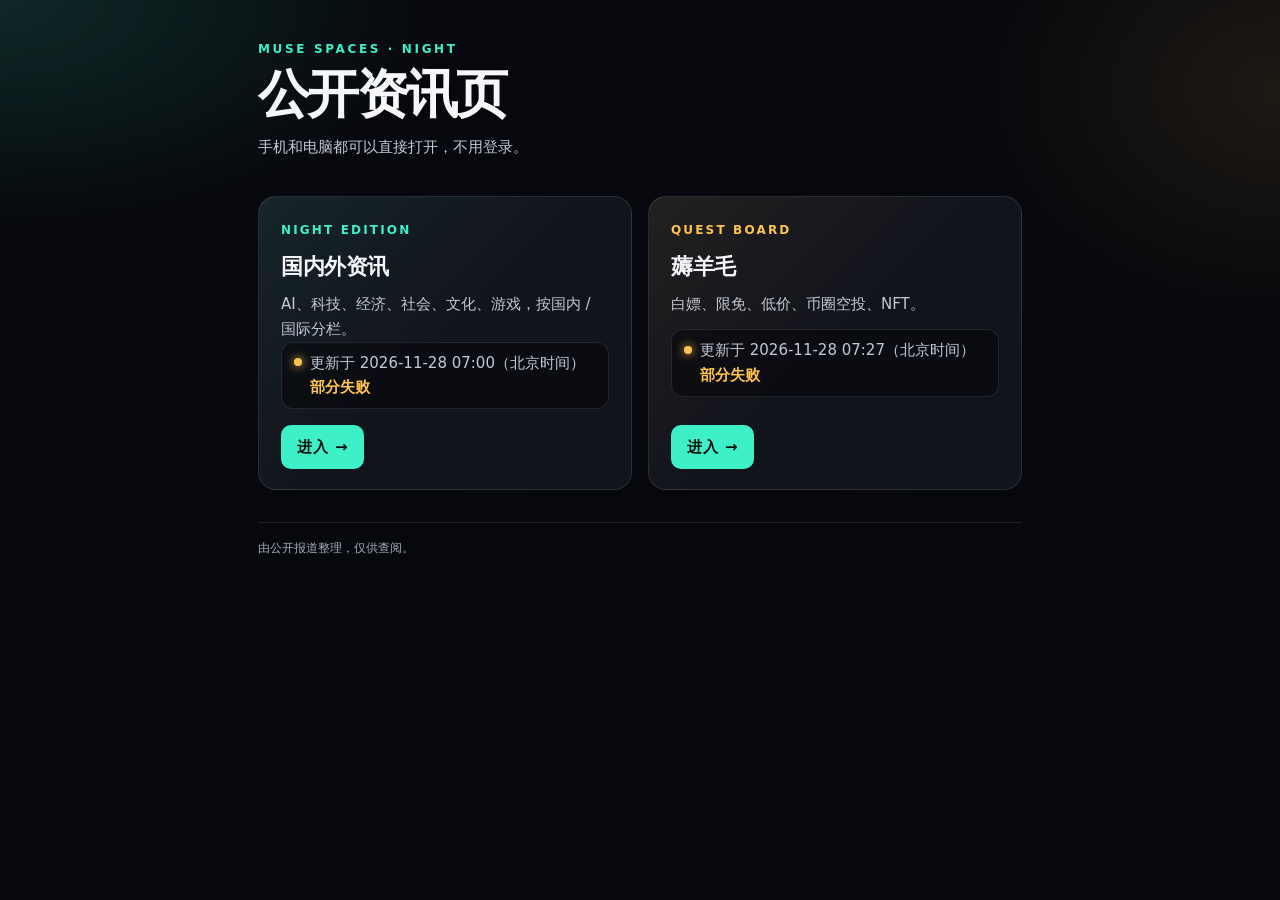
<file: index.html>
<!DOCTYPE html>
<html lang="zh-CN">
<head>
  <meta charset="utf-8">
  <meta name="viewport" content="width=device-width, initial-scale=1, viewport-fit=cover">
  <title>公开资讯页</title>
  <style>/* D 夜间刊 · 公共基础样式 */
:root {
  --bg: #07080d;
  --card: #12141c;
  --line: rgba(255,255,255,.10);
  --text: #f5f7fb;
  --muted: #c3c8d4;
  --mint: #3ef0c8;
  --gold: #ffc44d;
  --rose: #ff6b81;
  --blue: #7cb8ff;
  --sans: "PingFang SC","Hiragino Sans GB","Noto Sans CJK SC","Noto Sans SC","Microsoft YaHei UI","Microsoft YaHei",system-ui,-apple-system,sans-serif;
}
*, *::before, *::after { box-sizing: border-box; }
html { -webkit-text-size-adjust: 100%; background: #07080d; }
html, body { margin: 0; }
body {
  min-height: 100vh;
  background-repeat: no-repeat;
  font-family: var(--sans);
  background:
    radial-gradient(800px 420px at 0% 0%, rgba(62,240,200,.14), transparent 55%) no-repeat,
    radial-gradient(640px 480px at 100% 10%, rgba(255,196,77,.09), transparent 50%) no-repeat,
    var(--bg);
  color: var(--text);
  line-height: 1.65;
}
a { color: inherit; text-decoration: none; }
img { max-width: 100%; height: auto; }

/* ── 通用包裹 ── */
.wrap {
  max-width: 1160px;
  margin: 0 auto;
  padding: 24px 18px 72px;
}
@media (max-width: 700px) {
  .wrap { padding: 16px 14px 56px; }
}

/* ── 顶部区域 ── */
.top {
  display: flex;
  justify-content: space-between;
  gap: 16px;
  flex-wrap: wrap;
  align-items: flex-end;
  margin-bottom: 20px;
}
.kicker {
  font-size: 12px;
  letter-spacing: .22em;
  text-transform: uppercase;
  color: var(--mint);
  font-weight: 700;
  margin: 0 0 4px;
}
h1.page-title {
  margin: 0;
  font-size: clamp(28px, 5vw, 48px);
  letter-spacing: -.04em;
  font-weight: 800;
  line-height: 1.1;
}

/* ── 状态胶囊 ── */
.pill {
  display: inline-flex;
  align-items: center;
  gap: 8px;
  border: 1px solid var(--line);
  background: rgba(18,20,28,.85);
  padding: 8px 14px;
  border-radius: 999px;
  font-size: 12px;
  color: var(--muted);
  min-height: 40px;
  white-space: nowrap;
  flex-shrink: 0;
  align-self: flex-start;
  margin-top: 4px;
}
.pill-dot {
  width: 8px;
  height: 8px;
  border-radius: 50%;
  background: var(--mint);
  box-shadow: 0 0 10px var(--mint);
  flex-shrink: 0;
}
.pill-dot.warn { background: var(--gold); box-shadow: 0 0 10px var(--gold); }
.pill-dot.fail { background: var(--rose); box-shadow: 0 0 10px var(--rose); }

/* ── 导航按钮条（站内切换：首页/资讯/薅羊毛） ── */
.site-nav {
  display: flex;
  gap: 8px;
  flex-wrap: wrap;
  margin: 0 0 18px;
}
.site-nav a {
  display: inline-flex;
  align-items: center;
  min-height: 40px;
  white-space: nowrap;
  border: 1px solid var(--line);
  background: var(--card);
  color: var(--muted);
  border-radius: 10px;
  padding: 6px 14px;
  font-size: 13px;
  text-decoration: none;
  transition: border-color .15s;
}
.site-nav a:hover { border-color: rgba(255,255,255,.3); color: var(--text); }
.site-nav a.current {
  color: #04110d;
  background: var(--mint);
  border-color: var(--mint);
  font-weight: 800;
}

/* ── 试跑样例横幅 ── */
.banner-sample {
  display: inline-flex;
  align-items: center;
  min-height: 32px;
  margin: 0 0 12px;
  padding: 4px 12px;
  border: 1px solid var(--gold);
  color: var(--gold);
  background: rgba(255,196,77,.08);
  border-radius: 8px;
  font-size: 13px;
  font-weight: 700;
  letter-spacing: .06em;
}

/* ── 失败面板 ── */
.fail-panel {
  background: rgba(58,18,24,.5);
  border: 1px solid #7a303c;
  border-radius: 16px;
  padding: 40px 20px;
  text-align: center;
  font-size: 1.15rem;
  color: #ffc1c8;
  font-weight: 700;
}

/* ── 重点徽章 ── */
.badges {
  display: inline-flex;
  gap: 4px;
  flex-wrap: wrap;
  margin-bottom: 6px;
}
.badge {
  display: inline-flex;
  align-items: center;
  font-size: 12px;
  font-weight: 800;
  letter-spacing: .06em;
  padding: 2px 8px;
  border-radius: 6px;
  line-height: 1.6;
}
.badge-important { background: #ff6b81; color: #1a0008; }
.badge-hot       { background: #ffc44d; color: #1a0d00; }
.badge-useful    { background: #3ef0c8; color: #001a14; }

/* ── 原文标题副标题 ── */
.title-en {
  font-size: 13px;
  color: #9eaabf;
  line-height: 1.5;
  margin: 2px 0 8px;
  overflow-wrap: anywhere;
  word-break: break-word;
}

/* ── 页脚 ── */
footer {
  margin-top: 32px;
  padding-top: 16px;
  border-top: 1px solid var(--line);
  color: #a3aab8;
  font-size: 12px;
  line-height: 1.6;
  display: flex;
  flex-direction: column;
  align-items: flex-start;
  gap: 6px;
}
footer p { margin: 0; }
footer .visit-count {
  font-size: 11px;
  color: #8b919e;
  letter-spacing: .02em;
  line-height: 1.6;
  max-width: 100%;
  overflow-wrap: anywhere;
}

/* D 夜间刊 · 首页样式 */

/* ── 首页容器缩窄一些 ── */
.wrap {
  max-width: 800px;
  padding: 40px 18px 72px;
}
@media (max-width: 700px) {
  .wrap { padding: 24px 14px 56px; }
}

/* ── 首页顶部 ── */
.index-top {
  margin-bottom: 36px;
}
.index-top .kicker { margin-bottom: 6px; }
.index-top h1 {
  margin: 0 0 12px;
  font-size: clamp(28px, 6vw, 52px);
  letter-spacing: -.05em;
  font-weight: 800;
  line-height: 1.1;
}
.index-top .lead {
  margin: 0;
  font-size: 15px;
  color: var(--muted);
  line-height: 1.65;
}

/* ── 两个空间入口卡片 ── */
.entries {
  display: grid;
  grid-template-columns: 1fr 1fr;
  gap: 16px;
}
@media (max-width: 600px) {
  .entries { grid-template-columns: 1fr; }
}

.card {
  display: flex;
  flex-direction: column;
  background: var(--card);
  border: 1px solid var(--line);
  border-radius: 18px;
  padding: 24px 22px 20px;
  text-decoration: none;
  color: inherit;
  min-height: 160px;
  transition: border-color .15s, box-shadow .15s;
}
.card:hover {
  border-color: rgba(62,240,200,.4);
  box-shadow: 0 8px 32px rgba(0,0,0,.3);
}
.card:last-child:hover {
  border-color: rgba(255,196,77,.4);
}
.card:first-child { /* 资讯入口带薄荷渐变 */
  background:
    linear-gradient(135deg, rgba(62,240,200,.08), transparent 50%),
    var(--card);
}
.card:last-child { /* 薅羊毛入口带金色渐变 */
  background:
    linear-gradient(135deg, rgba(255,196,77,.07), transparent 50%),
    var(--card);
}

.card-kicker {
  font-size: 12px;
  letter-spacing: .18em;
  text-transform: uppercase;
  font-weight: 800;
  color: var(--mint);
  margin-bottom: 8px;
}
.card:last-child .card-kicker {
  color: var(--gold);
}

.card h2 {
  margin: 0 0 8px;
  font-size: 1.35rem;
  font-weight: 800;
  letter-spacing: -.02em;
}
.card > p {
  margin: 0 0 auto;
  font-size: 15px;
  color: var(--muted);
  line-height: 1.65;
}
.space-meta {
  margin-top: 16px;
  font-size: 14px;
  color: #c3c8d4;
  line-height: 1.5;
  display: flex;
  align-items: flex-start;
  gap: 8px;
  padding: 8px 12px;
  border: 1px solid var(--line);
  border-radius: 12px;
  background: rgba(7,8,13,.6);
  align-self: flex-start;
  max-width: 100%;
}
.space-meta .dot {
  width: 8px;
  height: 8px;
  border-radius: 50%;
  background: var(--mint);
  box-shadow: 0 0 10px var(--mint);
  flex: none;
  margin-top: calc((1.5em - 8px) / 2);
}
.space-meta-text {
  min-width: 0;
  flex: 1;
}
.space-meta:has(.status-partial) .dot { background: var(--gold); box-shadow: 0 0 10px var(--gold); }
.space-meta:has(.status-fail) .dot { background: var(--rose); box-shadow: 0 0 10px var(--rose); }
.space-meta .status-fail,
.space-meta .status-partial {
  display: inline-block;
  font-weight: 700;
  white-space: nowrap;
}
.space-meta .status-fail    { color: var(--rose); }
.space-meta .status-partial { color: var(--gold); }

/* 状态数量标注（如果有）：右下角入口标签 */
.card-enter {
  display: inline-flex;
  align-items: center;
  min-height: 44px;
  padding: 8px 16px;
  border-radius: 10px;
  background: var(--mint);
  color: #04110d;
  font-size: 15px;
  font-weight: 800;
  align-self: flex-start;
  margin-top: 16px;
  letter-spacing: .06em;
}
</style>
</head>
<body>
  <div class="wrap">
    <div class="index-top">
      <div class="kicker">Muse Spaces · Night</div>
      <h1>公开资讯页</h1>
      <p class="lead">手机和电脑都可以直接打开，不用登录。</p>
    </div>
    
    <main class="entries">
      <a class="card" href="news/">
        <span class="card-kicker">Night Edition</span>
        <h2>国内外资讯</h2>
        <p>AI、科技、经济、社会、文化、游戏，按国内 / 国际分栏。</p>
        <p class="space-meta"><span class="dot"></span><span class="space-meta-text">更新于 2026-11-28 07:00（北京时间） <span class="status-partial">部分失败</span></span></p>
        <span class="card-enter">进入 →</span>
      </a>
      <a class="card" href="deals/">
        <span class="card-kicker">Quest Board</span>
        <h2>薅羊毛</h2>
        <p>白嫖、限免、低价、币圈空投、NFT。</p>
        <p class="space-meta"><span class="dot"></span><span class="space-meta-text">更新于 2026-11-28 07:27（北京时间） <span class="status-partial">部分失败</span></span></p>
        <span class="card-enter">进入 →</span>
      </a>
    </main>
    <footer>
      <p>由公开报道整理，仅供查阅。</p>
      <p class="visit-count" id="busuanzi_container_site_pv" style="display:none">全站访问 <span id="busuanzi_value_site_pv"></span> 次 · 访客 <span id="busuanzi_value_site_uv"></span> 人</p>
    </footer>
  </div>
  <script async src="https://busuanzi.ibruce.info/busuanzi/2.3/busuanzi.pure.mini.js"></script>
</body>
</html>
</file>
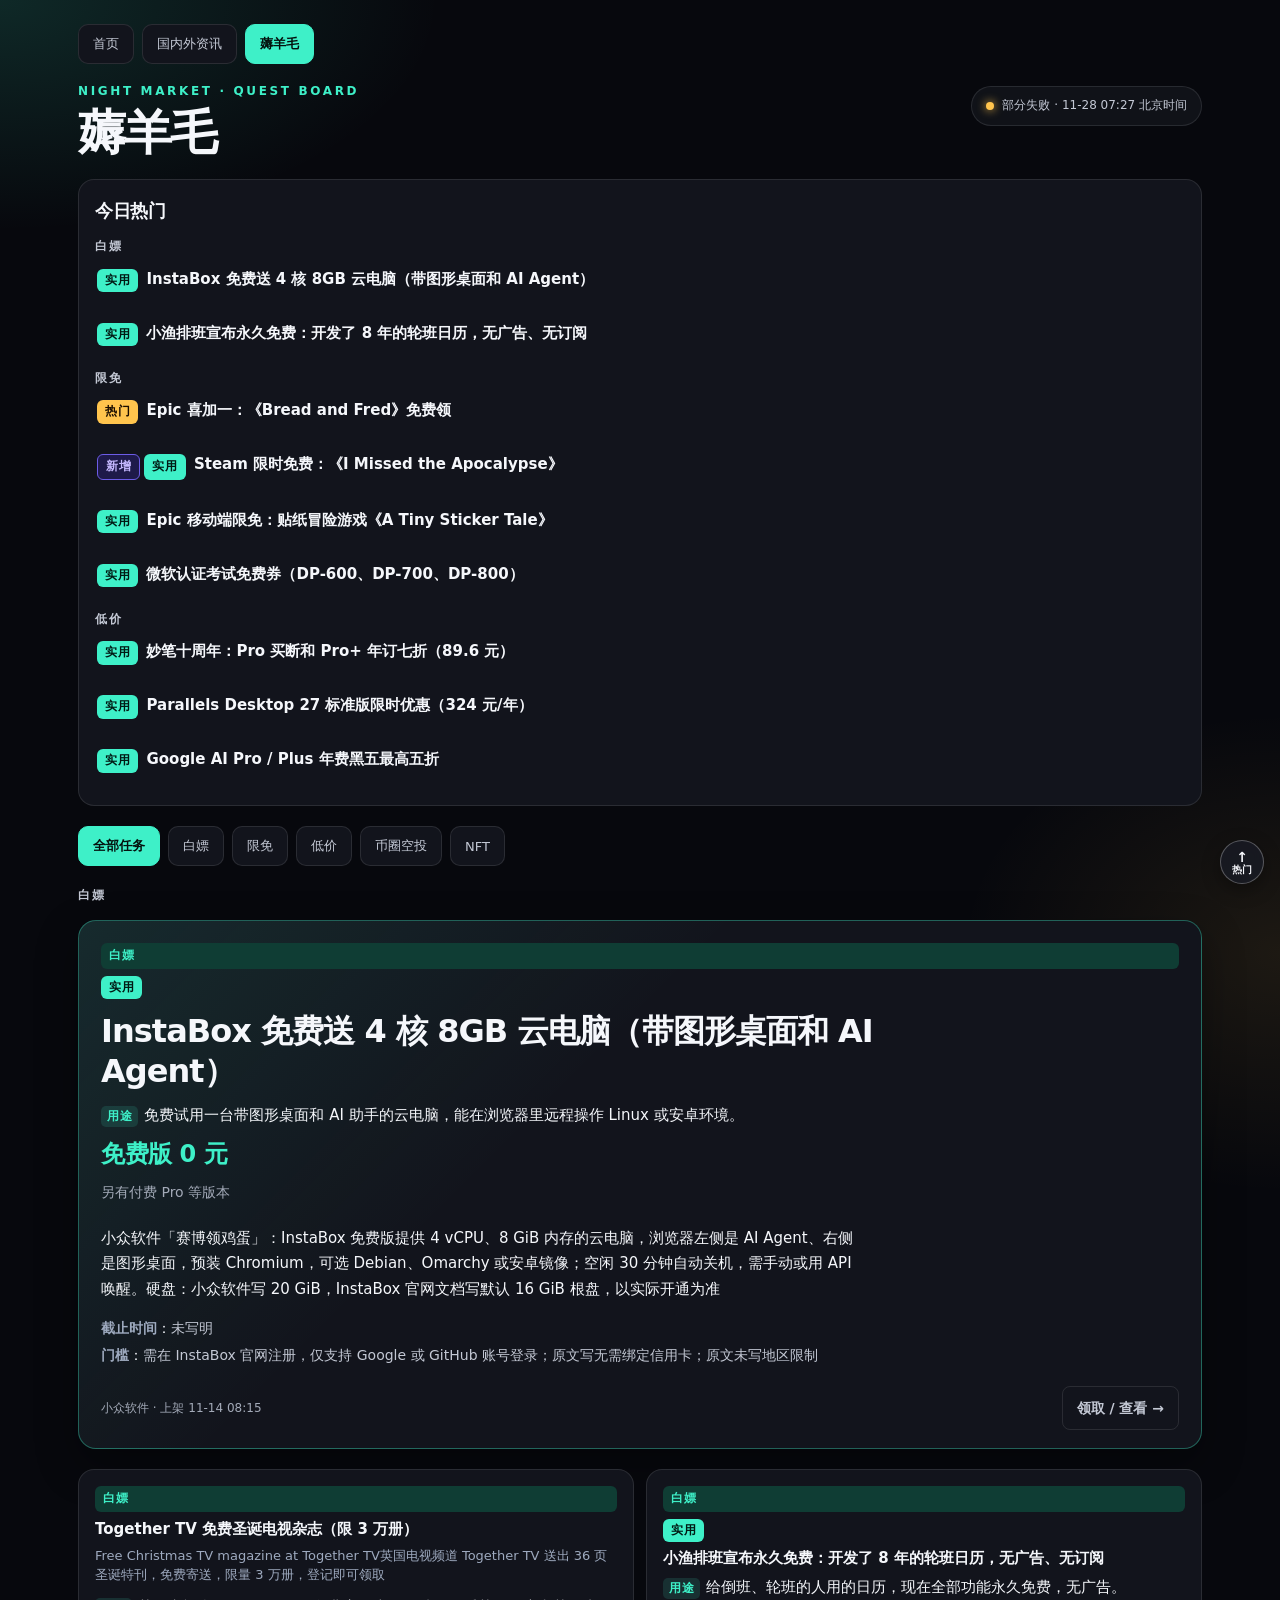
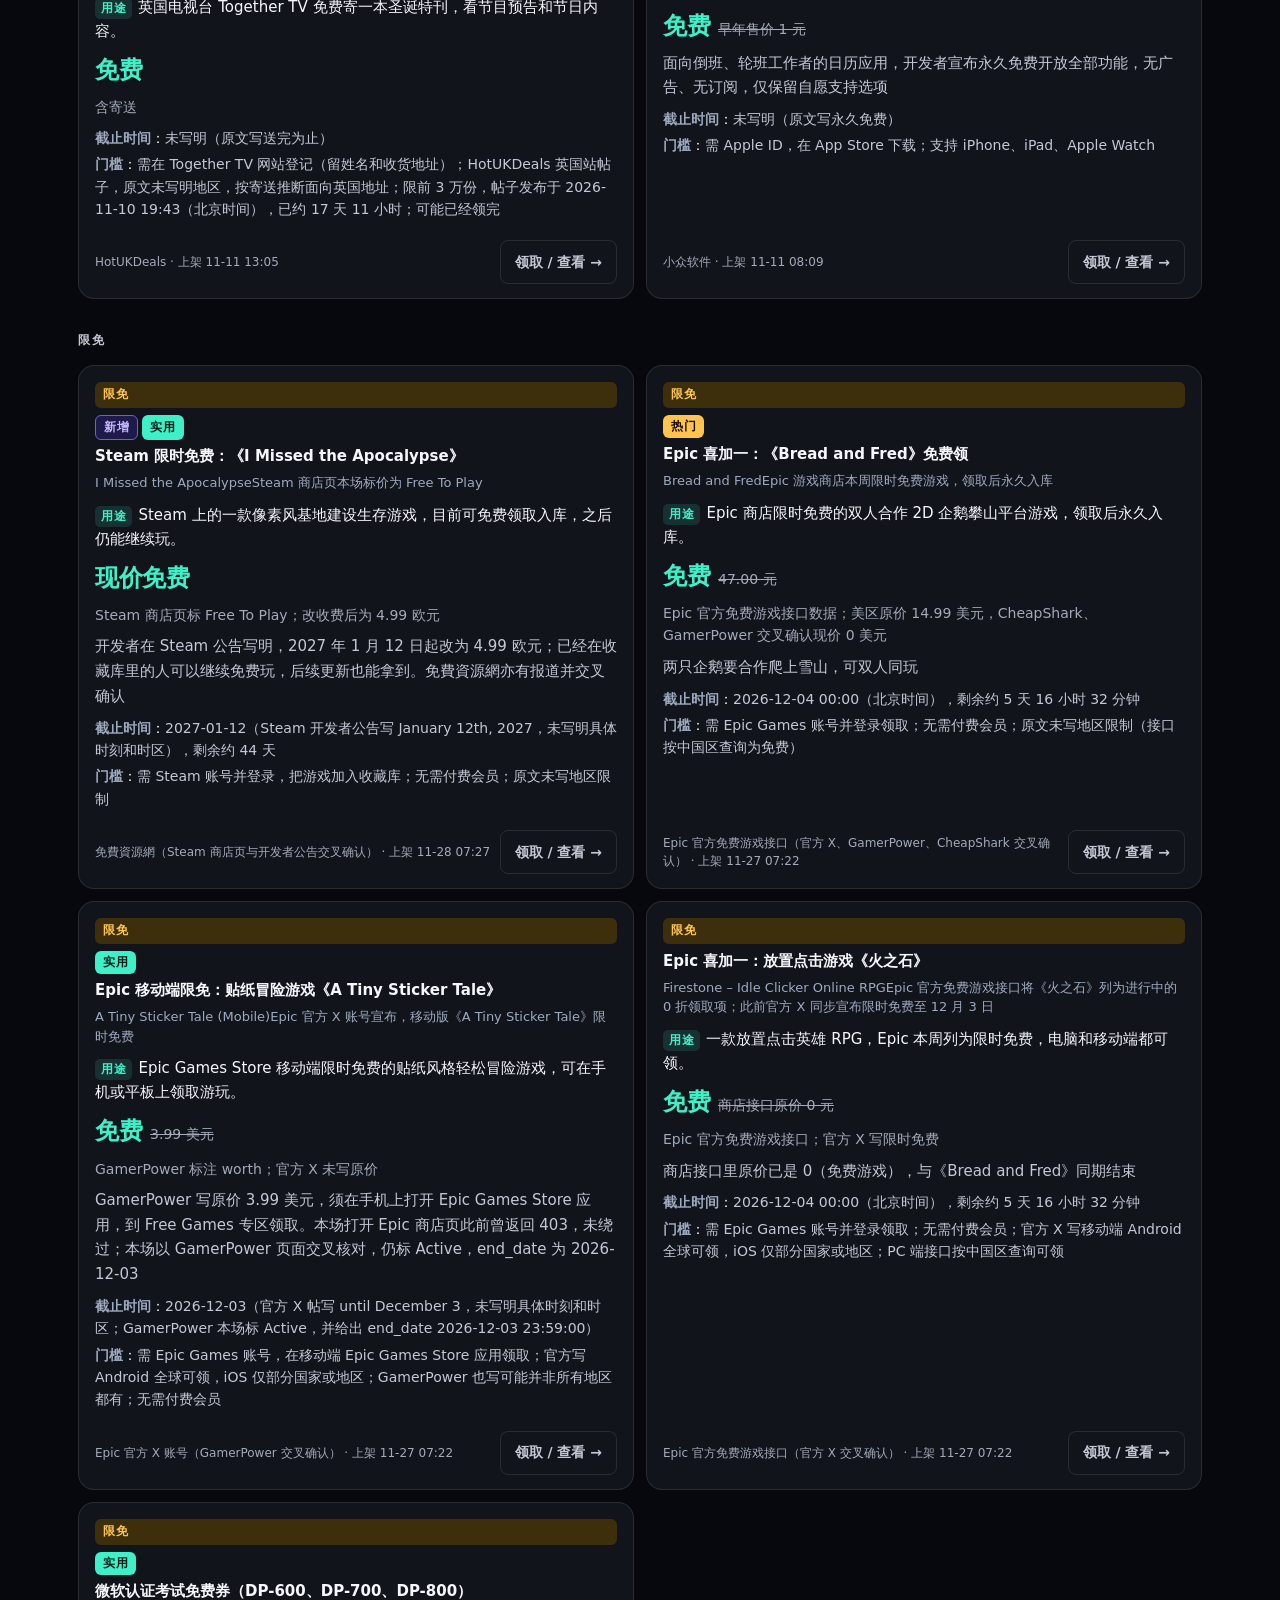
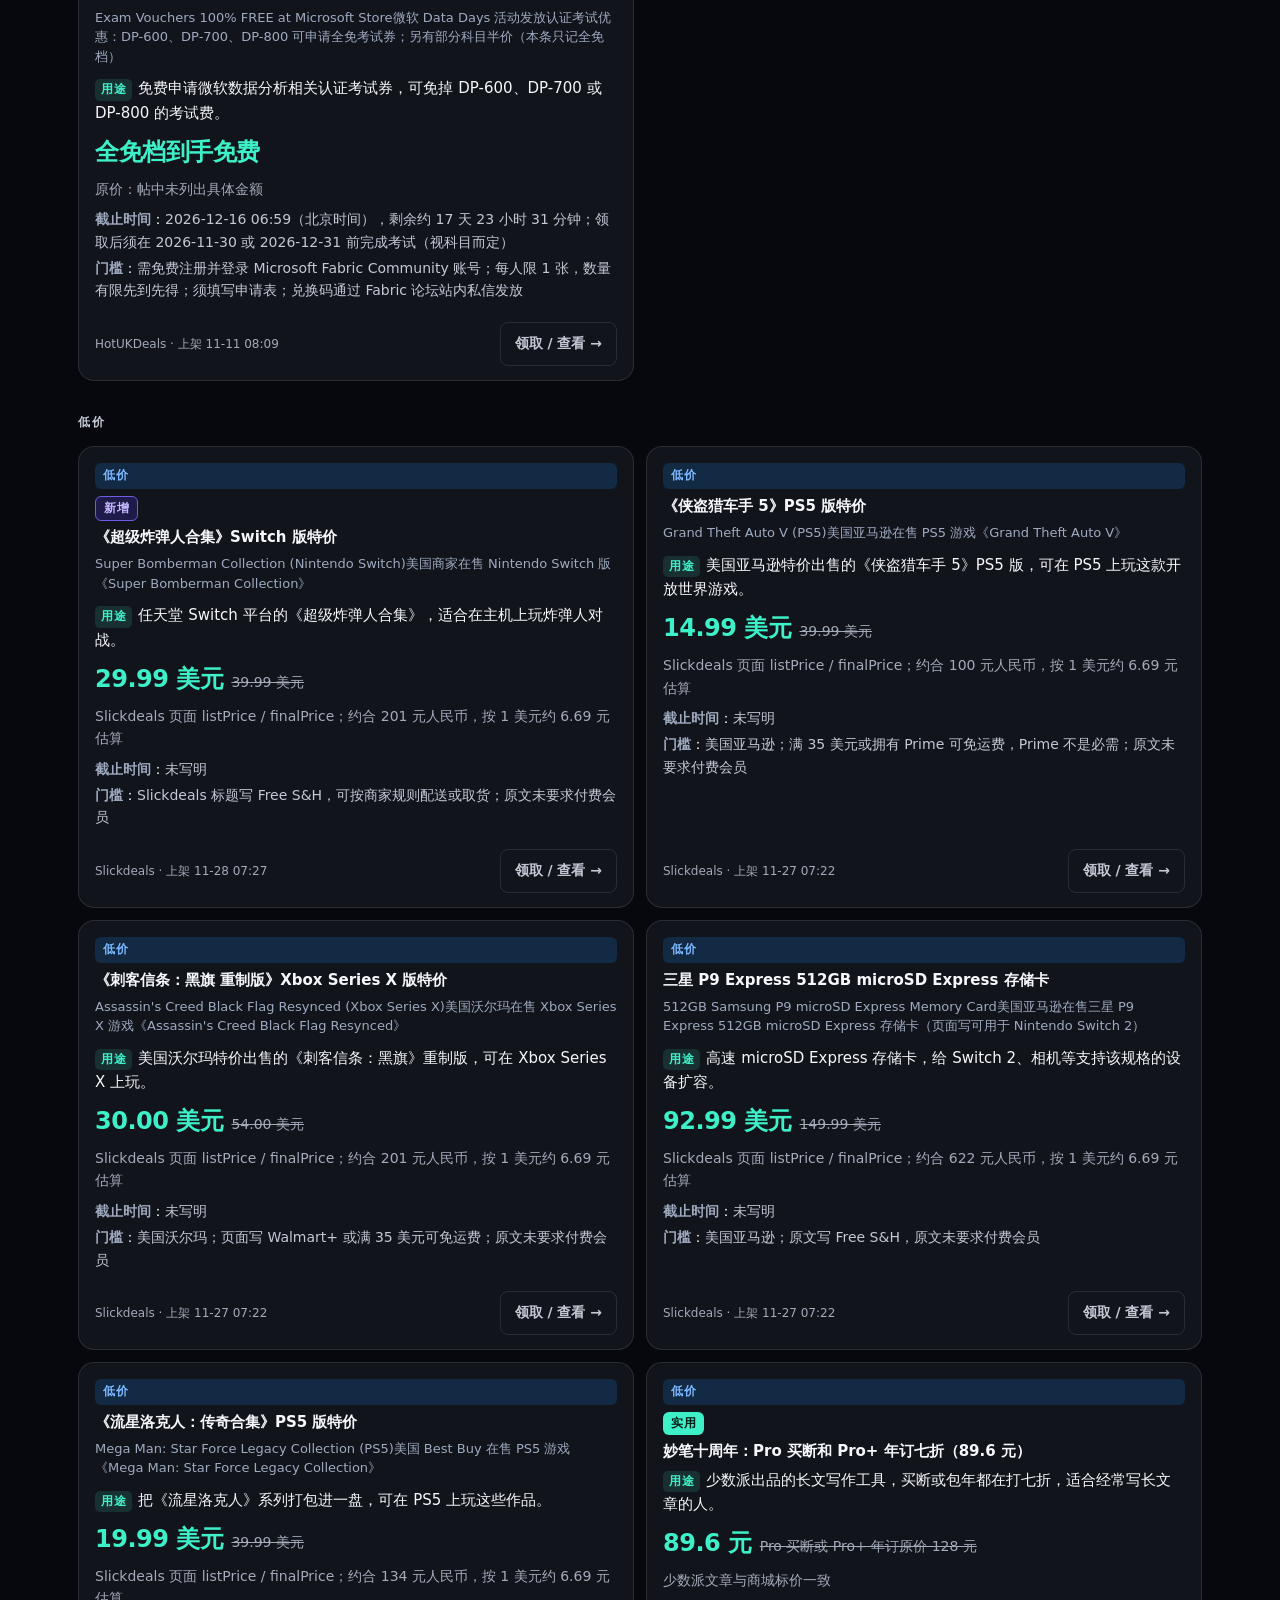
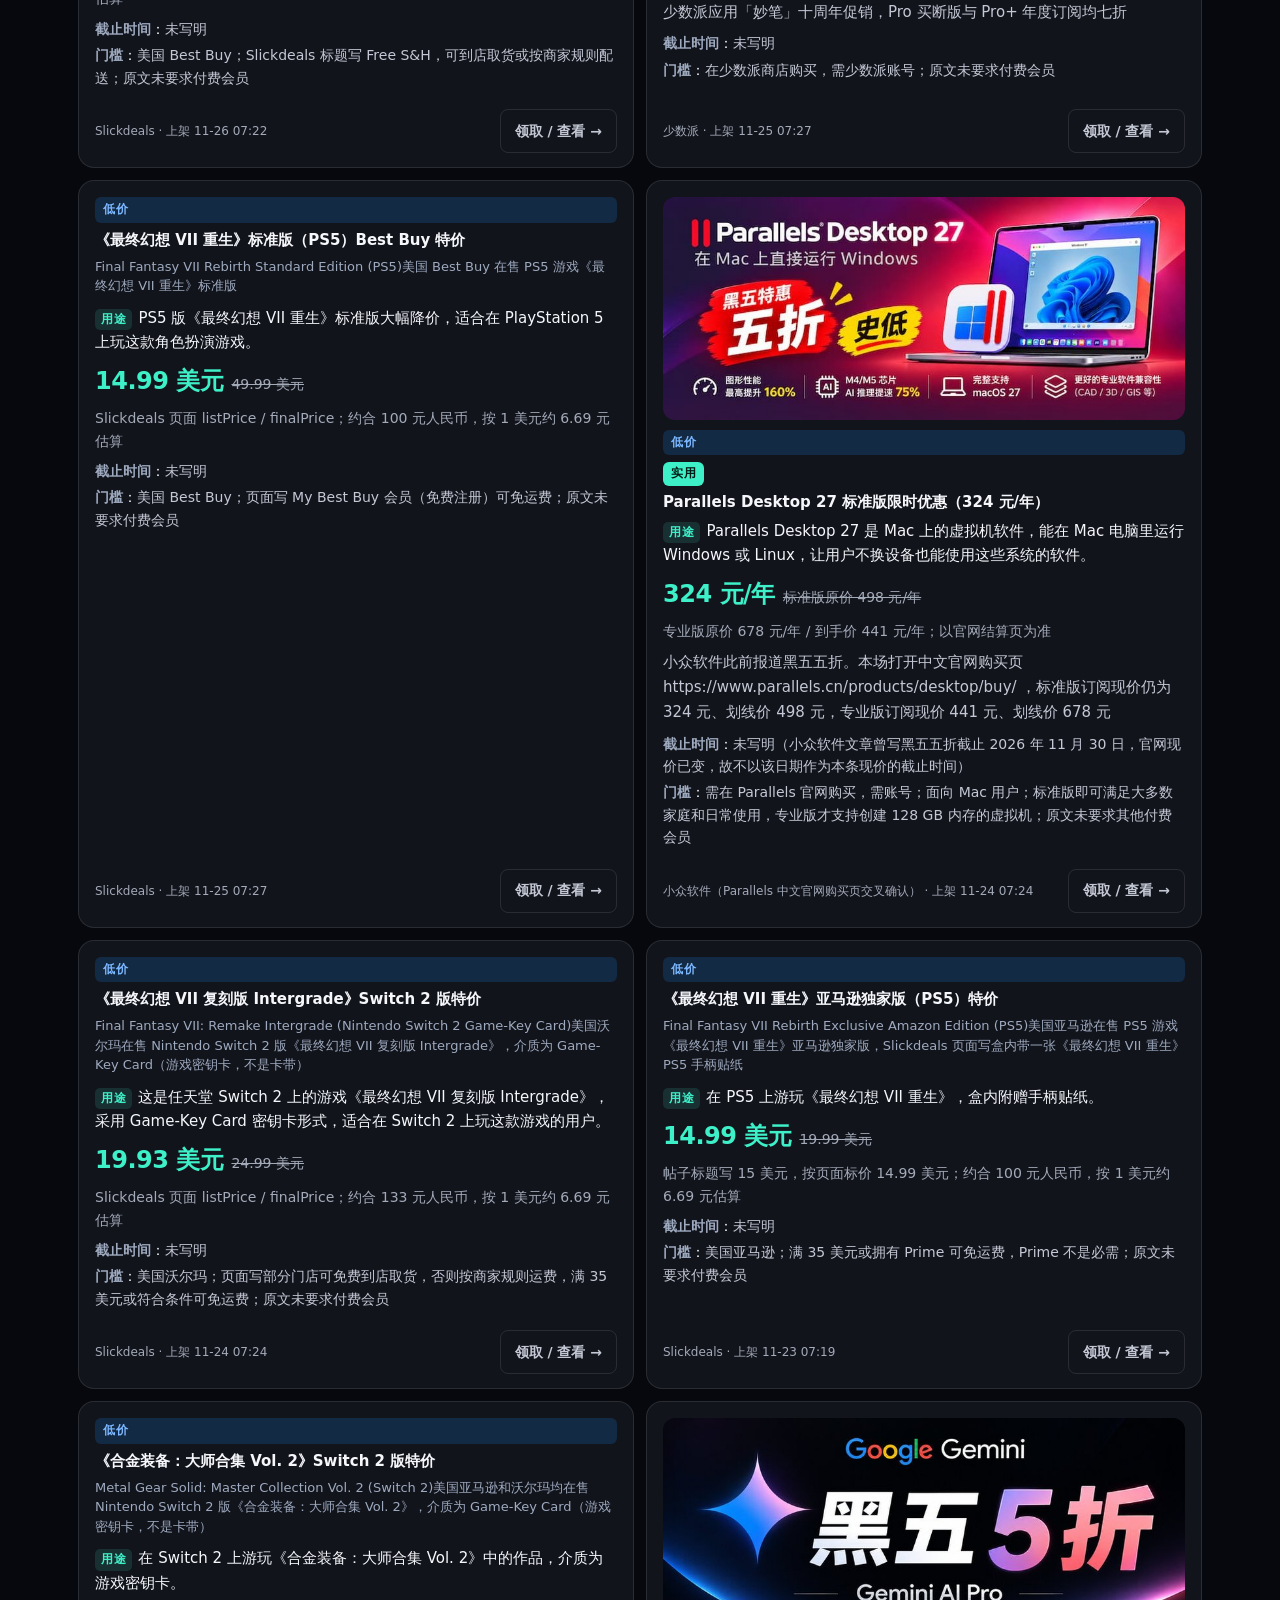
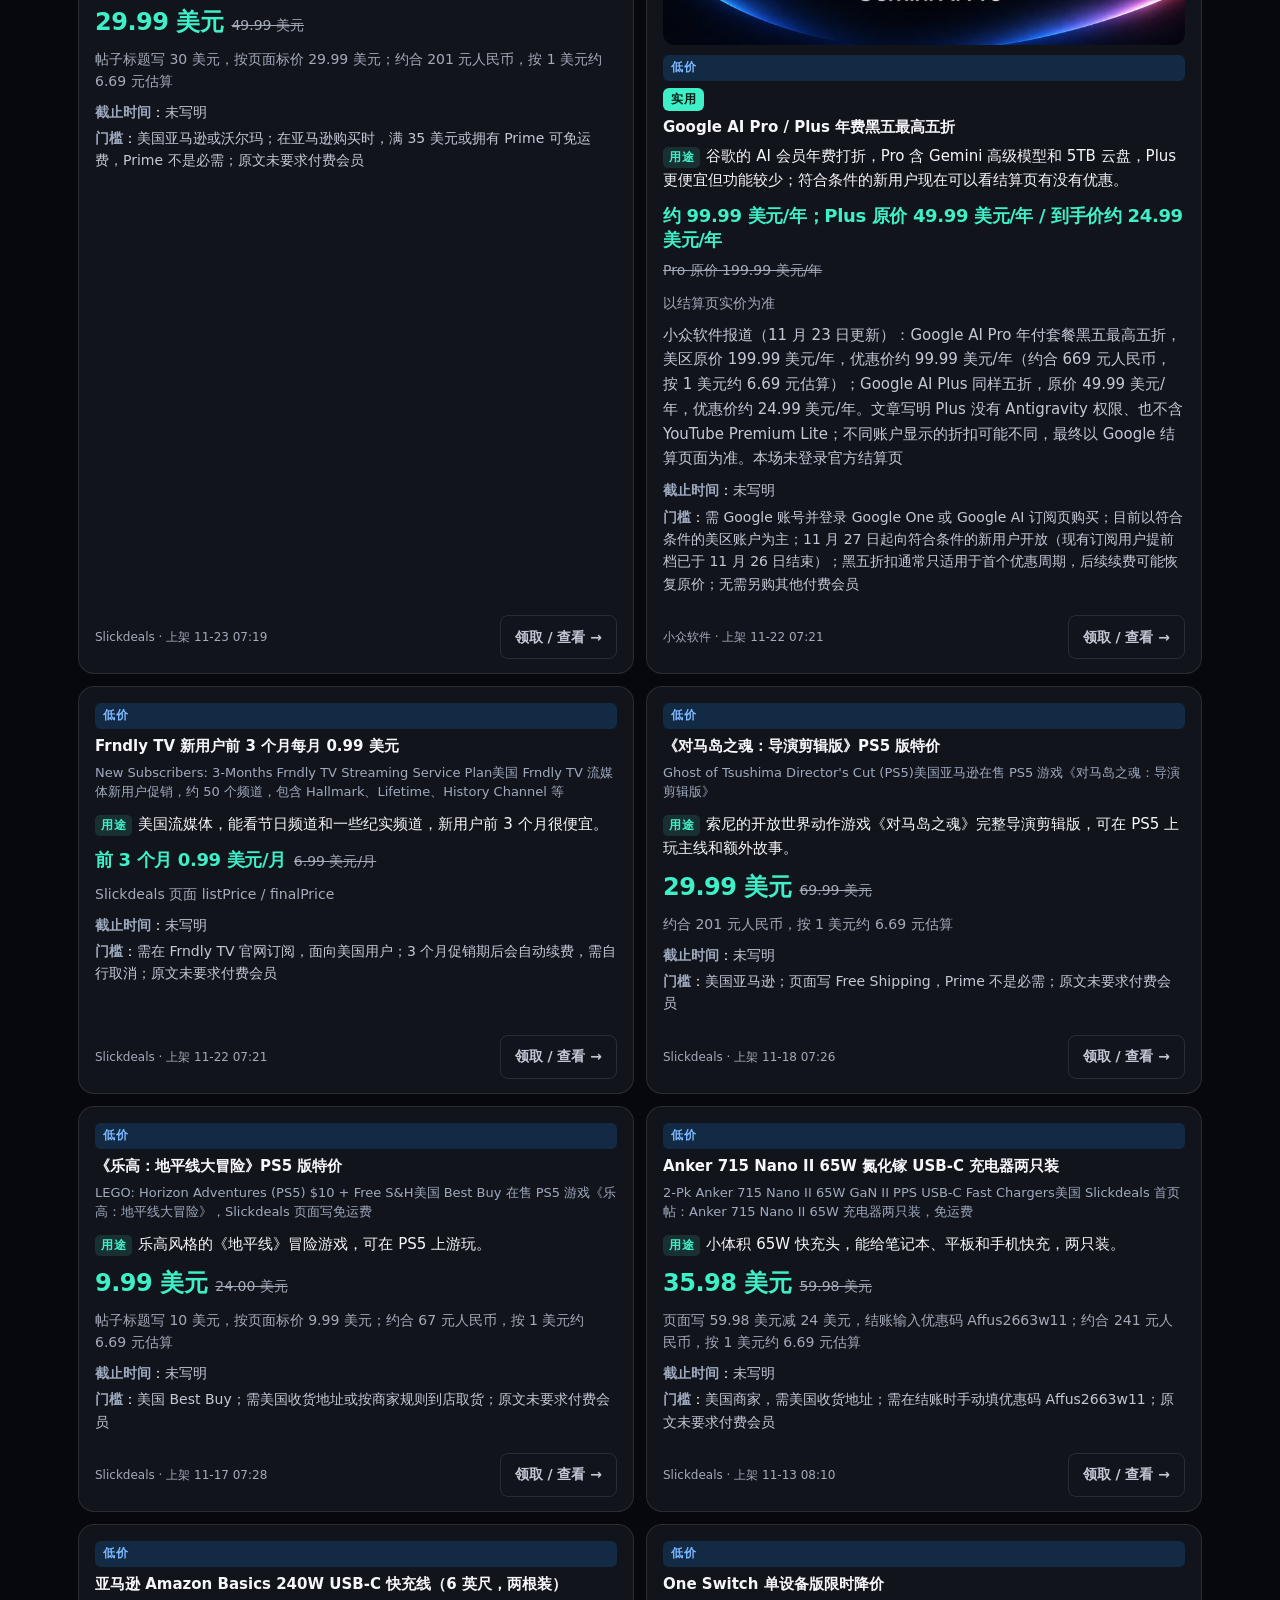
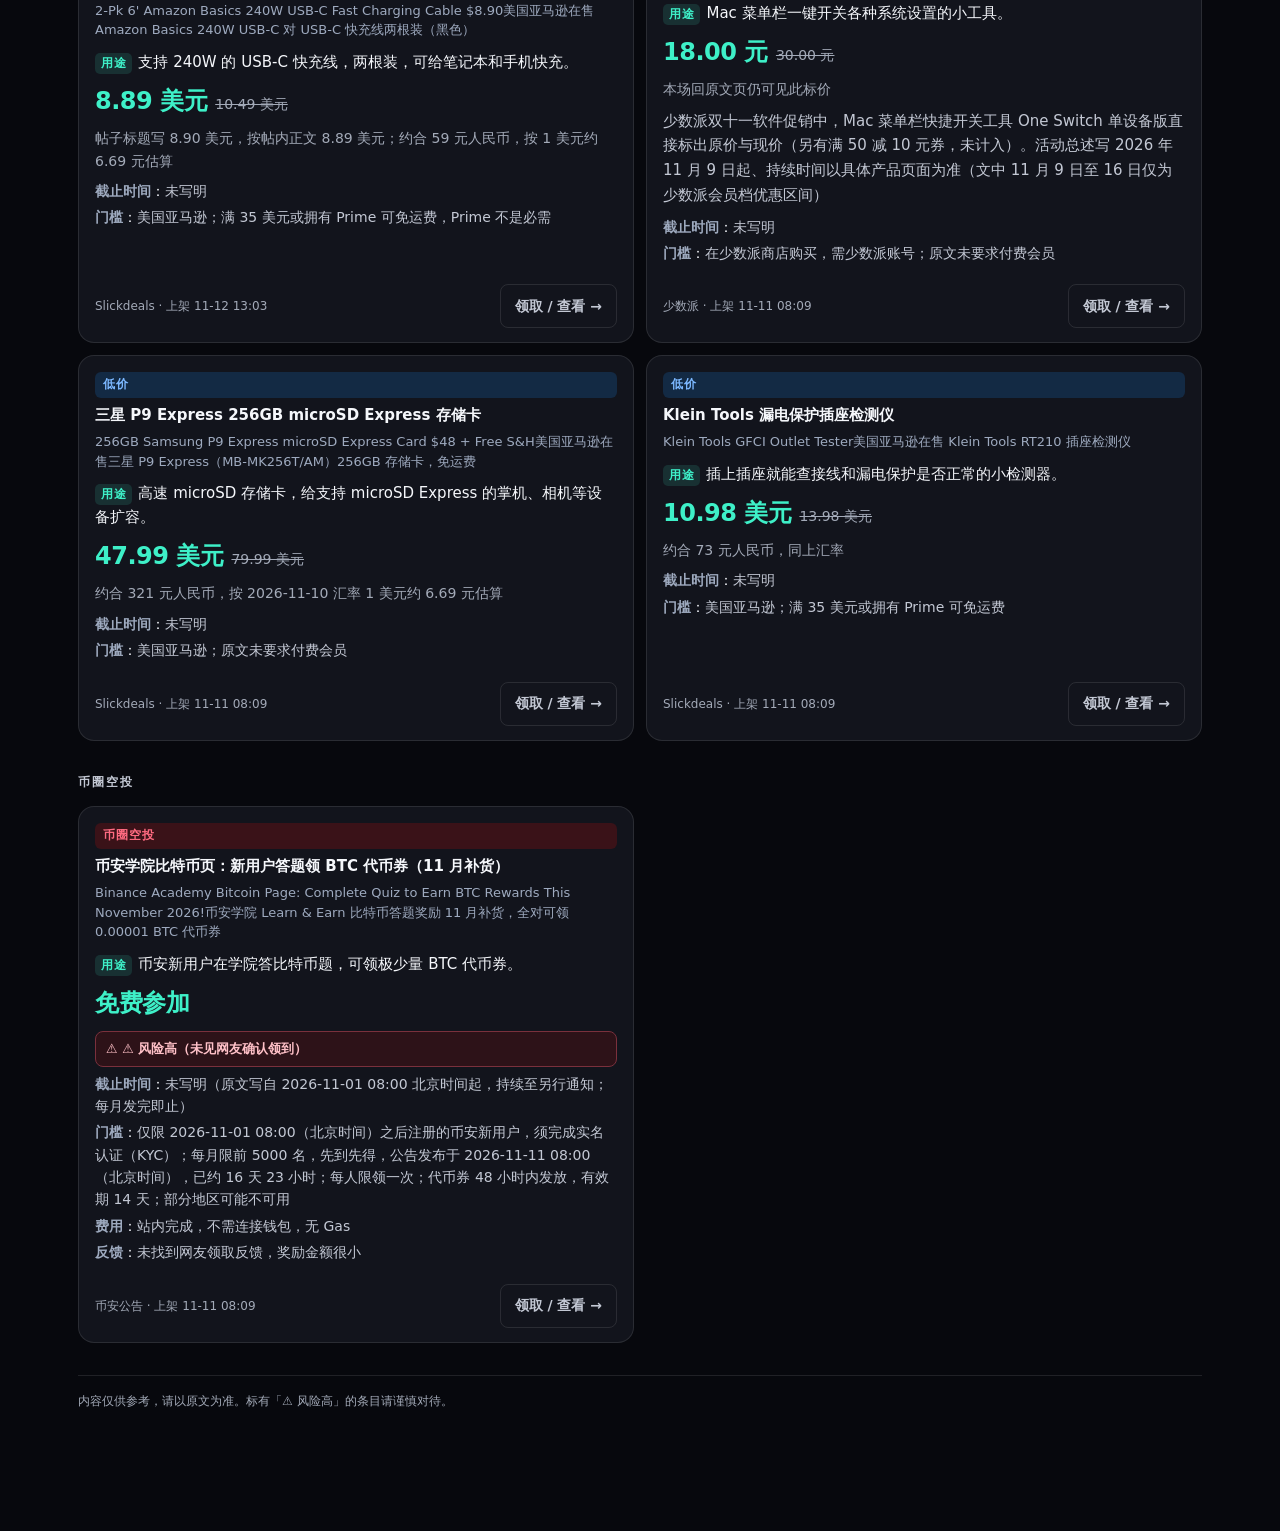
<file: deals/index.html>
<!DOCTYPE html>
<html lang="zh-CN">
<head>
  <meta charset="utf-8">
  <meta name="viewport" content="width=device-width, initial-scale=1, viewport-fit=cover">
  <title>薅羊毛 · 夜市任务板</title>
  <meta name="format-detection" content="telephone=no">
  <meta name="muse-updated" content="更新于 2026-11-28 07:27（北京时间）">
  <meta name="muse-status" content="部分失败">
  <style>/* D 夜间刊 · 公共基础样式 */
:root {
  --bg: #07080d;
  --card: #12141c;
  --line: rgba(255,255,255,.10);
  --text: #f5f7fb;
  --muted: #c3c8d4;
  --mint: #3ef0c8;
  --gold: #ffc44d;
  --rose: #ff6b81;
  --blue: #7cb8ff;
  --sans: "PingFang SC","Hiragino Sans GB","Noto Sans CJK SC","Noto Sans SC","Microsoft YaHei UI","Microsoft YaHei",system-ui,-apple-system,sans-serif;
}
*, *::before, *::after { box-sizing: border-box; }
html { -webkit-text-size-adjust: 100%; background: #07080d; }
html, body { margin: 0; }
body {
  min-height: 100vh;
  background-repeat: no-repeat;
  font-family: var(--sans);
  background:
    radial-gradient(800px 420px at 0% 0%, rgba(62,240,200,.14), transparent 55%) no-repeat,
    radial-gradient(640px 480px at 100% 10%, rgba(255,196,77,.09), transparent 50%) no-repeat,
    var(--bg);
  color: var(--text);
  line-height: 1.65;
}
a { color: inherit; text-decoration: none; }
img { max-width: 100%; height: auto; }

/* ── 通用包裹 ── */
.wrap {
  max-width: 1160px;
  margin: 0 auto;
  padding: 24px 18px 72px;
}
@media (max-width: 700px) {
  .wrap { padding: 16px 14px 56px; }
}

/* ── 顶部区域 ── */
.top {
  display: flex;
  justify-content: space-between;
  gap: 16px;
  flex-wrap: wrap;
  align-items: flex-end;
  margin-bottom: 20px;
}
.kicker {
  font-size: 12px;
  letter-spacing: .22em;
  text-transform: uppercase;
  color: var(--mint);
  font-weight: 700;
  margin: 0 0 4px;
}
h1.page-title {
  margin: 0;
  font-size: clamp(28px, 5vw, 48px);
  letter-spacing: -.04em;
  font-weight: 800;
  line-height: 1.1;
}

/* ── 状态胶囊 ── */
.pill {
  display: inline-flex;
  align-items: center;
  gap: 8px;
  border: 1px solid var(--line);
  background: rgba(18,20,28,.85);
  padding: 8px 14px;
  border-radius: 999px;
  font-size: 12px;
  color: var(--muted);
  min-height: 40px;
  white-space: nowrap;
  flex-shrink: 0;
  align-self: flex-start;
  margin-top: 4px;
}
.pill-dot {
  width: 8px;
  height: 8px;
  border-radius: 50%;
  background: var(--mint);
  box-shadow: 0 0 10px var(--mint);
  flex-shrink: 0;
}
.pill-dot.warn { background: var(--gold); box-shadow: 0 0 10px var(--gold); }
.pill-dot.fail { background: var(--rose); box-shadow: 0 0 10px var(--rose); }

/* ── 导航按钮条（站内切换：首页/资讯/薅羊毛） ── */
.site-nav {
  display: flex;
  gap: 8px;
  flex-wrap: wrap;
  margin: 0 0 18px;
}
.site-nav a {
  display: inline-flex;
  align-items: center;
  min-height: 40px;
  white-space: nowrap;
  border: 1px solid var(--line);
  background: var(--card);
  color: var(--muted);
  border-radius: 10px;
  padding: 6px 14px;
  font-size: 13px;
  text-decoration: none;
  transition: border-color .15s;
}
.site-nav a:hover { border-color: rgba(255,255,255,.3); color: var(--text); }
.site-nav a.current {
  color: #04110d;
  background: var(--mint);
  border-color: var(--mint);
  font-weight: 800;
}

/* ── 试跑样例横幅 ── */
.banner-sample {
  display: inline-flex;
  align-items: center;
  min-height: 32px;
  margin: 0 0 12px;
  padding: 4px 12px;
  border: 1px solid var(--gold);
  color: var(--gold);
  background: rgba(255,196,77,.08);
  border-radius: 8px;
  font-size: 13px;
  font-weight: 700;
  letter-spacing: .06em;
}

/* ── 失败面板 ── */
.fail-panel {
  background: rgba(58,18,24,.5);
  border: 1px solid #7a303c;
  border-radius: 16px;
  padding: 40px 20px;
  text-align: center;
  font-size: 1.15rem;
  color: #ffc1c8;
  font-weight: 700;
}

/* ── 重点徽章 ── */
.badges {
  display: inline-flex;
  gap: 4px;
  flex-wrap: wrap;
  margin-bottom: 6px;
}
.badge {
  display: inline-flex;
  align-items: center;
  font-size: 12px;
  font-weight: 800;
  letter-spacing: .06em;
  padding: 2px 8px;
  border-radius: 6px;
  line-height: 1.6;
}
.badge-important { background: #ff6b81; color: #1a0008; }
.badge-hot       { background: #ffc44d; color: #1a0d00; }
.badge-useful    { background: #3ef0c8; color: #001a14; }

/* ── 原文标题副标题 ── */
.title-en {
  font-size: 13px;
  color: #9eaabf;
  line-height: 1.5;
  margin: 2px 0 8px;
  overflow-wrap: anywhere;
  word-break: break-word;
}

/* ── 页脚 ── */
footer {
  margin-top: 32px;
  padding-top: 16px;
  border-top: 1px solid var(--line);
  color: #a3aab8;
  font-size: 12px;
  line-height: 1.6;
  display: flex;
  flex-direction: column;
  align-items: flex-start;
  gap: 6px;
}
footer p { margin: 0; }
footer .visit-count {
  font-size: 11px;
  color: #8b919e;
  letter-spacing: .02em;
  line-height: 1.6;
  max-width: 100%;
  overflow-wrap: anywhere;
}

/* D 夜市任务板 · 薅羊毛页样式 */

/* ── 状态文字（已在 pill 里体现） ── */
.status-partial { display: none; }

/* ── 平滑滚动 / 底部留白（避免 FAB 遮挡） ── */
html { scroll-behavior: smooth; }
.wrap { padding-bottom: 120px; }
@media (max-width: 700px) {
  .wrap { padding-bottom: 120px; }
  .item-foot { padding-right: 60px; }
}

/* ── 今日热门区 ── */
.hot-zone {
  margin: 0 0 20px;
  padding: 18px 16px 10px;
  background: var(--card);
  border: 1px solid var(--line);
  border-radius: 16px;
}
.hot-title {
  margin: 0 0 14px;
  font-size: 18px;
  line-height: 1.4;
  font-weight: 800;
  letter-spacing: -.02em;
}
.hot-group { margin: 0 0 10px; }
.hot-sec {
  font-size: 12px;
  letter-spacing: .18em;
  text-transform: uppercase;
  color: var(--muted);
  margin: 0 0 4px;
  font-weight: 700;
}
.hot-list {
  list-style: none;
  margin: 0;
  padding: 0;
}
.hot-list li + li { margin-top: 10px; }
.hot-link {
  display: flex;
  align-items: flex-start;
  gap: 8px;
  flex-wrap: nowrap;
  min-height: 44px;
  padding: 6px 2px;
  color: var(--text);
  text-decoration: none;
}
.hot-link .badges { flex: 0 0 auto; margin-top: 2px; }
.hot-link:hover .hot-text { color: var(--mint); }
.hot-text {
  flex: 1;
  min-width: 0;
  font-size: 15px;
  line-height: 1.65;
  overflow-wrap: anywhere;
  font-weight: 650;
}
.hot-anchor { height: 0; overflow: hidden; }

/* ── 卡片锚点高亮 ── */
.item { scroll-margin-top: 16px; }
.item:target {
  border-color: rgba(62,240,200,.7);
  box-shadow: 0 0 0 3px rgba(62,240,200,.35);
  animation: target-flash 1.8s ease;
}
.feat-item { scroll-margin-top: 16px; }
.feat-item:target {
  border-color: rgba(62,240,200,.9);
  box-shadow: 0 0 0 4px rgba(62,240,200,.4);
  animation: target-flash 1.8s ease;
}
@keyframes target-flash {
  0% { box-shadow: 0 0 0 6px rgba(62,240,200,.55); }
  100% { box-shadow: 0 0 0 3px rgba(62,240,200,.35); }
}

/* ── 回到热门悬浮按钮 ── */
.back-to-hot {
  position: fixed;
  right: 16px;
  bottom: max(16px, env(safe-area-inset-bottom, 0px));
  z-index: 40;
  box-sizing: border-box;
  display: inline-flex;
  flex-direction: column;
  align-items: center;
  justify-content: center;
  gap: 0;
  width: 44px;
  height: 44px;
  min-width: 44px;
  min-height: 44px;
  padding: 4px 0 3px;
  border-radius: 50%;
  background: rgba(26, 29, 40, 0.72);
  border: 1px solid rgba(255,255,255,.28);
  color: #f5f7fb;
  text-decoration: none;
  box-shadow: 0 6px 18px rgba(0,0,0,.35);
  backdrop-filter: blur(6px);
  -webkit-backdrop-filter: blur(6px);
  line-height: 1;
}
.back-to-hot[hidden] { display: none !important; }
.back-to-hot-arrow {
  font-size: 14px;
  line-height: 1;
  font-weight: 700;
}
.back-to-hot-label {
  font-size: 10px;
  line-height: 1.2;
  font-weight: 700;
  letter-spacing: .04em;
}
.back-to-hot:hover { border-color: var(--mint); color: var(--mint); }

/* ── 筛选标签条（全部任务/白嫖/限免/…） ── */
.tabs {
  display: flex;
  gap: 8px;
  flex-wrap: wrap;
  margin: 0 0 20px;
}
.tabs button {
  display: inline-flex;
  align-items: center;
  min-height: 40px;
  white-space: nowrap;
  border: 1px solid var(--line);
  background: var(--card);
  color: var(--muted);
  border-radius: 10px;
  padding: 6px 14px;
  font-size: 13px;
  font-family: inherit;
  cursor: pointer;
  transition: border-color .15s, background .15s, color .15s;
}
.tabs button:hover { border-color: rgba(255,255,255,.3); color: var(--text); }
.tabs button.on {
  color: #04110d;
  background: var(--mint);
  border-color: var(--mint);
  font-weight: 800;
}

/* ── 任务网格 ── */
.boards {
  display: flex;
  flex-direction: column;
  gap: 32px;
}

.board { /* 每个栏目（白嫖/限免/…） */
  display: flex;
  flex-direction: column;
}

.board-header {
  font-size: 12px;
  letter-spacing: .18em;
  text-transform: uppercase;
  color: var(--muted);
  margin: 0 0 14px;
  font-weight: 700;
}

.board-grid {
  display: grid;
  grid-template-columns: repeat(2, 1fr);
  gap: 12px;
}
@media (max-width: 700px) {
  .board-grid { grid-template-columns: 1fr; }
}

/* ── 任务卡片 ── */
.item {
  background: var(--card);
  border: 1px solid var(--line);
  border-radius: 16px;
  padding: 16px 16px 14px;
  display: flex;
  flex-direction: column;
  transition: border-color .15s;
}
.item:hover { border-color: rgba(255,255,255,.25); }

/* 栏目标签（白嫖/限免/低价/…） */
.cat-tag {
  display: inline-block;
  font-size: 12px;
  font-weight: 800;
  letter-spacing: .08em;
  padding: 3px 8px;
  border-radius: 6px;
  margin-bottom: 7px;
}
.cat-tag.free    { background: #0f3d34; color: var(--mint); }
.cat-tag.limited { background: #3d2f0c; color: var(--gold); }
.cat-tag.deal    { background: #132a44; color: var(--blue); }
.cat-tag.airdrop,
.cat-tag.nft     { background: #3a1218; color: var(--rose); }

/* 标题 */
.item h3 {
  margin: 0 0 4px;
  font-size: 15px;
  line-height: 1.4;
  font-weight: 700;
}
.item h3 a { color: var(--text); text-decoration: none; }
.item h3 a:hover { color: var(--mint); }

/* 原文标题副标题 */
.title-en {
  font-size: 13px;
  color: #9eaabf;
  line-height: 1.5;
  margin: 2px 0 8px;
  overflow-wrap: anywhere;
  word-break: break-word;
}

/* 用途行 */
.item-use {
  font-size: 15px;
  line-height: 1.6;
  color: var(--text);
  margin: 2px 0 8px;
  overflow-wrap: anywhere;
}
.item-use-label {
  display: inline-block;
  font-size: 12px;
  font-weight: 800;
  letter-spacing: .06em;
  padding: 1px 6px;
  border-radius: 5px;
  background: rgba(62,240,200,.13);
  color: var(--mint);
  margin-right: 6px;
  vertical-align: baseline;
  line-height: 1.6;
}

/* 价格行 */
.price-row {
  display: flex;
  align-items: baseline;
  gap: 8px;
  flex-wrap: wrap;
  margin: 4px 0 8px;
}
.price-main {
  font-size: 24px;
  font-weight: 800;
  color: var(--mint);
  letter-spacing: -.02em;
  line-height: 1.3;
}
.price-main.price-long {
  font-size: 18px;
}
.price-was {
  color: #a3aab8;
  text-decoration: line-through;
  font-size: 14px;
}
.price-orig, .price-note {
  margin: 2px 0 8px;
  font-size: 14px;
  color: #a3aab8;
  line-height: 1.6;
}
.price-free { color: var(--mint); }

/* 摘要 */
.item .desc {
  margin: 0 0 8px;
  font-size: 15px;
  line-height: 1.65;
  color: var(--muted);
  overflow-wrap: anywhere;
}

/* 字段（门槛/截止/费用/反馈） */
.fields {
  margin: 0 0 6px;
  font-size: 14px;
  line-height: 1.6;
}
.fields div { margin: 0 0 4px; }
.fields dt {
  display: inline;
  color: #9eaabf;
  font-weight: 700;
}
.fields dd {
  display: inline;
  margin: 0;
  color: var(--muted);
  overflow-wrap: anywhere;
}

/* 来源行 */
.source {
  font-size: 12px;
  color: #a3aab8;
  margin: 4px 0 0;
}

/* 风险提示 */
.risk {
  background: rgba(58,18,24,.7);
  color: #ffc1c8;
  border: 1px solid #7a303c;
  border-radius: 8px;
  padding: 6px 10px;
  font-size: 13px;
  font-weight: 700;
  margin: 4px 0 6px;
  display: block;
}
.risk-reason {
  display: block;
  font-size: 12px;
  color: #ffb4b4;
  margin: 0 0 6px;
}

/* 重点徽章（继承自 common，补充定义避免遗漏） */
.badges {
  display: inline-flex;
  gap: 4px;
  flex-wrap: wrap;
  margin-bottom: 6px;
}
.badge {
  display: inline-flex;
  align-items: center;
  font-size: 12px;
  font-weight: 800;
  letter-spacing: .06em;
  padding: 2px 8px;
  border-radius: 6px;
  line-height: 1.6;
}
.badge-important { background: #ff6b81; color: #1a0008; }
.badge-hot       { background: #ffc44d; color: #1a0d00; }
.badge-useful    { background: #3ef0c8; color: #001a14; }
/* 【新增】标签：蓝紫/白底描边，与重点/热门/实用明显区分 */
.badge-new {
  background: #1e1a4a;
  color: #c5b8ff;
  border: 1px solid #6c5ce7;
  letter-spacing: .06em;
}

/* 配图 */
.item-img {
  width: 100%;
  max-width: 100%;
  height: auto;
  border-radius: 12px;
  margin: 0 0 10px;
  display: block;
  object-fit: cover;
}

/* 底部：来源 + 领取按钮 */
.item-foot {
  margin-top: auto;
  padding-top: 10px;
  display: flex;
  justify-content: space-between;
  align-items: center;
  gap: 8px;
  flex-wrap: wrap;
  font-size: 12px;
  color: #a3aab8;
}
.item-foot .source-name { flex: 1; min-width: 0; overflow-wrap: anywhere; white-space: normal; line-height: 1.5; }

/* 领取/查看按钮 */
.open-link {
  display: inline-flex;
  align-items: center;
  min-height: 44px;
  padding: 8px 14px;
  border: 1px solid var(--line);
  border-radius: 8px;
  font-size: 14px;
  font-weight: 600;
  color: var(--muted);
  white-space: nowrap;
  transition: border-color .15s, color .15s;
  flex-shrink: 0;
}
.open-link:hover { border-color: var(--mint); color: var(--mint); }

.empty { margin: 0; color: #a3aab8; font-size: 14px; font-style: italic; }

/* 封面任务 */
.feat-item {
  display: flex;
  flex-direction: column;
  border: 1px solid rgba(62,240,200,.35);
  background:
    linear-gradient(135deg, rgba(62,240,200,.10), transparent 40%),
    var(--card);
  border-radius: 18px;
  padding: 22px 22px 18px;
  margin-bottom: 20px;
  box-shadow: 0 16px 40px rgba(0,0,0,.35);
}
.feat-item h3 {
  max-width: 820px;
  margin: 6px 0 10px;
  font-size: clamp(20px, 3vw, 32px);
  line-height: 1.25;
  letter-spacing: -.03em;
  font-weight: 800;
}
.feat-item .desc {
  max-width: 760px;
  font-size: 15px;
  line-height: 1.7;
}
.feat-item .item-foot { width: 100%; }
</style>
</head>
<body>
  <div class="wrap">
    <nav class="site-nav"><a href="../">首页</a><a href="../news/">国内外资讯</a><a href="./" class="current">薅羊毛</a></nav>
    <header class="top">
      <div>
        <div class="kicker">Night Market · Quest Board</div>
        <h1 class="page-title">薅羊毛</h1>
      </div>
      <div class="pill"><span class="pill-dot warn"></span>部分失败 · 11-28 07:27 北京时间</div>
    </header>
    
    <section id="hot" class="hot-zone">
<h2 class="hot-title">今日热门</h2>
<div class="hot-group">
<h3 class="hot-sec">白嫖</h3>
<ul class="hot-list">
<li><a class="hot-link" href="#item-36529d0cd85b" data-cat="白嫖"><span class="badges"><span class="badge badge-useful">实用</span></span><span class="hot-text">InstaBox 免费送 4 核 8GB 云电脑（带图形桌面和 AI Agent）</span></a></li>
<li><a class="hot-link" href="#item-86d79e1330d3" data-cat="白嫖"><span class="badges"><span class="badge badge-useful">实用</span></span><span class="hot-text">小渔排班宣布永久免费：开发了 8 年的轮班日历，无广告、无订阅</span></a></li>
</ul></div>
<div class="hot-group">
<h3 class="hot-sec">限免</h3>
<ul class="hot-list">
<li><a class="hot-link" href="#item-c876776c8669" data-cat="限免"><span class="badges"><span class="badge badge-hot">热门</span></span><span class="hot-text">Epic 喜加一：《Bread and Fred》免费领</span></a></li>
<li><a class="hot-link" href="#item-7c593be38902" data-cat="限免"><span class="badges"><span class="badge badge-new">新增</span><span class="badge badge-useful">实用</span></span><span class="hot-text">Steam 限时免费：《I Missed the Apocalypse》</span></a></li>
<li><a class="hot-link" href="#item-de931de8c801" data-cat="限免"><span class="badges"><span class="badge badge-useful">实用</span></span><span class="hot-text">Epic 移动端限免：贴纸冒险游戏《A Tiny Sticker Tale》</span></a></li>
<li><a class="hot-link" href="#item-d66015b15ec1" data-cat="限免"><span class="badges"><span class="badge badge-useful">实用</span></span><span class="hot-text">微软认证考试免费券（DP-600、DP-700、DP-800）</span></a></li>
</ul></div>
<div class="hot-group">
<h3 class="hot-sec">低价</h3>
<ul class="hot-list">
<li><a class="hot-link" href="#item-45d044d16bc0" data-cat="低价"><span class="badges"><span class="badge badge-useful">实用</span></span><span class="hot-text">妙笔十周年：Pro 买断和 Pro+ 年订七折（89.6 元）</span></a></li>
<li><a class="hot-link" href="#item-85d8fcbb8cff" data-cat="低价"><span class="badges"><span class="badge badge-useful">实用</span></span><span class="hot-text">Parallels Desktop 27 标准版限时优惠（324 元/年）</span></a></li>
<li><a class="hot-link" href="#item-e5e9933a7d39" data-cat="低价"><span class="badges"><span class="badge badge-useful">实用</span></span><span class="hot-text">Google AI Pro / Plus 年费黑五最高五折</span></a></li>
</ul></div>
</section>
    <div class="tabs" id="tabs"><button type="button" class="on" data-cat="all">全部任务</button><button type="button" data-cat="白嫖">白嫖</button><button type="button" data-cat="限免">限免</button><button type="button" data-cat="低价">低价</button><button type="button" data-cat="币圈空投">币圈空投</button><button type="button" data-cat="NFT">NFT</button></div>
    <main>
      <div class="boards" id="board">
<section class="board" data-sec="白嫖">
<div class="board-header">白嫖</div>
<article class="feat-item" id="item-36529d0cd85b" data-tags="useful" data-cat="白嫖">
<div class="cat-tag free">白嫖</div>
<span class="badges"><span class="badge badge-useful">实用</span></span>
<h3><a href="https://www.appinn.com/egg-instabox/" target="_blank" rel="noopener noreferrer">InstaBox 免费送 4 核 8GB 云电脑（带图形桌面和 AI Agent）</a></h3>
<p class="item-use"><span class="item-use-label">用途</span>免费试用一台带图形桌面和 AI 助手的云电脑，能在浏览器里远程操作 Linux 或安卓环境。</p>
<div class="price-row"><span class="price-main">免费版 0 元</span></div>
<p class="price-note">另有付费 Pro 等版本</p>
<p class="desc">小众软件「赛博领鸡蛋」：InstaBox 免费版提供 4 vCPU、8 GiB 内存的云电脑，浏览器左侧是 AI Agent、右侧是图形桌面，预装 Chromium，可选 Debian、Omarchy 或安卓镜像；空闲 30 分钟自动关机，需手动或用 API 唤醒。硬盘：小众软件写 20 GiB，InstaBox 官网文档写默认 16 GiB 根盘，以实际开通为准</p>
<dl class="fields"><div><dt>截止时间</dt>：<dd>未写明</dd></div><div><dt>门槛</dt>：<dd>需在 InstaBox 官网注册，仅支持 Google 或 GitHub 账号登录；原文写无需绑定信用卡；原文未写地区限制</dd></div></dl>
<div class="item-foot">
<span class="source-name">小众软件 · 上架 11-14 08:15</span>
<a class="open-link" href="https://www.appinn.com/egg-instabox/" target="_blank" rel="noopener noreferrer">领取 / 查看 →</a>
</div>
</article>
<div class="board-grid">
<article class="item" id="item-311ac4723fa1" data-tags="" data-cat="白嫖">
<div class="cat-tag free">白嫖</div>
<h3><a href="https://www.hotukdeals.com/deals/free-christmas-tv-magazine-5028167" target="_blank" rel="noopener noreferrer">Together TV 免费圣诞电视杂志（限 3 万册）</a></h3>
<p class="title-en">Free Christmas TV magazine at Together TV英国电视频道 Together TV 送出 36 页圣诞特刊，免费寄送，限量 3 万册，登记即可领取</p>
<p class="item-use"><span class="item-use-label">用途</span>英国电视台 Together TV 免费寄一本圣诞特刊，看节目预告和节日内容。</p>
<div class="price-row"><span class="price-main">免费</span></div>
<p class="price-note">含寄送</p>
<dl class="fields"><div><dt>截止时间</dt>：<dd>未写明（原文写送完为止）</dd></div><div><dt>门槛</dt>：<dd>需在 Together TV 网站登记（留姓名和收货地址）；HotUKDeals 英国站帖子，原文未写明地区，按寄送推断面向英国地址；限前 3 万份，帖子发布于 2026-11-10 19:43（北京时间），已约 17 天 11 小时；可能已经领完</dd></div></dl>
<div class="item-foot">
<span class="source-name">HotUKDeals · 上架 11-11 13:05</span>
<a class="open-link" href="https://www.hotukdeals.com/deals/free-christmas-tv-magazine-5028167" target="_blank" rel="noopener noreferrer">领取 / 查看 →</a>
</div>
</article>
<article class="item" id="item-86d79e1330d3" data-tags="useful" data-cat="白嫖">
<div class="cat-tag free">白嫖</div>
<span class="badges"><span class="badge badge-useful">实用</span></span>
<h3><a href="https://www.appinn.com/xiaoyu-shift-calendar-free/" target="_blank" rel="noopener noreferrer">小渔排班宣布永久免费：开发了 8 年的轮班日历，无广告、无订阅</a></h3>
<p class="item-use"><span class="item-use-label">用途</span>给倒班、轮班的人用的日历，现在全部功能永久免费，无广告。</p>
<div class="price-row"><span class="price-main">免费</span><span class="price-was">早年售价 1 元</span></div>
<p class="desc">面向倒班、轮班工作者的日历应用，开发者宣布永久免费开放全部功能，无广告、无订阅，仅保留自愿支持选项</p>
<dl class="fields"><div><dt>截止时间</dt>：<dd>未写明（原文写永久免费）</dd></div><div><dt>门槛</dt>：<dd>需 Apple ID，在 App Store 下载；支持 iPhone、iPad、Apple Watch</dd></div></dl>
<div class="item-foot">
<span class="source-name">小众软件 · 上架 11-11 08:09</span>
<a class="open-link" href="https://www.appinn.com/xiaoyu-shift-calendar-free/" target="_blank" rel="noopener noreferrer">领取 / 查看 →</a>
</div>
</article>
</div>
</section>
<section class="board" data-sec="限免">
<div class="board-header">限免</div>
<div class="board-grid">
<article class="item" id="item-7c593be38902" data-tags="new useful" data-cat="限免">
<div class="cat-tag limited">限免</div>
<span class="badges"><span class="badge badge-new">新增</span><span class="badge badge-useful">实用</span></span>
<h3><a href="https://store.steampowered.com/app/4901850/I_Missed_the_Apocalypse/" target="_blank" rel="noopener noreferrer">Steam 限时免费：《I Missed the Apocalypse》</a></h3>
<p class="title-en">I Missed the ApocalypseSteam 商店页本场标价为 Free To Play</p>
<p class="item-use"><span class="item-use-label">用途</span>Steam 上的一款像素风基地建设生存游戏，目前可免费领取入库，之后仍能继续玩。</p>
<div class="price-row"><span class="price-main">现价免费</span></div>
<p class="price-note">Steam 商店页标 Free To Play；改收费后为 4.99 欧元</p>
<p class="desc">开发者在 Steam 公告写明，2027 年 1 月 12 日起改为 4.99 欧元；已经在收藏库里的人可以继续免费玩，后续更新也能拿到。免費資源網亦有报道并交叉确认</p>
<dl class="fields"><div><dt>截止时间</dt>：<dd>2027-01-12（Steam 开发者公告写 January 12th, 2027，未写明具体时刻和时区），剩余约 44 天</dd></div><div><dt>门槛</dt>：<dd>需 Steam 账号并登录，把游戏加入收藏库；无需付费会员；原文未写地区限制</dd></div></dl>
<div class="item-foot">
<span class="source-name">免費資源網（Steam 商店页与开发者公告交叉确认） · 上架 11-28 07:27</span>
<a class="open-link" href="https://store.steampowered.com/app/4901850/I_Missed_the_Apocalypse/" target="_blank" rel="noopener noreferrer">领取 / 查看 →</a>
</div>
</article>
<article class="item" id="item-c876776c8669" data-tags="hot" data-cat="限免">
<div class="cat-tag limited">限免</div>
<span class="badges"><span class="badge badge-hot">热门</span></span>
<h3><a href="https://store.epicgames.com/zh-CN/p/bread-and-fred-1db362" target="_blank" rel="noopener noreferrer">Epic 喜加一：《Bread and Fred》免费领</a></h3>
<p class="title-en">Bread and FredEpic 游戏商店本周限时免费游戏，领取后永久入库</p>
<p class="item-use"><span class="item-use-label">用途</span>Epic 商店限时免费的双人合作 2D 企鹅攀山平台游戏，领取后永久入库。</p>
<div class="price-row"><span class="price-main">免费</span><span class="price-was">47.00 元</span></div>
<p class="price-note">Epic 官方免费游戏接口数据；美区原价 14.99 美元，CheapShark、GamerPower 交叉确认现价 0 美元</p>
<p class="desc">两只企鹅要合作爬上雪山，可双人同玩</p>
<dl class="fields"><div><dt>截止时间</dt>：<dd>2026-12-04 00:00（北京时间），剩余约 5 天 16 小时 32 分钟</dd></div><div><dt>门槛</dt>：<dd>需 Epic Games 账号并登录领取；无需付费会员；原文未写地区限制（接口按中国区查询为免费）</dd></div></dl>
<div class="item-foot">
<span class="source-name">Epic 官方免费游戏接口（官方 X、GamerPower、CheapShark 交叉确认） · 上架 11-27 07:22</span>
<a class="open-link" href="https://store.epicgames.com/zh-CN/p/bread-and-fred-1db362" target="_blank" rel="noopener noreferrer">领取 / 查看 →</a>
</div>
</article>
<article class="item" id="item-de931de8c801" data-tags="useful" data-cat="限免">
<div class="cat-tag limited">限免</div>
<span class="badges"><span class="badge badge-useful">实用</span></span>
<h3><a href="https://epic.gm/mobile" target="_blank" rel="noopener noreferrer">Epic 移动端限免：贴纸冒险游戏《A Tiny Sticker Tale》</a></h3>
<p class="title-en">A Tiny Sticker Tale (Mobile)Epic 官方 X 账号宣布，移动版《A Tiny Sticker Tale》限时免费</p>
<p class="item-use"><span class="item-use-label">用途</span>Epic Games Store 移动端限时免费的贴纸风格轻松冒险游戏，可在手机或平板上领取游玩。</p>
<div class="price-row"><span class="price-main">免费</span><span class="price-was">3.99 美元</span></div>
<p class="price-note">GamerPower 标注 worth；官方 X 未写原价</p>
<p class="desc">GamerPower 写原价 3.99 美元，须在手机上打开 Epic Games Store 应用，到 Free Games 专区领取。本场打开 Epic 商店页此前曾返回 403，未绕过；本场以 GamerPower 页面交叉核对，仍标 Active，end_date 为 2026-12-03</p>
<dl class="fields"><div><dt>截止时间</dt>：<dd>2026-12-03（官方 X 帖写 until December 3，未写明具体时刻和时区；GamerPower 本场标 Active，并给出 end_date 2026-12-03 23:59:00）</dd></div><div><dt>门槛</dt>：<dd>需 Epic Games 账号，在移动端 Epic Games Store 应用领取；官方写 Android 全球可领，iOS 仅部分国家或地区；GamerPower 也写可能并非所有地区都有；无需付费会员</dd></div></dl>
<div class="item-foot">
<span class="source-name">Epic 官方 X 账号（GamerPower 交叉确认） · 上架 11-27 07:22</span>
<a class="open-link" href="https://epic.gm/mobile" target="_blank" rel="noopener noreferrer">领取 / 查看 →</a>
</div>
</article>
<article class="item" id="item-0465373e6285" data-tags="" data-cat="限免">
<div class="cat-tag limited">限免</div>
<h3><a href="https://store.epicgames.com/zh-CN/p/firestone-online-idle-rpg-bfd04b" target="_blank" rel="noopener noreferrer">Epic 喜加一：放置点击游戏《火之石》</a></h3>
<p class="title-en">Firestone – Idle Clicker Online RPGEpic 官方免费游戏接口将《火之石》列为进行中的 0 折领取项；此前官方 X 同步宣布限时免费至 12 月 3 日</p>
<p class="item-use"><span class="item-use-label">用途</span>一款放置点击英雄 RPG，Epic 本周列为限时免费，电脑和移动端都可领。</p>
<div class="price-row"><span class="price-main">免费</span><span class="price-was">商店接口原价 0 元</span></div>
<p class="price-note">Epic 官方免费游戏接口；官方 X 写限时免费</p>
<p class="desc">商店接口里原价已是 0（免费游戏），与《Bread and Fred》同期结束</p>
<dl class="fields"><div><dt>截止时间</dt>：<dd>2026-12-04 00:00（北京时间），剩余约 5 天 16 小时 32 分钟</dd></div><div><dt>门槛</dt>：<dd>需 Epic Games 账号并登录领取；无需付费会员；官方 X 写移动端 Android 全球可领，iOS 仅部分国家或地区；PC 端接口按中国区查询可领</dd></div></dl>
<div class="item-foot">
<span class="source-name">Epic 官方免费游戏接口（官方 X 交叉确认） · 上架 11-27 07:22</span>
<a class="open-link" href="https://store.epicgames.com/zh-CN/p/firestone-online-idle-rpg-bfd04b" target="_blank" rel="noopener noreferrer">领取 / 查看 →</a>
</div>
</article>
<article class="item" id="item-d66015b15ec1" data-tags="useful" data-cat="限免">
<div class="cat-tag limited">限免</div>
<span class="badges"><span class="badge badge-useful">实用</span></span>
<h3><a href="https://www.hotukdeals.com/deals/100-free-microsoft-certification-exam-vouchers-dp-600-dp-700-dp-800-5028433" target="_blank" rel="noopener noreferrer">微软认证考试免费券（DP-600、DP-700、DP-800）</a></h3>
<p class="title-en">Exam Vouchers 100% FREE at Microsoft Store微软 Data Days 活动发放认证考试优惠：DP-600、DP-700、DP-800 可申请全免考试券；另有部分科目半价（本条只记全免档）</p>
<p class="item-use"><span class="item-use-label">用途</span>免费申请微软数据分析相关认证考试券，可免掉 DP-600、DP-700 或 DP-800 的考试费。</p>
<div class="price-row"><span class="price-main">全免档到手免费</span></div>
<p class="price-orig">原价：帖中未列出具体金额</p>
<dl class="fields"><div><dt>截止时间</dt>：<dd>2026-12-16 06:59（北京时间），剩余约 17 天 23 小时 31 分钟；领取后须在 2026-11-30 或 2026-12-31 前完成考试（视科目而定）</dd></div><div><dt>门槛</dt>：<dd>需免费注册并登录 Microsoft Fabric Community 账号；每人限 1 张，数量有限先到先得；须填写申请表；兑换码通过 Fabric 论坛站内私信发放</dd></div></dl>
<div class="item-foot">
<span class="source-name">HotUKDeals · 上架 11-11 08:09</span>
<a class="open-link" href="https://www.hotukdeals.com/deals/100-free-microsoft-certification-exam-vouchers-dp-600-dp-700-dp-800-5028433" target="_blank" rel="noopener noreferrer">领取 / 查看 →</a>
</div>
</article>
</div>
</section>
<section class="board" data-sec="低价">
<div class="board-header">低价</div>
<div class="board-grid">
<article class="item" id="item-617fa25e31ef" data-tags="new" data-cat="低价">
<div class="cat-tag deal">低价</div>
<span class="badges"><span class="badge badge-new">新增</span></span>
<h3><a href="https://slickdeals.net/f/20415372-super-bomberman-collection-nintendo-switch-30-free-shipping" target="_blank" rel="noopener noreferrer">《超级炸弹人合集》Switch 版特价</a></h3>
<p class="title-en">Super Bomberman Collection (Nintendo Switch)美国商家在售 Nintendo Switch 版《Super Bomberman Collection》</p>
<p class="item-use"><span class="item-use-label">用途</span>任天堂 Switch 平台的《超级炸弹人合集》，适合在主机上玩炸弹人对战。</p>
<div class="price-row"><span class="price-main">29.99 美元</span><span class="price-was">39.99 美元</span></div>
<p class="price-note">Slickdeals 页面 listPrice / finalPrice；约合 201 元人民币，按 1 美元约 6.69 元估算</p>
<dl class="fields"><div><dt>截止时间</dt>：<dd>未写明</dd></div><div><dt>门槛</dt>：<dd>Slickdeals 标题写 Free S&amp;H，可按商家规则配送或取货；原文未要求付费会员</dd></div></dl>
<div class="item-foot">
<span class="source-name">Slickdeals · 上架 11-28 07:27</span>
<a class="open-link" href="https://slickdeals.net/f/20415372-super-bomberman-collection-nintendo-switch-30-free-shipping" target="_blank" rel="noopener noreferrer">领取 / 查看 →</a>
</div>
</article>
<article class="item" id="item-76dc3e44b263" data-tags="" data-cat="低价">
<div class="cat-tag deal">低价</div>
<h3><a href="https://slickdeals.net/f/20405691-14-99-grand-theft-auto-v-playstation-5-at-amazon" target="_blank" rel="noopener noreferrer">《侠盗猎车手 5》PS5 版特价</a></h3>
<p class="title-en">Grand Theft Auto V (PS5)美国亚马逊在售 PS5 游戏《Grand Theft Auto V》</p>
<p class="item-use"><span class="item-use-label">用途</span>美国亚马逊特价出售的《侠盗猎车手 5》PS5 版，可在 PS5 上玩这款开放世界游戏。</p>
<div class="price-row"><span class="price-main">14.99 美元</span><span class="price-was">39.99 美元</span></div>
<p class="price-note">Slickdeals 页面 listPrice / finalPrice；约合 100 元人民币，按 1 美元约 6.69 元估算</p>
<dl class="fields"><div><dt>截止时间</dt>：<dd>未写明</dd></div><div><dt>门槛</dt>：<dd>美国亚马逊；满 35 美元或拥有 Prime 可免运费，Prime 不是必需；原文未要求付费会员</dd></div></dl>
<div class="item-foot">
<span class="source-name">Slickdeals · 上架 11-27 07:22</span>
<a class="open-link" href="https://slickdeals.net/f/20405691-14-99-grand-theft-auto-v-playstation-5-at-amazon" target="_blank" rel="noopener noreferrer">领取 / 查看 →</a>
</div>
</article>
<article class="item" id="item-be11248752a6" data-tags="" data-cat="低价">
<div class="cat-tag deal">低价</div>
<h3><a href="https://slickdeals.net/f/20403531-30-assassin-s-creed-black-flag-resynced-xbox-series-x-game-at-walmart-com" target="_blank" rel="noopener noreferrer">《刺客信条：黑旗 重制版》Xbox Series X 版特价</a></h3>
<p class="title-en">Assassin&#x27;s Creed Black Flag Resynced (Xbox Series X)美国沃尔玛在售 Xbox Series X 游戏《Assassin&#x27;s Creed Black Flag Resynced》</p>
<p class="item-use"><span class="item-use-label">用途</span>美国沃尔玛特价出售的《刺客信条：黑旗》重制版，可在 Xbox Series X 上玩。</p>
<div class="price-row"><span class="price-main">30.00 美元</span><span class="price-was">54.00 美元</span></div>
<p class="price-note">Slickdeals 页面 listPrice / finalPrice；约合 201 元人民币，按 1 美元约 6.69 元估算</p>
<dl class="fields"><div><dt>截止时间</dt>：<dd>未写明</dd></div><div><dt>门槛</dt>：<dd>美国沃尔玛；页面写 Walmart+ 或满 35 美元可免运费；原文未要求付费会员</dd></div></dl>
<div class="item-foot">
<span class="source-name">Slickdeals · 上架 11-27 07:22</span>
<a class="open-link" href="https://slickdeals.net/f/20403531-30-assassin-s-creed-black-flag-resynced-xbox-series-x-game-at-walmart-com" target="_blank" rel="noopener noreferrer">领取 / 查看 →</a>
</div>
</article>
<article class="item" id="item-ad8786876814" data-tags="" data-cat="低价">
<div class="cat-tag deal">低价</div>
<h3><a href="https://slickdeals.net/f/20402376-92-99-samsung-p9-express-microsdxc-512gb-for-nintendo-switch-2-at-amazon" target="_blank" rel="noopener noreferrer">三星 P9 Express 512GB microSD Express 存储卡</a></h3>
<p class="title-en">512GB Samsung P9 microSD Express Memory Card美国亚马逊在售三星 P9 Express 512GB microSD Express 存储卡（页面写可用于 Nintendo Switch 2）</p>
<p class="item-use"><span class="item-use-label">用途</span>高速 microSD Express 存储卡，给 Switch 2、相机等支持该规格的设备扩容。</p>
<div class="price-row"><span class="price-main">92.99 美元</span><span class="price-was">149.99 美元</span></div>
<p class="price-note">Slickdeals 页面 listPrice / finalPrice；约合 622 元人民币，按 1 美元约 6.69 元估算</p>
<dl class="fields"><div><dt>截止时间</dt>：<dd>未写明</dd></div><div><dt>门槛</dt>：<dd>美国亚马逊；原文写 Free S&amp;H，原文未要求付费会员</dd></div></dl>
<div class="item-foot">
<span class="source-name">Slickdeals · 上架 11-27 07:22</span>
<a class="open-link" href="https://slickdeals.net/f/20402376-92-99-samsung-p9-express-microsdxc-512gb-for-nintendo-switch-2-at-amazon" target="_blank" rel="noopener noreferrer">领取 / 查看 →</a>
</div>
</article>
<article class="item" id="item-62eecd91da4b" data-tags="" data-cat="低价">
<div class="cat-tag deal">低价</div>
<h3><a href="https://slickdeals.net/f/20391582-mega-man-star-force-legacy-collection-ps5-19-99-best-buy" target="_blank" rel="noopener noreferrer">《流星洛克人：传奇合集》PS5 版特价</a></h3>
<p class="title-en">Mega Man: Star Force Legacy Collection (PS5)美国 Best Buy 在售 PS5 游戏《Mega Man: Star Force Legacy Collection》</p>
<p class="item-use"><span class="item-use-label">用途</span>把《流星洛克人》系列打包进一盘，可在 PS5 上玩这些作品。</p>
<div class="price-row"><span class="price-main">19.99 美元</span><span class="price-was">39.99 美元</span></div>
<p class="price-note">Slickdeals 页面 listPrice / finalPrice；约合 134 元人民币，按 1 美元约 6.69 元估算</p>
<dl class="fields"><div><dt>截止时间</dt>：<dd>未写明</dd></div><div><dt>门槛</dt>：<dd>美国 Best Buy；Slickdeals 标题写 Free S&amp;H，可到店取货或按商家规则配送；原文未要求付费会员</dd></div></dl>
<div class="item-foot">
<span class="source-name">Slickdeals · 上架 11-26 07:22</span>
<a class="open-link" href="https://slickdeals.net/f/20391582-mega-man-star-force-legacy-collection-ps5-19-99-best-buy" target="_blank" rel="noopener noreferrer">领取 / 查看 →</a>
</div>
</article>
<article class="item" id="item-45d044d16bc0" data-tags="useful" data-cat="低价">
<div class="cat-tag deal">低价</div>
<span class="badges"><span class="badge badge-useful">实用</span></span>
<h3><a href="https://sspai.com/post/119035" target="_blank" rel="noopener noreferrer">妙笔十周年：Pro 买断和 Pro+ 年订七折（89.6 元）</a></h3>
<p class="item-use"><span class="item-use-label">用途</span>少数派出品的长文写作工具，买断或包年都在打七折，适合经常写长文章的人。</p>
<div class="price-row"><span class="price-main">89.6 元</span><span class="price-was">Pro 买断或 Pro+ 年订原价 128 元</span></div>
<p class="price-note">少数派文章与商城标价一致</p>
<p class="desc">少数派应用「妙笔」十周年促销，Pro 买断版与 Pro+ 年度订阅均七折</p>
<dl class="fields"><div><dt>截止时间</dt>：<dd>未写明</dd></div><div><dt>门槛</dt>：<dd>在少数派商店购买，需少数派账号；原文未要求付费会员</dd></div></dl>
<div class="item-foot">
<span class="source-name">少数派 · 上架 11-25 07:27</span>
<a class="open-link" href="https://sspai.com/post/119035" target="_blank" rel="noopener noreferrer">领取 / 查看 →</a>
</div>
</article>
<article class="item" id="item-4c5cf9e403ec" data-tags="" data-cat="低价">
<div class="cat-tag deal">低价</div>
<h3><a href="https://slickdeals.net/f/20374836-final-fantasy-vii-rebirth-ps5-14-99-best-buy" target="_blank" rel="noopener noreferrer">《最终幻想 VII 重生》标准版（PS5）Best Buy 特价</a></h3>
<p class="title-en">Final Fantasy VII Rebirth Standard Edition (PS5)美国 Best Buy 在售 PS5 游戏《最终幻想 VII 重生》标准版</p>
<p class="item-use"><span class="item-use-label">用途</span>PS5 版《最终幻想 VII 重生》标准版大幅降价，适合在 PlayStation 5 上玩这款角色扮演游戏。</p>
<div class="price-row"><span class="price-main">14.99 美元</span><span class="price-was">49.99 美元</span></div>
<p class="price-note">Slickdeals 页面 listPrice / finalPrice；约合 100 元人民币，按 1 美元约 6.69 元估算</p>
<dl class="fields"><div><dt>截止时间</dt>：<dd>未写明</dd></div><div><dt>门槛</dt>：<dd>美国 Best Buy；页面写 My Best Buy 会员（免费注册）可免运费；原文未要求付费会员</dd></div></dl>
<div class="item-foot">
<span class="source-name">Slickdeals · 上架 11-25 07:27</span>
<a class="open-link" href="https://slickdeals.net/f/20374836-final-fantasy-vii-rebirth-ps5-14-99-best-buy" target="_blank" rel="noopener noreferrer">领取 / 查看 →</a>
</div>
</article>
<article class="item" id="item-85d8fcbb8cff" data-tags="useful" data-cat="低价">
<img class="item-img" src="../img/2026-11-24-b058134a.jpg" alt="Parallels Desktop 27 标准版限时优惠（324 元/年）">
<div class="cat-tag deal">低价</div>
<span class="badges"><span class="badge badge-useful">实用</span></span>
<h3><a href="https://www.appinn.com/parallels-desktop-27/" target="_blank" rel="noopener noreferrer">Parallels Desktop 27 标准版限时优惠（324 元/年）</a></h3>
<p class="item-use"><span class="item-use-label">用途</span>Parallels Desktop 27 是 Mac 上的虚拟机软件，能在 Mac 电脑里运行 Windows 或 Linux，让用户不换设备也能使用这些系统的软件。</p>
<div class="price-row"><span class="price-main">324 元/年</span><span class="price-was">标准版原价 498 元/年</span></div>
<p class="price-note">专业版原价 678 元/年 / 到手价 441 元/年；以官网结算页为准</p>
<p class="desc">小众软件此前报道黑五五折。本场打开中文官网购买页 https://www.parallels.cn/products/desktop/buy/ ，标准版订阅现价仍为 324 元、划线价 498 元，专业版订阅现价 441 元、划线价 678 元</p>
<dl class="fields"><div><dt>截止时间</dt>：<dd>未写明（小众软件文章曾写黑五五折截止 2026 年 11 月 30 日，官网现价已变，故不以该日期作为本条现价的截止时间）</dd></div><div><dt>门槛</dt>：<dd>需在 Parallels 官网购买，需账号；面向 Mac 用户；标准版即可满足大多数家庭和日常使用，专业版才支持创建 128 GB 内存的虚拟机；原文未要求其他付费会员</dd></div></dl>
<div class="item-foot">
<span class="source-name">小众软件（Parallels 中文官网购买页交叉确认） · 上架 11-24 07:24</span>
<a class="open-link" href="https://www.appinn.com/parallels-desktop-27/" target="_blank" rel="noopener noreferrer">领取 / 查看 →</a>
</div>
</article>
<article class="item" id="item-09a6148e2440" data-tags="" data-cat="低价">
<div class="cat-tag deal">低价</div>
<h3><a href="https://slickdeals.net/f/20374854-final-fantasy-vii-remake-intergrade-nintendo-switch-2-19-93-free-shipping-w-walmart-or-on-35" target="_blank" rel="noopener noreferrer">《最终幻想 VII 复刻版 Intergrade》Switch 2 版特价</a></h3>
<p class="title-en">Final Fantasy VII: Remake Intergrade (Nintendo Switch 2 Game-Key Card)美国沃尔玛在售 Nintendo Switch 2 版《最终幻想 VII 复刻版 Intergrade》，介质为 Game-Key Card（游戏密钥卡，不是卡带）</p>
<p class="item-use"><span class="item-use-label">用途</span>这是任天堂 Switch 2 上的游戏《最终幻想 VII 复刻版 Intergrade》，采用 Game-Key Card 密钥卡形式，适合在 Switch 2 上玩这款游戏的用户。</p>
<div class="price-row"><span class="price-main">19.93 美元</span><span class="price-was">24.99 美元</span></div>
<p class="price-note">Slickdeals 页面 listPrice / finalPrice；约合 133 元人民币，按 1 美元约 6.69 元估算</p>
<dl class="fields"><div><dt>截止时间</dt>：<dd>未写明</dd></div><div><dt>门槛</dt>：<dd>美国沃尔玛；页面写部分门店可免费到店取货，否则按商家规则运费，满 35 美元或符合条件可免运费；原文未要求付费会员</dd></div></dl>
<div class="item-foot">
<span class="source-name">Slickdeals · 上架 11-24 07:24</span>
<a class="open-link" href="https://slickdeals.net/f/20374854-final-fantasy-vii-remake-intergrade-nintendo-switch-2-19-93-free-shipping-w-walmart-or-on-35" target="_blank" rel="noopener noreferrer">领取 / 查看 →</a>
</div>
</article>
<article class="item" id="item-0938d976214e" data-tags="" data-cat="低价">
<div class="cat-tag deal">低价</div>
<h3><a href="https://slickdeals.net/f/20367876-14-99-final-fantasy-vii-rebirth-exclusive-amazon-edition-playstation-5-at-amazon" target="_blank" rel="noopener noreferrer">《最终幻想 VII 重生》亚马逊独家版（PS5）特价</a></h3>
<p class="title-en">Final Fantasy VII Rebirth Exclusive Amazon Edition (PS5)美国亚马逊在售 PS5 游戏《最终幻想 VII 重生》亚马逊独家版，Slickdeals 页面写盒内带一张《最终幻想 VII 重生》PS5 手柄贴纸</p>
<p class="item-use"><span class="item-use-label">用途</span>在 PS5 上游玩《最终幻想 VII 重生》，盒内附赠手柄贴纸。</p>
<div class="price-row"><span class="price-main">14.99 美元</span><span class="price-was">19.99 美元</span></div>
<p class="price-note">帖子标题写 15 美元，按页面标价 14.99 美元；约合 100 元人民币，按 1 美元约 6.69 元估算</p>
<dl class="fields"><div><dt>截止时间</dt>：<dd>未写明</dd></div><div><dt>门槛</dt>：<dd>美国亚马逊；满 35 美元或拥有 Prime 可免运费，Prime 不是必需；原文未要求付费会员</dd></div></dl>
<div class="item-foot">
<span class="source-name">Slickdeals · 上架 11-23 07:19</span>
<a class="open-link" href="https://slickdeals.net/f/20367876-14-99-final-fantasy-vii-rebirth-exclusive-amazon-edition-playstation-5-at-amazon" target="_blank" rel="noopener noreferrer">领取 / 查看 →</a>
</div>
</article>
<article class="item" id="item-07ef714f0583" data-tags="" data-cat="低价">
<div class="cat-tag deal">低价</div>
<h3><a href="https://slickdeals.net/f/20369496-metal-gear-solid-master-collection-vol-2-switch-2-30" target="_blank" rel="noopener noreferrer">《合金装备：大师合集 Vol. 2》Switch 2 版特价</a></h3>
<p class="title-en">Metal Gear Solid: Master Collection Vol. 2 (Switch 2)美国亚马逊和沃尔玛均在售 Nintendo Switch 2 版《合金装备：大师合集 Vol. 2》，介质为 Game-Key Card（游戏密钥卡，不是卡带）</p>
<p class="item-use"><span class="item-use-label">用途</span>在 Switch 2 上游玩《合金装备：大师合集 Vol. 2》中的作品，介质为游戏密钥卡。</p>
<div class="price-row"><span class="price-main">29.99 美元</span><span class="price-was">49.99 美元</span></div>
<p class="price-note">帖子标题写 30 美元，按页面标价 29.99 美元；约合 201 元人民币，按 1 美元约 6.69 元估算</p>
<dl class="fields"><div><dt>截止时间</dt>：<dd>未写明</dd></div><div><dt>门槛</dt>：<dd>美国亚马逊或沃尔玛；在亚马逊购买时，满 35 美元或拥有 Prime 可免运费，Prime 不是必需；原文未要求付费会员</dd></div></dl>
<div class="item-foot">
<span class="source-name">Slickdeals · 上架 11-23 07:19</span>
<a class="open-link" href="https://slickdeals.net/f/20369496-metal-gear-solid-master-collection-vol-2-switch-2-30" target="_blank" rel="noopener noreferrer">领取 / 查看 →</a>
</div>
</article>
<article class="item" id="item-e5e9933a7d39" data-tags="useful" data-cat="低价">
<img class="item-img" src="../img/2026-11-22-d680e019.jpg" alt="Google AI Pro / Plus 年费黑五最高五折">
<div class="cat-tag deal">低价</div>
<span class="badges"><span class="badge badge-useful">实用</span></span>
<h3><a href="https://www.appinn.com/google-ai-pro-black-friday-2026/" target="_blank" rel="noopener noreferrer">Google AI Pro / Plus 年费黑五最高五折</a></h3>
<p class="item-use"><span class="item-use-label">用途</span>谷歌的 AI 会员年费打折，Pro 含 Gemini 高级模型和 5TB 云盘，Plus 更便宜但功能较少；符合条件的新用户现在可以看结算页有没有优惠。</p>
<div class="price-row"><span class="price-main price-long">约 99.99 美元/年；Plus 原价 49.99 美元/年 / 到手价约 24.99 美元/年</span><span class="price-was">Pro 原价 199.99 美元/年</span></div>
<p class="price-note">以结算页实价为准</p>
<p class="desc">小众软件报道（11 月 23 日更新）：Google AI Pro 年付套餐黑五最高五折，美区原价 199.99 美元/年，优惠价约 99.99 美元/年（约合 669 元人民币，按 1 美元约 6.69 元估算）；Google AI Plus 同样五折，原价 49.99 美元/年，优惠价约 24.99 美元/年。文章写明 Plus 没有 Antigravity 权限、也不含 YouTube Premium Lite；不同账户显示的折扣可能不同，最终以 Google 结算页面为准。本场未登录官方结算页</p>
<dl class="fields"><div><dt>截止时间</dt>：<dd>未写明</dd></div><div><dt>门槛</dt>：<dd>需 Google 账号并登录 Google One 或 Google AI 订阅页购买；目前以符合条件的美区账户为主；11 月 27 日起向符合条件的新用户开放（现有订阅用户提前档已于 11 月 26 日结束）；黑五折扣通常只适用于首个优惠周期，后续续费可能恢复原价；无需另购其他付费会员</dd></div></dl>
<div class="item-foot">
<span class="source-name">小众软件 · 上架 11-22 07:21</span>
<a class="open-link" href="https://www.appinn.com/google-ai-pro-black-friday-2026/" target="_blank" rel="noopener noreferrer">领取 / 查看 →</a>
</div>
</article>
<article class="item" id="item-23fabd41a937" data-tags="" data-cat="低价">
<div class="cat-tag deal">低价</div>
<h3><a href="https://slickdeals.net/f/20363895-frndly-tv-50-channel-streaming-service-hallmark-lifetime-history-channel-and-more-99c-a-month-for-3-months" target="_blank" rel="noopener noreferrer">Frndly TV 新用户前 3 个月每月 0.99 美元</a></h3>
<p class="title-en">New Subscribers: 3-Months Frndly TV Streaming Service Plan美国 Frndly TV 流媒体新用户促销，约 50 个频道，包含 Hallmark、Lifetime、History Channel 等</p>
<p class="item-use"><span class="item-use-label">用途</span>美国流媒体，能看节日频道和一些纪实频道，新用户前 3 个月很便宜。</p>
<div class="price-row"><span class="price-main price-long">前 3 个月 0.99 美元/月</span><span class="price-was">6.99 美元/月</span></div>
<p class="price-note">Slickdeals 页面 listPrice / finalPrice</p>
<dl class="fields"><div><dt>截止时间</dt>：<dd>未写明</dd></div><div><dt>门槛</dt>：<dd>需在 Frndly TV 官网订阅，面向美国用户；3 个月促销期后会自动续费，需自行取消；原文未要求付费会员</dd></div></dl>
<div class="item-foot">
<span class="source-name">Slickdeals · 上架 11-22 07:21</span>
<a class="open-link" href="https://slickdeals.net/f/20363895-frndly-tv-50-channel-streaming-service-hallmark-lifetime-history-channel-and-more-99c-a-month-for-3-months" target="_blank" rel="noopener noreferrer">领取 / 查看 →</a>
</div>
</article>
<article class="item" id="item-dc93faeb3c2e" data-tags="" data-cat="低价">
<div class="cat-tag deal">低价</div>
<h3><a href="https://slickdeals.net/f/20317593-ghost-of-tsushima-director-s-cut-playstation-5-29-99" target="_blank" rel="noopener noreferrer">《对马岛之魂：导演剪辑版》PS5 版特价</a></h3>
<p class="title-en">Ghost of Tsushima Director&#x27;s Cut (PS5)美国亚马逊在售 PS5 游戏《对马岛之魂：导演剪辑版》</p>
<p class="item-use"><span class="item-use-label">用途</span>索尼的开放世界动作游戏《对马岛之魂》完整导演剪辑版，可在 PS5 上玩主线和额外故事。</p>
<div class="price-row"><span class="price-main">29.99 美元</span><span class="price-was">69.99 美元</span></div>
<p class="price-note">约合 201 元人民币，按 1 美元约 6.69 元估算</p>
<dl class="fields"><div><dt>截止时间</dt>：<dd>未写明</dd></div><div><dt>门槛</dt>：<dd>美国亚马逊；页面写 Free Shipping，Prime 不是必需；原文未要求付费会员</dd></div></dl>
<div class="item-foot">
<span class="source-name">Slickdeals · 上架 11-18 07:26</span>
<a class="open-link" href="https://slickdeals.net/f/20317593-ghost-of-tsushima-director-s-cut-playstation-5-29-99" target="_blank" rel="noopener noreferrer">领取 / 查看 →</a>
</div>
</article>
<article class="item" id="item-84b4657c7eff" data-tags="" data-cat="低价">
<div class="cat-tag deal">低价</div>
<h3><a href="https://slickdeals.net/f/20317959-lego-horizon-adventures-playstation-5-9-99" target="_blank" rel="noopener noreferrer">《乐高：地平线大冒险》PS5 版特价</a></h3>
<p class="title-en">LEGO: Horizon Adventures (PS5) $10 + Free S&amp;H美国 Best Buy 在售 PS5 游戏《乐高：地平线大冒险》，Slickdeals 页面写免运费</p>
<p class="item-use"><span class="item-use-label">用途</span>乐高风格的《地平线》冒险游戏，可在 PS5 上游玩。</p>
<div class="price-row"><span class="price-main">9.99 美元</span><span class="price-was">24.00 美元</span></div>
<p class="price-note">帖子标题写 10 美元，按页面标价 9.99 美元；约合 67 元人民币，按 1 美元约 6.69 元估算</p>
<dl class="fields"><div><dt>截止时间</dt>：<dd>未写明</dd></div><div><dt>门槛</dt>：<dd>美国 Best Buy；需美国收货地址或按商家规则到店取货；原文未要求付费会员</dd></div></dl>
<div class="item-foot">
<span class="source-name">Slickdeals · 上架 11-17 07:28</span>
<a class="open-link" href="https://slickdeals.net/f/20317959-lego-horizon-adventures-playstation-5-9-99" target="_blank" rel="noopener noreferrer">领取 / 查看 →</a>
</div>
</article>
<article class="item" id="item-6dfc88fa2bc5" data-tags="" data-cat="低价">
<div class="cat-tag deal">低价</div>
<h3><a href="https://slickdeals.net/f/20298900-2-pack-anker-715-nano-ii-65w-chargers-35-98-free-shipping" target="_blank" rel="noopener noreferrer">Anker 715 Nano II 65W 氮化镓 USB-C 充电器两只装</a></h3>
<p class="title-en">2-Pk Anker 715 Nano II 65W GaN II PPS USB-C Fast Chargers美国 Slickdeals 首页帖：Anker 715 Nano II 65W 充电器两只装，免运费</p>
<p class="item-use"><span class="item-use-label">用途</span>小体积 65W 快充头，能给笔记本、平板和手机快充，两只装。</p>
<div class="price-row"><span class="price-main">35.98 美元</span><span class="price-was">59.98 美元</span></div>
<p class="price-note">页面写 59.98 美元减 24 美元，结账输入优惠码 Affus2663w11；约合 241 元人民币，按 1 美元约 6.69 元估算</p>
<dl class="fields"><div><dt>截止时间</dt>：<dd>未写明</dd></div><div><dt>门槛</dt>：<dd>美国商家，需美国收货地址；需在结账时手动填优惠码 Affus2663w11；原文未要求付费会员</dd></div></dl>
<div class="item-foot">
<span class="source-name">Slickdeals · 上架 11-13 08:10</span>
<a class="open-link" href="https://slickdeals.net/f/20298900-2-pack-anker-715-nano-ii-65w-chargers-35-98-free-shipping" target="_blank" rel="noopener noreferrer">领取 / 查看 →</a>
</div>
</article>
<article class="item" id="item-69a6ecbb1bd6" data-tags="" data-cat="低价">
<div class="cat-tag deal">低价</div>
<h3><a href="https://slickdeals.net/f/20294019-amazon-basics-240w-usb-c-to-usb-c-fast-charging-cable-6f" target="_blank" rel="noopener noreferrer">亚马逊 Amazon Basics 240W USB-C 快充线（6 英尺，两根装）</a></h3>
<p class="title-en">2-Pk 6&#x27; Amazon Basics 240W USB-C Fast Charging Cable $8.90美国亚马逊在售 Amazon Basics 240W USB-C 对 USB-C 快充线两根装（黑色）</p>
<p class="item-use"><span class="item-use-label">用途</span>支持 240W 的 USB-C 快充线，两根装，可给笔记本和手机快充。</p>
<div class="price-row"><span class="price-main">8.89 美元</span><span class="price-was">10.49 美元</span></div>
<p class="price-note">帖子标题写 8.90 美元，按帖内正文 8.89 美元；约合 59 元人民币，按 1 美元约 6.69 元估算</p>
<dl class="fields"><div><dt>截止时间</dt>：<dd>未写明</dd></div><div><dt>门槛</dt>：<dd>美国亚马逊；满 35 美元或拥有 Prime 可免运费，Prime 不是必需</dd></div></dl>
<div class="item-foot">
<span class="source-name">Slickdeals · 上架 11-12 13:03</span>
<a class="open-link" href="https://slickdeals.net/f/20294019-amazon-basics-240w-usb-c-to-usb-c-fast-charging-cable-6f" target="_blank" rel="noopener noreferrer">领取 / 查看 →</a>
</div>
</article>
<article class="item" id="item-773c89af8535" data-tags="" data-cat="低价">
<div class="cat-tag deal">低价</div>
<h3><a href="https://sspai.com/post/118799" target="_blank" rel="noopener noreferrer">One Switch 单设备版限时降价</a></h3>
<p class="item-use"><span class="item-use-label">用途</span>Mac 菜单栏一键开关各种系统设置的小工具。</p>
<div class="price-row"><span class="price-main">18.00 元</span><span class="price-was">30.00 元</span></div>
<p class="price-note">本场回原文页仍可见此标价</p>
<p class="desc">少数派双十一软件促销中，Mac 菜单栏快捷开关工具 One Switch 单设备版直接标出原价与现价（另有满 50 减 10 元券，未计入）。活动总述写 2026 年 11 月 9 日起、持续时间以具体产品页面为准（文中 11 月 9 日至 16 日仅为少数派会员档优惠区间）</p>
<dl class="fields"><div><dt>截止时间</dt>：<dd>未写明</dd></div><div><dt>门槛</dt>：<dd>在少数派商店购买，需少数派账号；原文未要求付费会员</dd></div></dl>
<div class="item-foot">
<span class="source-name">少数派 · 上架 11-11 08:09</span>
<a class="open-link" href="https://sspai.com/post/118799" target="_blank" rel="noopener noreferrer">领取 / 查看 →</a>
</div>
</article>
<article class="item" id="item-0e0e1e1bad7e" data-tags="" data-cat="低价">
<div class="cat-tag deal">低价</div>
<h3><a href="https://slickdeals.net/f/20286318-47-99-256gb-samsung-p9-express-microsd-express-card-at-amazon" target="_blank" rel="noopener noreferrer">三星 P9 Express 256GB microSD Express 存储卡</a></h3>
<p class="title-en">256GB Samsung P9 Express microSD Express Card $48 + Free S&amp;H美国亚马逊在售三星 P9 Express（MB-MK256T/AM）256GB 存储卡，免运费</p>
<p class="item-use"><span class="item-use-label">用途</span>高速 microSD 存储卡，给支持 microSD Express 的掌机、相机等设备扩容。</p>
<div class="price-row"><span class="price-main">47.99 美元</span><span class="price-was">79.99 美元</span></div>
<p class="price-note">约合 321 元人民币，按 2026-11-10 汇率 1 美元约 6.69 元估算</p>
<dl class="fields"><div><dt>截止时间</dt>：<dd>未写明</dd></div><div><dt>门槛</dt>：<dd>美国亚马逊；原文未要求付费会员</dd></div></dl>
<div class="item-foot">
<span class="source-name">Slickdeals · 上架 11-11 08:09</span>
<a class="open-link" href="https://slickdeals.net/f/20286318-47-99-256gb-samsung-p9-express-microsd-express-card-at-amazon" target="_blank" rel="noopener noreferrer">领取 / 查看 →</a>
</div>
</article>
<article class="item" id="item-828bf90180d5" data-tags="" data-cat="低价">
<div class="cat-tag deal">低价</div>
<h3><a href="https://slickdeals.net/f/20283333-10-98-klein-tools-rt210-gfci-and-standard-ac-outlet-tester-lowe-s-amazon" target="_blank" rel="noopener noreferrer">Klein Tools 漏电保护插座检测仪</a></h3>
<p class="title-en">Klein Tools GFCI Outlet Tester美国亚马逊在售 Klein Tools RT210 插座检测仪</p>
<p class="item-use"><span class="item-use-label">用途</span>插上插座就能查接线和漏电保护是否正常的小检测器。</p>
<div class="price-row"><span class="price-main">10.98 美元</span><span class="price-was">13.98 美元</span></div>
<p class="price-note">约合 73 元人民币，同上汇率</p>
<dl class="fields"><div><dt>截止时间</dt>：<dd>未写明</dd></div><div><dt>门槛</dt>：<dd>美国亚马逊；满 35 美元或拥有 Prime 可免运费</dd></div></dl>
<div class="item-foot">
<span class="source-name">Slickdeals · 上架 11-11 08:09</span>
<a class="open-link" href="https://slickdeals.net/f/20283333-10-98-klein-tools-rt210-gfci-and-standard-ac-outlet-tester-lowe-s-amazon" target="_blank" rel="noopener noreferrer">领取 / 查看 →</a>
</div>
</article>
</div>
</section>
<section class="board" data-sec="币圈空投">
<div class="board-header">币圈空投</div>
<div class="board-grid">
<article class="item" id="item-fc850745a641" data-tags="" data-cat="币圈空投">
<div class="cat-tag airdrop">币圈空投</div>
<h3><a href="https://www.binance.com/en/support/announcement/6b80fb6b884e4f5bb60be4ec475d6190" target="_blank" rel="noopener noreferrer">币安学院比特币页：新用户答题领 BTC 代币券（11 月补货）</a></h3>
<p class="title-en">Binance Academy Bitcoin Page: Complete Quiz to Earn BTC Rewards This November 2026!币安学院 Learn &amp; Earn 比特币答题奖励 11 月补货，全对可领 0.00001 BTC 代币券</p>
<p class="item-use"><span class="item-use-label">用途</span>币安新用户在学院答比特币题，可领极少量 BTC 代币券。</p>
<div class="price-row"><span class="price-main">免费参加</span></div>
<div class="risk">⚠ ⚠ 风险高（未见网友确认领到）</div>
<dl class="fields"><div><dt>截止时间</dt>：<dd>未写明（原文写自 2026-11-01 08:00 北京时间起，持续至另行通知；每月发完即止）</dd></div><div><dt>门槛</dt>：<dd>仅限 2026-11-01 08:00（北京时间）之后注册的币安新用户，须完成实名认证（KYC）；每月限前 5000 名，先到先得，公告发布于 2026-11-11 08:00（北京时间），已约 16 天 23 小时；每人限领一次；代币券 48 小时内发放，有效期 14 天；部分地区可能不可用</dd></div><div><dt>费用</dt>：<dd>站内完成，不需连接钱包，无 Gas</dd></div><div><dt>反馈</dt>：<dd>未找到网友领取反馈，奖励金额很小</dd></div></dl>
<div class="item-foot">
<span class="source-name">币安公告 · 上架 11-11 08:09</span>
<a class="open-link" href="https://www.binance.com/en/support/announcement/6b80fb6b884e4f5bb60be4ec475d6190" target="_blank" rel="noopener noreferrer">领取 / 查看 →</a>
</div>
</article>
</div>
</section>
</div>
    </main>
    <footer>
      <p>内容仅供参考，请以原文为准。标有「⚠ 风险高」的条目请谨慎对待。</p>
      <p class="visit-count" id="busuanzi_container_page_pv" style="display:none">本页访问 <span id="busuanzi_value_page_pv"></span> 次 · 访客 <span id="busuanzi_value_site_uv"></span> 人</p>
    </footer>
  </div>
  <a class="back-to-hot" href="#hot" aria-label="回到热门"><span class="back-to-hot-arrow" aria-hidden="true">↑</span><span class="back-to-hot-label">热门</span></a>
  <script>
  (function () {
    document.documentElement.classList.add("js");
  })();
  (function () {
    var btn = document.querySelector(".back-to-hot");
    var hot = document.querySelector(".hot-zone");
    if (!btn || !hot || !("IntersectionObserver" in window)) return;
    var io = new IntersectionObserver(function (entries) {
      var e = entries[0];
      if (!e) return;
      if (e.isIntersecting) btn.setAttribute("hidden", "");
      else btn.removeAttribute("hidden");
    }, { threshold: 0 });
    io.observe(hot);
  })();
  </script>
  <script>
(function(){
  var tabs=document.getElementById('tabs');
  var board=document.getElementById('board');
  if(!tabs||!board) return;
  var items=[].slice.call(board.querySelectorAll('[data-cat]'));
  var currentCat='all';
  tabs.addEventListener('click',function(e){
    var b=e.target;
    if(b.tagName!=='BUTTON') return;
    [].forEach.call(tabs.querySelectorAll('button'),function(x){x.classList.toggle('on',x===b);});
    currentCat=b.dataset.cat;
    items.forEach(function(t){
      t.style.display=(currentCat==='all'||t.dataset.cat===currentCat)?'':'none';
    });
  });
  // 热门区点击：若目标卡片被 tab 筛选隐藏，先切回「全部任务」再跳转
  var hot=document.getElementById('hot');
  if(hot){
    hot.addEventListener('click',function(e){
      var a=e.target.closest('.hot-link');
      if(!a) return;
      var href=a.getAttribute('href');
      if(!href||href[0]!=='#') return;
      var targetEl=document.getElementById(href.slice(1));
      if(!targetEl) return;
      if(targetEl.style.display==='none'){
        // 切回全部
        [].forEach.call(tabs.querySelectorAll('button'),function(x){
          x.classList.toggle('on',x.dataset.cat==='all');
        });
        currentCat='all';
        items.forEach(function(t){ t.style.display=''; });
      }
    });
  }
})();
</script>
<script async src="https://busuanzi.ibruce.info/busuanzi/2.3/busuanzi.pure.mini.js"></script>
</body>
</html>
</file>
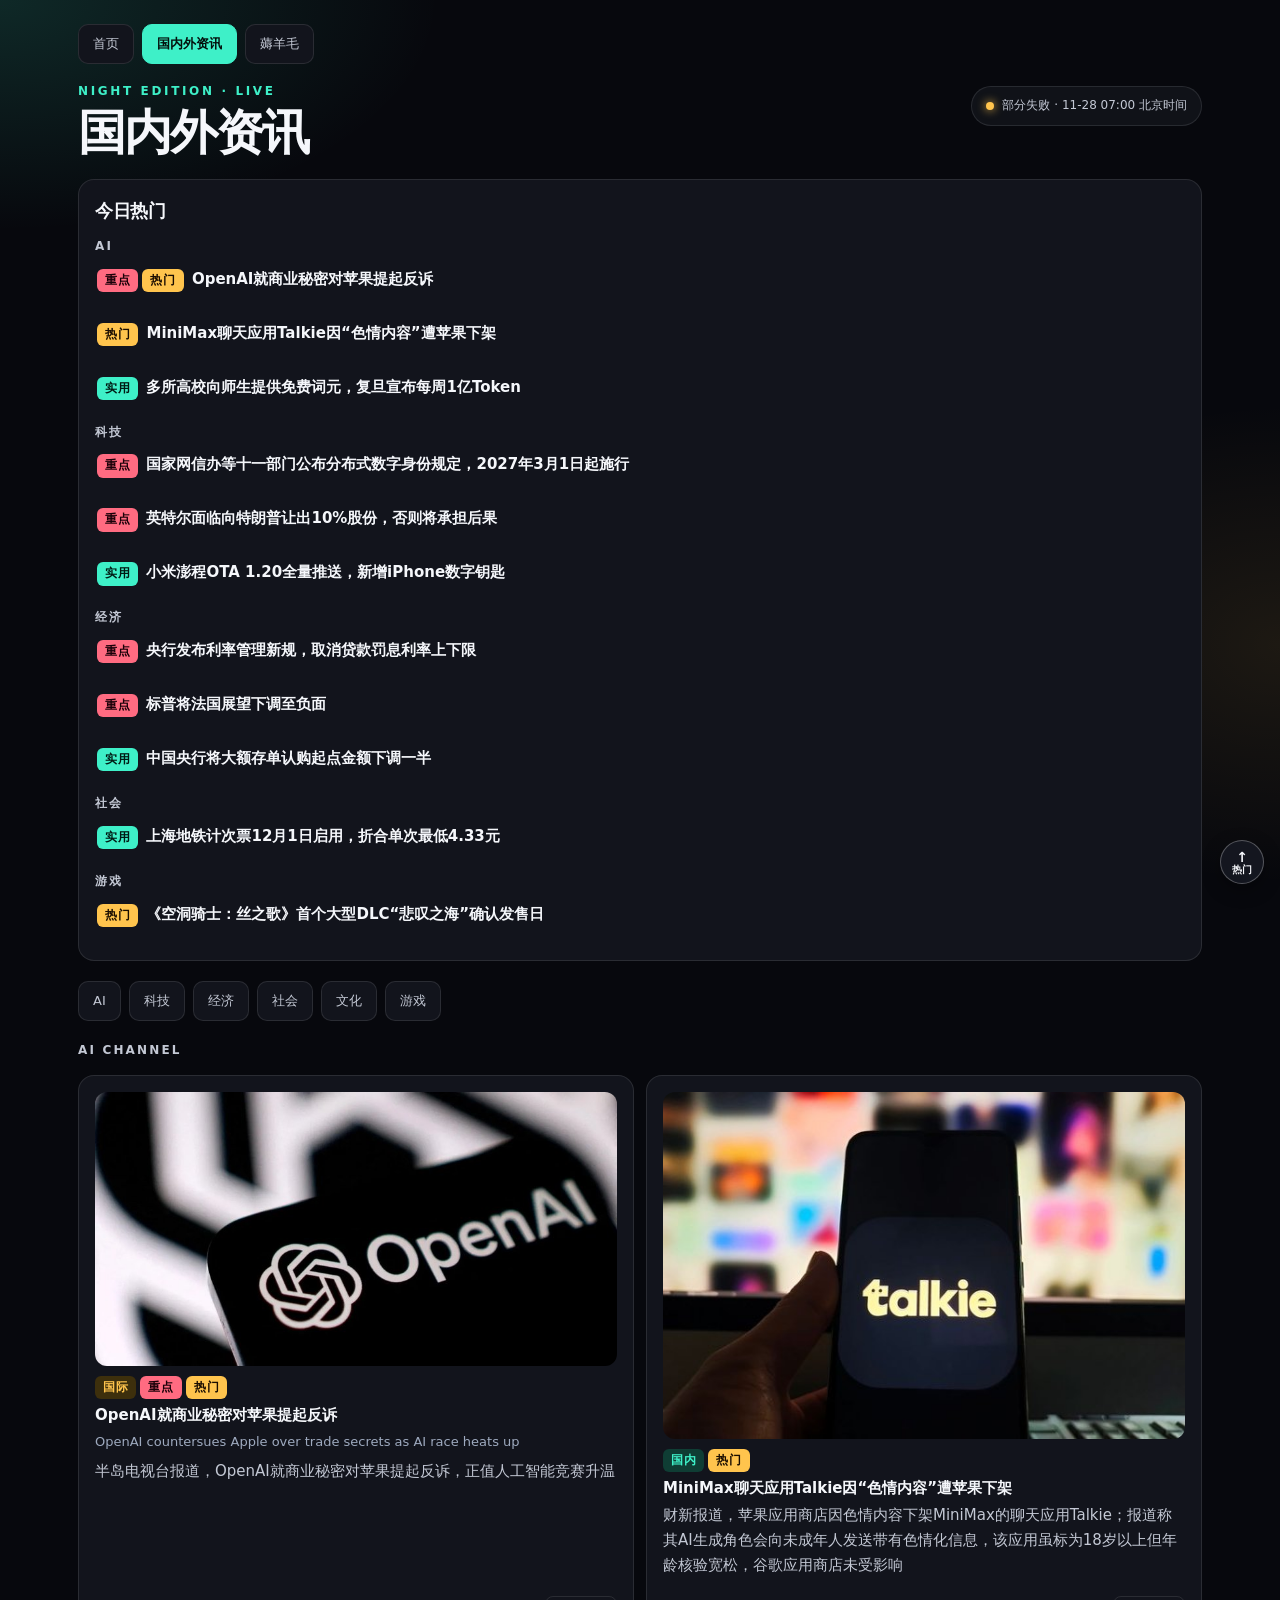
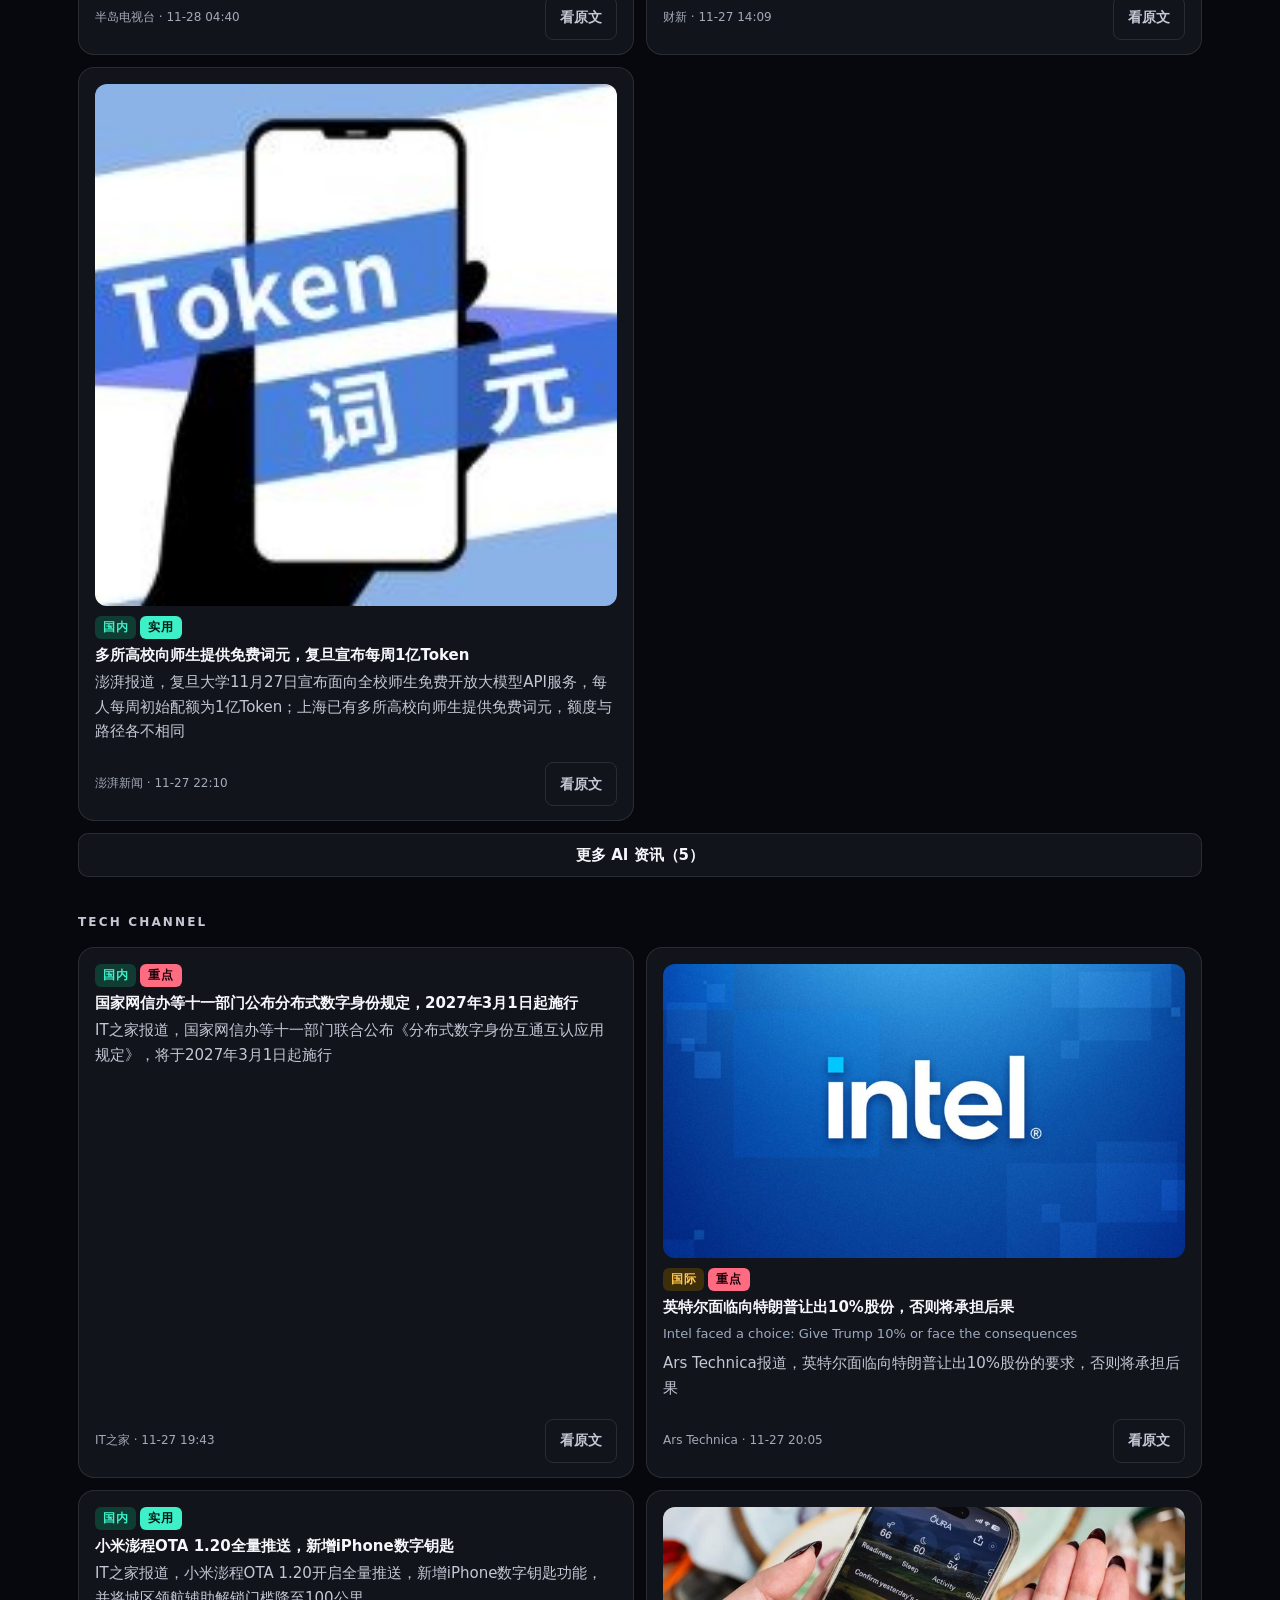
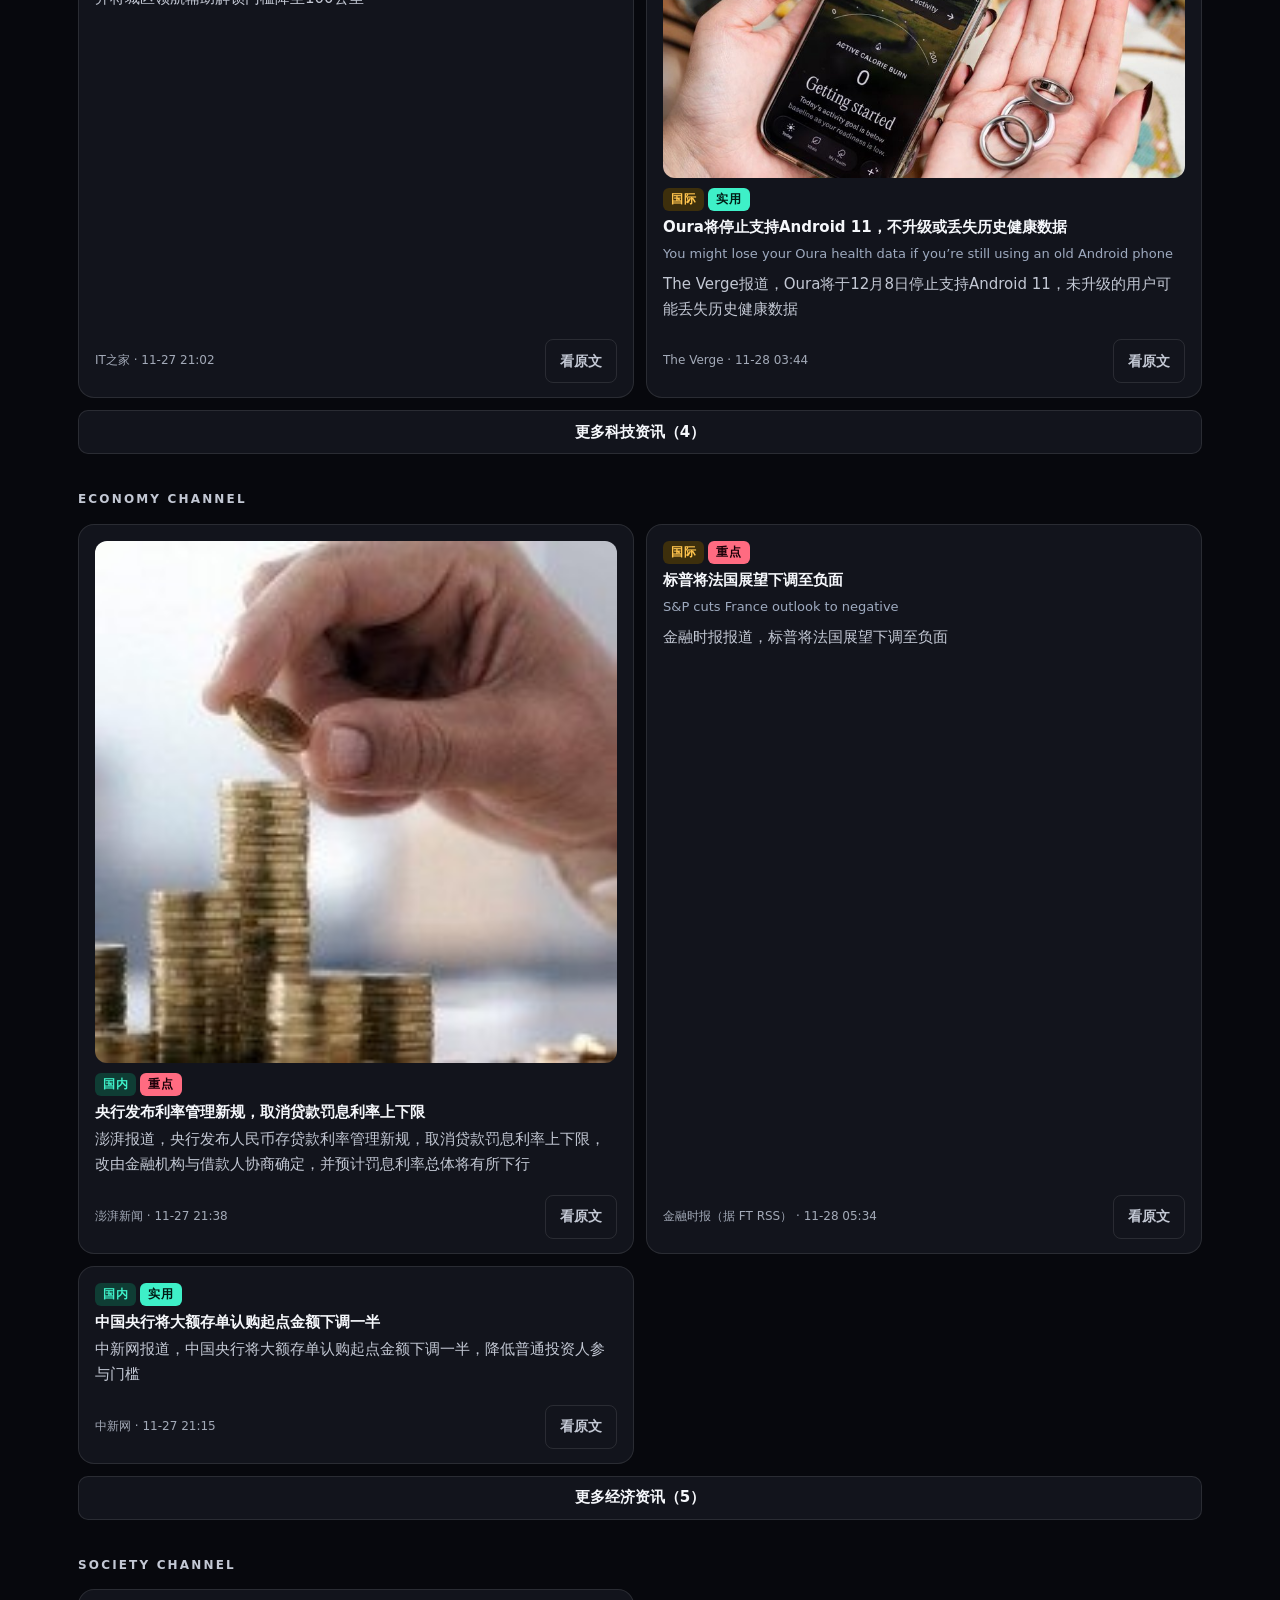
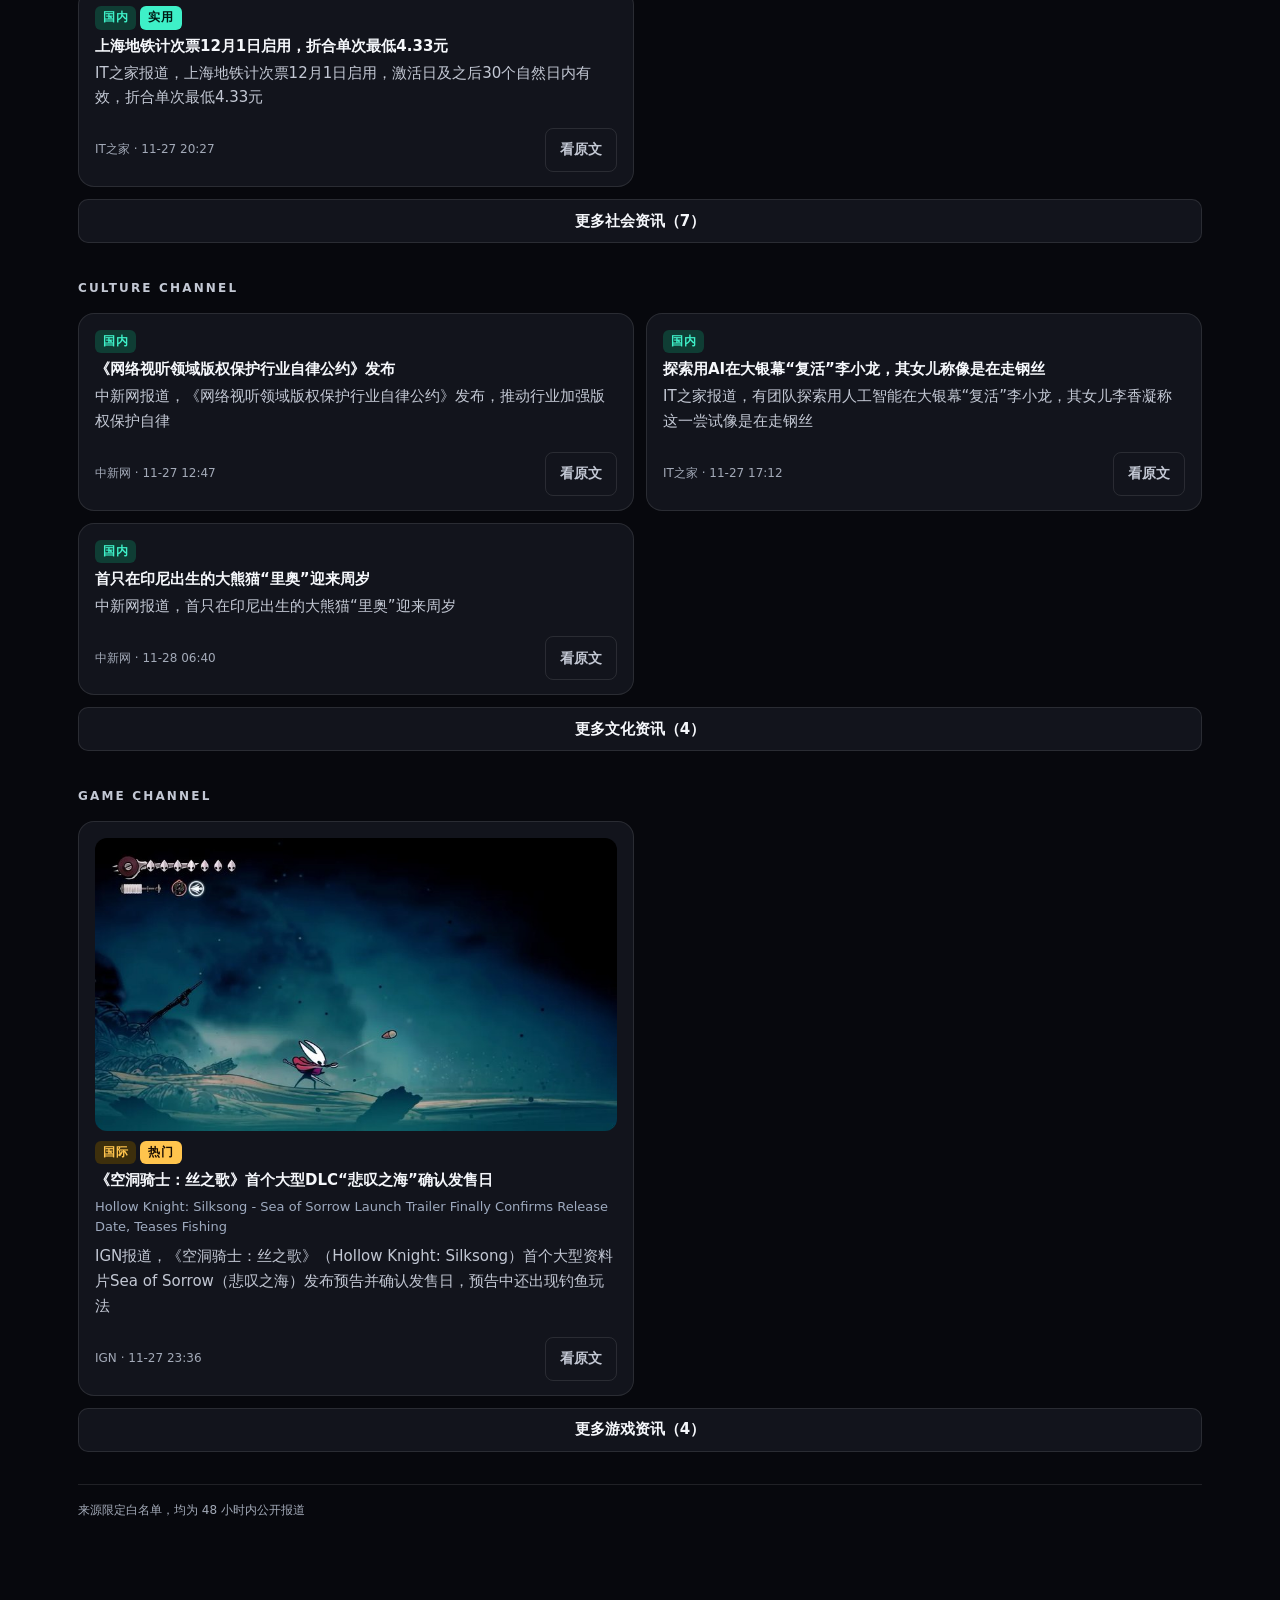
<file: news/index.html>
<!DOCTYPE html>
<html lang="zh-CN">
<head>
  <meta charset="utf-8">
  <meta name="viewport" content="width=device-width, initial-scale=1, viewport-fit=cover">
  <title>国内外资讯 · 夜间版</title>
  <meta name="format-detection" content="telephone=no">
  <meta name="muse-updated" content="更新于 2026-11-28 07:00（北京时间）">
  <meta name="muse-status" content="部分失败">
  <style>/* D 夜间刊 · 公共基础样式 */
:root {
  --bg: #07080d;
  --card: #12141c;
  --line: rgba(255,255,255,.10);
  --text: #f5f7fb;
  --muted: #c3c8d4;
  --mint: #3ef0c8;
  --gold: #ffc44d;
  --rose: #ff6b81;
  --blue: #7cb8ff;
  --sans: "PingFang SC","Hiragino Sans GB","Noto Sans CJK SC","Noto Sans SC","Microsoft YaHei UI","Microsoft YaHei",system-ui,-apple-system,sans-serif;
}
*, *::before, *::after { box-sizing: border-box; }
html { -webkit-text-size-adjust: 100%; background: #07080d; }
html, body { margin: 0; }
body {
  min-height: 100vh;
  background-repeat: no-repeat;
  font-family: var(--sans);
  background:
    radial-gradient(800px 420px at 0% 0%, rgba(62,240,200,.14), transparent 55%) no-repeat,
    radial-gradient(640px 480px at 100% 10%, rgba(255,196,77,.09), transparent 50%) no-repeat,
    var(--bg);
  color: var(--text);
  line-height: 1.65;
}
a { color: inherit; text-decoration: none; }
img { max-width: 100%; height: auto; }

/* ── 通用包裹 ── */
.wrap {
  max-width: 1160px;
  margin: 0 auto;
  padding: 24px 18px 72px;
}
@media (max-width: 700px) {
  .wrap { padding: 16px 14px 56px; }
}

/* ── 顶部区域 ── */
.top {
  display: flex;
  justify-content: space-between;
  gap: 16px;
  flex-wrap: wrap;
  align-items: flex-end;
  margin-bottom: 20px;
}
.kicker {
  font-size: 12px;
  letter-spacing: .22em;
  text-transform: uppercase;
  color: var(--mint);
  font-weight: 700;
  margin: 0 0 4px;
}
h1.page-title {
  margin: 0;
  font-size: clamp(28px, 5vw, 48px);
  letter-spacing: -.04em;
  font-weight: 800;
  line-height: 1.1;
}

/* ── 状态胶囊 ── */
.pill {
  display: inline-flex;
  align-items: center;
  gap: 8px;
  border: 1px solid var(--line);
  background: rgba(18,20,28,.85);
  padding: 8px 14px;
  border-radius: 999px;
  font-size: 12px;
  color: var(--muted);
  min-height: 40px;
  white-space: nowrap;
  flex-shrink: 0;
  align-self: flex-start;
  margin-top: 4px;
}
.pill-dot {
  width: 8px;
  height: 8px;
  border-radius: 50%;
  background: var(--mint);
  box-shadow: 0 0 10px var(--mint);
  flex-shrink: 0;
}
.pill-dot.warn { background: var(--gold); box-shadow: 0 0 10px var(--gold); }
.pill-dot.fail { background: var(--rose); box-shadow: 0 0 10px var(--rose); }

/* ── 导航按钮条（站内切换：首页/资讯/薅羊毛） ── */
.site-nav {
  display: flex;
  gap: 8px;
  flex-wrap: wrap;
  margin: 0 0 18px;
}
.site-nav a {
  display: inline-flex;
  align-items: center;
  min-height: 40px;
  white-space: nowrap;
  border: 1px solid var(--line);
  background: var(--card);
  color: var(--muted);
  border-radius: 10px;
  padding: 6px 14px;
  font-size: 13px;
  text-decoration: none;
  transition: border-color .15s;
}
.site-nav a:hover { border-color: rgba(255,255,255,.3); color: var(--text); }
.site-nav a.current {
  color: #04110d;
  background: var(--mint);
  border-color: var(--mint);
  font-weight: 800;
}

/* ── 试跑样例横幅 ── */
.banner-sample {
  display: inline-flex;
  align-items: center;
  min-height: 32px;
  margin: 0 0 12px;
  padding: 4px 12px;
  border: 1px solid var(--gold);
  color: var(--gold);
  background: rgba(255,196,77,.08);
  border-radius: 8px;
  font-size: 13px;
  font-weight: 700;
  letter-spacing: .06em;
}

/* ── 失败面板 ── */
.fail-panel {
  background: rgba(58,18,24,.5);
  border: 1px solid #7a303c;
  border-radius: 16px;
  padding: 40px 20px;
  text-align: center;
  font-size: 1.15rem;
  color: #ffc1c8;
  font-weight: 700;
}

/* ── 重点徽章 ── */
.badges {
  display: inline-flex;
  gap: 4px;
  flex-wrap: wrap;
  margin-bottom: 6px;
}
.badge {
  display: inline-flex;
  align-items: center;
  font-size: 12px;
  font-weight: 800;
  letter-spacing: .06em;
  padding: 2px 8px;
  border-radius: 6px;
  line-height: 1.6;
}
.badge-important { background: #ff6b81; color: #1a0008; }
.badge-hot       { background: #ffc44d; color: #1a0d00; }
.badge-useful    { background: #3ef0c8; color: #001a14; }

/* ── 原文标题副标题 ── */
.title-en {
  font-size: 13px;
  color: #9eaabf;
  line-height: 1.5;
  margin: 2px 0 8px;
  overflow-wrap: anywhere;
  word-break: break-word;
}

/* ── 页脚 ── */
footer {
  margin-top: 32px;
  padding-top: 16px;
  border-top: 1px solid var(--line);
  color: #a3aab8;
  font-size: 12px;
  line-height: 1.6;
  display: flex;
  flex-direction: column;
  align-items: flex-start;
  gap: 6px;
}
footer p { margin: 0; }
footer .visit-count {
  font-size: 11px;
  color: #8b919e;
  letter-spacing: .02em;
  line-height: 1.6;
  max-width: 100%;
  overflow-wrap: anywhere;
}

/* D 夜间刊 · 资讯页样式 */

/* ── 状态文字（部分失败，inline 在 pill 旁） ── */
.status-partial {
  display: none; /* 在 pill 里已体现，不再单独段落 */
}

/* ── 栏目导航按钮条（AI/科技/… 锚点） ── */
.sec-nav {
  display: flex;
  gap: 8px;
  flex-wrap: wrap;
  margin: 0 0 20px;
}
.sec-nav a {
  display: inline-flex;
  align-items: center;
  min-height: 40px;
  white-space: nowrap;
  border: 1px solid var(--line);
  background: var(--card);
  color: var(--muted);
  border-radius: 10px;
  padding: 6px 14px;
  font-size: 13px;
  text-decoration: none;
  transition: border-color .15s, color .15s;
}
.sec-nav a:hover { border-color: rgba(255,255,255,.3); color: var(--text); }

/* ── 旧 .toc 兼容：隐藏（已被 sec-nav 替代） ── */
.toc { display: none; }

/* ── 栏目区块 ── */
.sections { display: flex; flex-direction: column; gap: 36px; }

.section-header {
  font-size: 12px;
  letter-spacing: .18em;
  text-transform: uppercase;
  color: var(--muted);
  margin: 0 0 14px;
  font-weight: 700;
}

/* ── 国内/国际分区标签行 ── */
.subsection { margin-bottom: 20px; }
.subsection:last-child { margin-bottom: 0; }

/* ── 卡片网格 ── */
.item-grid {
  display: grid;
  grid-template-columns: repeat(2, 1fr);
  gap: 12px;
}
@media (max-width: 700px) {
  .item-grid { grid-template-columns: 1fr; }
}

/* ── 条目卡片 ── */
.item {
  background: var(--card);
  border: 1px solid var(--line);
  border-radius: 16px;
  padding: 16px 16px 14px;
  display: flex;
  flex-direction: column;
  transition: border-color .15s;
}
.item:hover { border-color: rgba(255,255,255,.25); }

/* 分区小标签（AI · 国内） */
.item-tag {
  display: inline-block;
  font-size: 12px;
  font-weight: 800;
  letter-spacing: .08em;
  padding: 3px 8px;
  border-radius: 6px;
  margin-bottom: 7px;
  background: #0f3d34;
  color: var(--mint);
}
.item-tag.intl { background: #3d2f0c; color: var(--gold); }

/* 标题 */
.item h4 {
  margin: 0 0 4px;
  font-size: 15px;
  line-height: 1.4;
  font-weight: 700;
}
.item h4 a {
  color: var(--text);
  text-decoration: none;
}
.item h4 a:hover { color: var(--mint); }

/* 摘要 */
.item .desc {
  margin: 0 0 8px;
  font-size: 15px;
  line-height: 1.65;
  color: var(--muted);
  overflow-wrap: anywhere;
}

/* 风险提示 */
.risk {
  background: rgba(58,18,24,.7);
  color: #ffc1c8;
  border: 1px solid #7a303c;
  border-radius: 8px;
  padding: 5px 10px;
  font-size: 13px;
  font-weight: 700;
  margin: 4px 0 6px;
  display: inline-block;
}
.risk-reason {
  display: block;
  font-size: 12px;
  color: #ffb4b4;
  margin: 0 0 6px;
}

/* 底部：来源·时间 / 打开原文 */
.item-foot {
  margin-top: auto;
  padding-top: 10px;
  font-size: 12px;
  color: #a3aab8;
  display: flex;
  justify-content: space-between;
  align-items: center;
  gap: 8px;
  flex-wrap: wrap;
}
.item-foot .source-time { flex: 1; min-width: 0; overflow: hidden; text-overflow: ellipsis; white-space: nowrap; }

/* 打开原文按钮 */
.open-link {
  display: inline-flex;
  align-items: center;
  min-height: 44px;
  padding: 8px 14px;
  border: 1px solid var(--line);
  border-radius: 8px;
  font-size: 14px;
  font-weight: 600;
  color: var(--muted);
  white-space: nowrap;
  transition: border-color .15s, color .15s;
  flex-shrink: 0;
}
.open-link:hover { border-color: var(--mint); color: var(--mint); }

/* 暂无条目 */
.empty { margin: 0; color: #a3aab8; font-size: 14px; font-style: italic; }

/* 封面任务（第一个最高优先级条目） */
.feat-item {
  display: flex;
  flex-direction: column;
  border: 1px solid rgba(62,240,200,.35);
  background:
    linear-gradient(135deg, rgba(62,240,200,.10), transparent 40%),
    var(--card);
  border-radius: 18px;
  padding: 22px 22px 18px;
  margin-bottom: 20px;
  box-shadow: 0 16px 40px rgba(0,0,0,.35);
}
.feat-item .item-tag { margin-bottom: 10px; }
.feat-item h4 {
  max-width: 820px;
  margin: 6px 0 10px;
  font-size: clamp(20px, 3vw, 32px);
  line-height: 1.25;
  letter-spacing: -.03em;
  font-weight: 800;
}
.feat-item .desc {
  max-width: 760px;
  font-size: 15px;
  line-height: 1.7;
}
.feat-item .item-foot { width: 100%; }


/* ── v2 热门区 / 混排 / 折叠 / 配图 ── */
html { scroll-behavior: smooth; }
.wrap { padding-bottom: 120px; }
@media (max-width: 700px) {
  .wrap { padding-bottom: 120px; }
  .item-foot { padding-right: 60px; }
}

.hot-zone {
  margin: 0 0 20px;
  padding: 18px 16px 10px;
  background: var(--card);
  border: 1px solid var(--line);
  border-radius: 16px;
}
.hot-title {
  margin: 0 0 14px;
  font-size: 18px;
  line-height: 1.4;
  font-weight: 800;
  letter-spacing: -.02em;
}
.hot-group { margin: 0 0 10px; }
.hot-sec {
  font-size: 12px;
  letter-spacing: .18em;
  text-transform: uppercase;
  color: var(--muted);
  margin: 0 0 4px;
  font-weight: 700;
}
.hot-list {
  list-style: none;
  margin: 0;
  padding: 0;
}
.hot-list li + li { margin-top: 10px; }
.hot-link {
  display: flex;
  align-items: flex-start;
  gap: 8px;
  flex-wrap: nowrap;
  min-height: 44px;
  padding: 6px 2px;
  color: var(--text);
  text-decoration: none;
}
.hot-link .badges { flex: 0 0 auto; margin-top: 2px; }
.hot-link:hover .hot-text { color: var(--mint); }
.hot-text {
  flex: 1;
  min-width: 0;
  font-size: 15px;
  line-height: 1.65;
  overflow-wrap: anywhere;
  font-weight: 650;
}
.hot-anchor { height: 0; overflow: hidden; }

/* 标题旁国内/国际徽章（沿用原分区配色，保证对比度） */
.badge-domestic { background: #0f3d34; color: var(--mint); }
.badge-intl { background: #3d2f0c; color: var(--gold); }

.item { scroll-margin-top: 16px; }
.item:target {
  border-color: rgba(62,240,200,.7);
  box-shadow: 0 0 0 3px rgba(62,240,200,.35);
  animation: target-flash 1.8s ease;
}
@keyframes target-flash {
  0% { box-shadow: 0 0 0 6px rgba(62,240,200,.55); }
  100% { box-shadow: 0 0 0 3px rgba(62,240,200,.35); }
}

.item-img {
  width: 100%;
  max-width: 100%;
  height: auto;
  border-radius: 12px;
  margin: 0 0 10px;
  display: block;
  object-fit: cover;
}

.more-box { margin-top: 12px; }
.more-box summary {
  display: flex;
  align-items: center;
  justify-content: center;
  min-height: 44px;
  padding: 8px 14px;
  cursor: pointer;
  border: 1px solid var(--line);
  border-radius: 10px;
  background: var(--card);
  color: var(--text);
  font-size: 15px;
  font-weight: 600;
  list-style: none;
}
.more-box summary::-webkit-details-marker,
.more-box summary::marker { display: none; content: ""; }
.more-box[open] summary { margin-bottom: 12px; }
.more-box .item-grid { margin-top: 0; }

.back-to-hot {
  position: fixed;
  right: 16px;
  bottom: max(16px, env(safe-area-inset-bottom, 0px));
  z-index: 40;
  box-sizing: border-box;
  display: inline-flex;
  flex-direction: column;
  align-items: center;
  justify-content: center;
  gap: 0;
  width: 44px;
  height: 44px;
  min-width: 44px;
  min-height: 44px;
  padding: 4px 0 3px;
  border-radius: 50%;
  background: rgba(26, 29, 40, 0.72);
  border: 1px solid rgba(255,255,255,.28);
  color: #f5f7fb;
  text-decoration: none;
  box-shadow: 0 6px 18px rgba(0,0,0,.35);
  backdrop-filter: blur(6px);
  -webkit-backdrop-filter: blur(6px);
  line-height: 1;
}
.back-to-hot[hidden] { display: none !important; }
.back-to-hot-arrow {
  font-size: 14px;
  line-height: 1;
  font-weight: 700;
}
.back-to-hot-label {
  font-size: 10px;
  line-height: 1.2;
  font-weight: 700;
  letter-spacing: .04em;
}
.back-to-hot:hover { border-color: var(--mint); color: var(--mint); }

/* 展开后：顶部「更多」按钮收起不占位，底部显示「收起」（仅 JS 可用时；无 JS 时仍用顶部按钮收起） */
.collapse-btn { display: none; }
.js .more-box[open] > summary {
  min-height: 0; height: 0; padding: 0; margin: 0; border: 0; overflow: hidden; opacity: 0;
}
.js .more-box[open] .collapse-btn {
  display: flex; align-items: center; justify-content: center; width: 100%;
  min-height: 44px; margin-top: 12px; padding: 8px 14px; cursor: pointer;
  border: 1px solid var(--line); border-radius: 10px; background: var(--card);
  color: var(--text); font-size: 15px; font-weight: 600; font-family: inherit;
}
</style>
</head>
<body>
  <div class="wrap">
    <nav class="site-nav"><a href="../">首页</a><a href="./" class="current">国内外资讯</a><a href="../deals/">薅羊毛</a></nav>
    <header class="top">
      <div>
        <div class="kicker">Night Edition · Live</div>
        <h1 class="page-title">国内外资讯</h1>
      </div>
      <div class="pill"><span class="pill-dot warn"></span>部分失败 · 11-28 07:00 北京时间</div>
    </header>
    
    <section id="hot" class="hot-zone">
<h2 class="hot-title">今日热门</h2>
<div class="hot-group">
<h3 class="hot-sec">AI</h3>
<ul class="hot-list">
<li><a class="hot-link" href="#item-d1e460f6a4ab"><span class="badges"><span class="badge badge-important">重点</span><span class="badge badge-hot">热门</span></span><span class="hot-text">OpenAI就商业秘密对苹果提起反诉</span></a></li>
<li><a class="hot-link" href="#item-18b6131cedbd"><span class="badges"><span class="badge badge-hot">热门</span></span><span class="hot-text">MiniMax聊天应用Talkie因“色情内容”遭苹果下架</span></a></li>
<li><a class="hot-link" href="#item-8317971865a5"><span class="badges"><span class="badge badge-useful">实用</span></span><span class="hot-text">多所高校向师生提供免费词元，复旦宣布每周1亿Token</span></a></li>
</ul></div>
<div class="hot-group">
<h3 class="hot-sec">科技</h3>
<ul class="hot-list">
<li><a class="hot-link" href="#item-e95aeec5b9f3"><span class="badges"><span class="badge badge-important">重点</span></span><span class="hot-text">国家网信办等十一部门公布分布式数字身份规定，2027年3月1日起施行</span></a></li>
<li><a class="hot-link" href="#item-52c34532dbee"><span class="badges"><span class="badge badge-important">重点</span></span><span class="hot-text">英特尔面临向特朗普让出10%股份，否则将承担后果</span></a></li>
<li><a class="hot-link" href="#item-8eb761ccae92"><span class="badges"><span class="badge badge-useful">实用</span></span><span class="hot-text">小米澎程OTA 1.20全量推送，新增iPhone数字钥匙</span></a></li>
</ul></div>
<div class="hot-group">
<h3 class="hot-sec">经济</h3>
<ul class="hot-list">
<li><a class="hot-link" href="#item-f2720dc031d8"><span class="badges"><span class="badge badge-important">重点</span></span><span class="hot-text">央行发布利率管理新规，取消贷款罚息利率上下限</span></a></li>
<li><a class="hot-link" href="#item-02b5e2c3d624"><span class="badges"><span class="badge badge-important">重点</span></span><span class="hot-text">标普将法国展望下调至负面</span></a></li>
<li><a class="hot-link" href="#item-330e4db44278"><span class="badges"><span class="badge badge-useful">实用</span></span><span class="hot-text">中国央行将大额存单认购起点金额下调一半</span></a></li>
</ul></div>
<div class="hot-group">
<h3 class="hot-sec">社会</h3>
<ul class="hot-list">
<li><a class="hot-link" href="#item-581d7fe7a75b"><span class="badges"><span class="badge badge-useful">实用</span></span><span class="hot-text">上海地铁计次票12月1日启用，折合单次最低4.33元</span></a></li>
</ul></div>
<div class="hot-group">
<h3 class="hot-sec">游戏</h3>
<ul class="hot-list">
<li><a class="hot-link" href="#item-37c22e200a86"><span class="badges"><span class="badge badge-hot">热门</span></span><span class="hot-text">《空洞骑士：丝之歌》首个大型DLC“悲叹之海”确认发售日</span></a></li>
</ul></div>
</section>
    <nav class="sec-nav"><a href="#sec-AI">AI</a><a href="#sec-科技">科技</a><a href="#sec-经济">经济</a><a href="#sec-社会">社会</a><a href="#sec-文化">文化</a><a href="#sec-游戏">游戏</a></nav>
    <main>
      <div class="sections">
<section id="sec-AI">
<div class="section-header">AI Channel</div>
<div class="item-grid">
<article class="item" id="item-d1e460f6a4ab" data-tags="important hot">
<img class="item-img" src="../img/2026-11-28-8d197961.jpg" alt="OpenAI就商业秘密对苹果提起反诉">
<span class="badges"><span class="badge badge-intl">国际</span><span class="badge badge-important">重点</span><span class="badge badge-hot">热门</span></span>
<h4><a href="https://www.aljazeera.com/economy/2026/11/27/openai-countersues-apple-over-trade-secrets-as-ai-race-heats-up" target="_blank" rel="noopener noreferrer">OpenAI就商业秘密对苹果提起反诉</a></h4>
<p class="title-en">OpenAI countersues Apple over trade secrets as AI race heats up</p>
<p class="desc">半岛电视台报道，OpenAI就商业秘密对苹果提起反诉，正值人工智能竞赛升温</p>
<div class="item-foot">
<span class="source-time">半岛电视台 · 11-28 04:40</span>
<a class="open-link" href="https://www.aljazeera.com/economy/2026/11/27/openai-countersues-apple-over-trade-secrets-as-ai-race-heats-up" target="_blank" rel="noopener noreferrer">看原文</a>
</div>
</article>
<article class="item" id="item-18b6131cedbd" data-tags="hot">
<img class="item-img" src="../img/2026-11-28-1373bedf.jpg" alt="MiniMax聊天应用Talkie因“色情内容”遭苹果下架">
<span class="badges"><span class="badge badge-domestic">国内</span><span class="badge badge-hot">热门</span></span>
<h4><a href="https://www.caixin.com/2026-11-27/102509252.html" target="_blank" rel="noopener noreferrer">MiniMax聊天应用Talkie因“色情内容”遭苹果下架</a></h4>
<p class="desc">财新报道，苹果应用商店因色情内容下架MiniMax的聊天应用Talkie；报道称其AI生成角色会向未成年人发送带有色情化信息，该应用虽标为18岁以上但年龄核验宽松，谷歌应用商店未受影响</p>
<div class="item-foot">
<span class="source-time">财新 · 11-27 14:09</span>
<a class="open-link" href="https://www.caixin.com/2026-11-27/102509252.html" target="_blank" rel="noopener noreferrer">看原文</a>
</div>
</article>
<article class="item" id="item-8317971865a5" data-tags="useful">
<img class="item-img" src="../img/2026-11-28-319f78ed.jpg" alt="多所高校向师生提供免费词元，复旦宣布每周1亿Token">
<span class="badges"><span class="badge badge-domestic">国内</span><span class="badge badge-useful">实用</span></span>
<h4><a href="https://www.thepaper.cn/newsDetail_forward_34576509" target="_blank" rel="noopener noreferrer">多所高校向师生提供免费词元，复旦宣布每周1亿Token</a></h4>
<p class="desc">澎湃报道，复旦大学11月27日宣布面向全校师生免费开放大模型API服务，每人每周初始配额为1亿Token；上海已有多所高校向师生提供免费词元，额度与路径各不相同</p>
<div class="item-foot">
<span class="source-time">澎湃新闻 · 11-27 22:10</span>
<a class="open-link" href="https://www.thepaper.cn/newsDetail_forward_34576509" target="_blank" rel="noopener noreferrer">看原文</a>
</div>
</article>
</div>
<details class="more-box">
<summary>更多 AI 资讯（5）</summary>
<div class="item-grid">
<article class="item" id="item-6facc2e6d43c" data-tags="">
<span class="badges"><span class="badge badge-domestic">国内</span></span>
<h4><a href="https://www.ithome.com/1/033/649.htm" target="_blank" rel="noopener noreferrer">微信开源WeMM-Ecom多模态基础模型家族，已用于电商数百个流程</a></h4>
<p class="desc">IT之家报道，微信开源WeMM-Ecom多模态基础模型家族，已深度服务微信电商数百个业务流程，可用于商品审核、直播画面识别等，论文、代码和模型已公开</p>
<div class="item-foot">
<span class="source-time">IT之家 · 11-27 18:05</span>
<a class="open-link" href="https://www.ithome.com/1/033/649.htm" target="_blank" rel="noopener noreferrer">看原文</a>
</div>
</article>
<article class="item" id="item-fa92da173da3" data-tags="">
<span class="badges"><span class="badge badge-domestic">国内</span></span>
<h4><a href="https://www.qbitai.com/2026/11/513155.html" target="_blank" rel="noopener noreferrer">腾讯混元发布Hy3D 3.6，称3D生成竞争重点转向“能用”</a></h4>
<p class="desc">量子位报道，腾讯混元发布面向专业3D创作的Hy3D 3.6，优化高模表面、结构与细节，团队表示竞争重点正从“能看”转向“能用”，并提供创作引擎免费体验和腾讯云API</p>
<div class="item-foot">
<span class="source-time">量子位 · 11-27 11:45</span>
<a class="open-link" href="https://www.qbitai.com/2026/11/513155.html" target="_blank" rel="noopener noreferrer">看原文</a>
</div>
</article>
<article class="item" id="item-72217c4b7e47" data-tags="">
<span class="badges"><span class="badge badge-intl">国际</span></span>
<h4><a href="https://huggingface.co/blog/video-trainium3" target="_blank" rel="noopener noreferrer">Hugging Face介绍如何用Trainium3运行LTX-2.5生成视频</a></h4>
<p class="title-en">Taking Trainium3 to the Track: Generating Videos with LTX-2.5</p>
<p class="desc">Hugging Face发布博文，介绍如何使用AWS Trainium3运行LTX-2.5模型生成视频，供开发者参考芯片与视频生成模型的组合实践</p>
<div class="item-foot">
<span class="source-time">Hugging Face · 11-27 08:00</span>
<a class="open-link" href="https://huggingface.co/blog/video-trainium3" target="_blank" rel="noopener noreferrer">看原文</a>
</div>
</article>
<article class="item" id="item-ba0fe173b4d8" data-tags="">
<span class="badges"><span class="badge badge-intl">国际</span></span>
<h4><a href="https://www.ithome.com/1/033/763.htm" target="_blank" rel="noopener noreferrer">防考生利用AI作弊，韩国学校抢购金属探测器</a></h4>
<p class="desc">IT之家报道，为防止考生利用人工智能作弊，韩国学校正在抢购金属探测器</p>
<div class="item-foot">
<span class="source-time">IT之家 · 11-27 22:11</span>
<a class="open-link" href="https://www.ithome.com/1/033/763.htm" target="_blank" rel="noopener noreferrer">看原文</a>
</div>
</article>
<article class="item" id="item-ce5cbdfaa1b5" data-tags="">
<span class="badges"><span class="badge badge-intl">国际</span></span>
<h4><a href="https://huggingface.co/blog/ggml-org/llamacpp-amd-bench" target="_blank" rel="noopener noreferrer">Hugging Face推出面向AMD锐龙和Radeon的llama.cpp基准测试看板</a></h4>
<p class="title-en">Introducing the llama.cpp benchmark dashboard for AMD Ryzen and Radeon</p>
<p class="desc">Hugging Face介绍面向AMD Ryzen（锐龙）和Radeon的llama.cpp基准测试看板，方便开发者比较本地推理性能</p>
<div class="item-foot">
<span class="source-time">Hugging Face · 11-26 19:37</span>
<a class="open-link" href="https://huggingface.co/blog/ggml-org/llamacpp-amd-bench" target="_blank" rel="noopener noreferrer">看原文</a>
</div>
</article>
</div>
<button type="button" class="collapse-btn">收起</button>
</details>
</section>
<section id="sec-科技">
<div class="section-header">Tech Channel</div>
<div class="item-grid">
<article class="item" id="item-e95aeec5b9f3" data-tags="important">
<span class="badges"><span class="badge badge-domestic">国内</span><span class="badge badge-important">重点</span></span>
<h4><a href="https://www.ithome.com/1/033/733.htm" target="_blank" rel="noopener noreferrer">国家网信办等十一部门公布分布式数字身份规定，2027年3月1日起施行</a></h4>
<p class="desc">IT之家报道，国家网信办等十一部门联合公布《分布式数字身份互通互认应用规定》，将于2027年3月1日起施行</p>
<div class="item-foot">
<span class="source-time">IT之家 · 11-27 19:43</span>
<a class="open-link" href="https://www.ithome.com/1/033/733.htm" target="_blank" rel="noopener noreferrer">看原文</a>
</div>
</article>
<article class="item" id="item-52c34532dbee" data-tags="important">
<img class="item-img" src="../img/2026-11-28-a1d94494.jpg" alt="英特尔面临向特朗普让出10%股份，否则将承担后果">
<span class="badges"><span class="badge badge-intl">国际</span><span class="badge badge-important">重点</span></span>
<h4><a href="https://arstechnica.com/tech-policy/2026/11/intel-faced-a-choice-give-trump-10-or-face-the-consequences/" target="_blank" rel="noopener noreferrer">英特尔面临向特朗普让出10%股份，否则将承担后果</a></h4>
<p class="title-en">Intel faced a choice: Give Trump 10% or face the consequences</p>
<p class="desc">Ars Technica报道，英特尔面临向特朗普让出10%股份的要求，否则将承担后果</p>
<div class="item-foot">
<span class="source-time">Ars Technica · 11-27 20:05</span>
<a class="open-link" href="https://arstechnica.com/tech-policy/2026/11/intel-faced-a-choice-give-trump-10-or-face-the-consequences/" target="_blank" rel="noopener noreferrer">看原文</a>
</div>
</article>
<article class="item" id="item-8eb761ccae92" data-tags="useful">
<span class="badges"><span class="badge badge-domestic">国内</span><span class="badge badge-useful">实用</span></span>
<h4><a href="https://www.ithome.com/1/033/747.htm" target="_blank" rel="noopener noreferrer">小米澎程OTA 1.20全量推送，新增iPhone数字钥匙</a></h4>
<p class="desc">IT之家报道，小米澎程OTA 1.20开启全量推送，新增iPhone数字钥匙功能，并将城区领航辅助解锁门槛降至100公里</p>
<div class="item-foot">
<span class="source-time">IT之家 · 11-27 21:02</span>
<a class="open-link" href="https://www.ithome.com/1/033/747.htm" target="_blank" rel="noopener noreferrer">看原文</a>
</div>
</article>
<article class="item" id="item-e2abe831c0c0" data-tags="useful">
<img class="item-img" src="../img/2026-11-28-f61f3229.jpg" alt="Oura将停止支持Android 11，不升级或丢失历史健康数据">
<span class="badges"><span class="badge badge-intl">国际</span><span class="badge badge-useful">实用</span></span>
<h4><a href="https://www.theverge.com/gadgets/1044314/oura-ring-health-data-android-11" target="_blank" rel="noopener noreferrer">Oura将停止支持Android 11，不升级或丢失历史健康数据</a></h4>
<p class="title-en">You might lose your Oura health data if you’re still using an old Android phone</p>
<p class="desc">The Verge报道，Oura将于12月8日停止支持Android 11，未升级的用户可能丢失历史健康数据</p>
<div class="item-foot">
<span class="source-time">The Verge · 11-28 03:44</span>
<a class="open-link" href="https://www.theverge.com/gadgets/1044314/oura-ring-health-data-android-11" target="_blank" rel="noopener noreferrer">看原文</a>
</div>
</article>
</div>
<details class="more-box">
<summary>更多科技资讯（4）</summary>
<div class="item-grid">
<article class="item" id="item-8771b0c58b1a" data-tags="">
<span class="badges"><span class="badge badge-domestic">国内</span></span>
<h4><a href="https://www.ithome.com/1/033/770.htm" target="_blank" rel="noopener noreferrer">我国自主聚变能源解决方案发布工程初步规划，拟分两阶段实施</a></h4>
<p class="desc">IT之家报道，我国自主聚变能源解决方案发布工程初步规划，拟分两个阶段实施</p>
<div class="item-foot">
<span class="source-time">IT之家 · 11-27 22:58</span>
<a class="open-link" href="https://www.ithome.com/1/033/770.htm" target="_blank" rel="noopener noreferrer">看原文</a>
</div>
</article>
<article class="item" id="item-cdaee3f389d7" data-tags="">
<span class="badges"><span class="badge badge-domestic">国内</span></span>
<h4><a href="https://www.chinanews.com.cn/gn/2026/11-27/10739085.shtml" target="_blank" rel="noopener noreferrer">中国成功发射遥感五十号04星</a></h4>
<p class="desc">中新网报道，中国成功发射遥感五十号04星，用于国土普查、农作物估产和防灾减灾</p>
<div class="item-foot">
<span class="source-time">中新网 · 11-27 22:33</span>
<a class="open-link" href="https://www.chinanews.com.cn/gn/2026/11-27/10739085.shtml" target="_blank" rel="noopener noreferrer">看原文</a>
</div>
</article>
<article class="item" id="item-35f5215bfd74" data-tags="">
<span class="badges"><span class="badge badge-intl">国际</span></span>
<h4><a href="https://www.theverge.com/tech/1044612/allstate-has-been-suffering-an-outage-since-monday" target="_blank" rel="noopener noreferrer">美国保险公司Allstate自周一起系统故障持续</a></h4>
<p class="title-en">Allstate has been suffering an outage since Monday</p>
<p class="desc">The Verge报道，美国保险公司Allstate自周一以来系统故障持续，影响用户服务</p>
<div class="item-foot">
<span class="source-time">The Verge · 11-28 05:52</span>
<a class="open-link" href="https://www.theverge.com/tech/1044612/allstate-has-been-suffering-an-outage-since-monday" target="_blank" rel="noopener noreferrer">看原文</a>
</div>
</article>
<article class="item" id="item-488cd77c917c" data-tags="">
<span class="badges"><span class="badge badge-intl">国际</span></span>
<h4><a href="https://www.bbc.co.uk/news/articles/cwp836l8n1jgo" target="_blank" rel="noopener noreferrer">美国批准SpaceX向太空发射一百万颗数据卫星的计划</a></h4>
<p class="title-en">US approves SpaceX plan to send a million data satellites to space</p>
<p class="desc">BBC报道，美国批准SpaceX向太空发射一百万颗数据卫星的计划</p>
<div class="item-foot">
<span class="source-time">BBC · 11-26 08:07</span>
<a class="open-link" href="https://www.bbc.co.uk/news/articles/cwp836l8n1jgo" target="_blank" rel="noopener noreferrer">看原文</a>
</div>
</article>
</div>
<button type="button" class="collapse-btn">收起</button>
</details>
</section>
<section id="sec-经济">
<div class="section-header">Economy Channel</div>
<div class="item-grid">
<article class="item" id="item-f2720dc031d8" data-tags="important">
<img class="item-img" src="../img/2026-11-28-cfd8673f.jpg" alt="央行发布利率管理新规，取消贷款罚息利率上下限">
<span class="badges"><span class="badge badge-domestic">国内</span><span class="badge badge-important">重点</span></span>
<h4><a href="https://www.thepaper.cn/newsDetail_forward_34576324" target="_blank" rel="noopener noreferrer">央行发布利率管理新规，取消贷款罚息利率上下限</a></h4>
<p class="desc">澎湃报道，央行发布人民币存贷款利率管理新规，取消贷款罚息利率上下限，改由金融机构与借款人协商确定，并预计罚息利率总体将有所下行</p>
<div class="item-foot">
<span class="source-time">澎湃新闻 · 11-27 21:38</span>
<a class="open-link" href="https://www.thepaper.cn/newsDetail_forward_34576324" target="_blank" rel="noopener noreferrer">看原文</a>
</div>
</article>
<article class="item" id="item-02b5e2c3d624" data-tags="important">
<span class="badges"><span class="badge badge-intl">国际</span><span class="badge badge-important">重点</span></span>
<h4><a href="https://www.ft.com/content/4e16110a-9604-4455-8557-4edece5df01a" target="_blank" rel="noopener noreferrer">标普将法国展望下调至负面</a></h4>
<p class="title-en">S&amp;P cuts France outlook to negative</p>
<p class="desc">金融时报报道，标普将法国展望下调至负面</p>
<div class="item-foot">
<span class="source-time">金融时报（据 FT RSS） · 11-28 05:34</span>
<a class="open-link" href="https://www.ft.com/content/4e16110a-9604-4455-8557-4edece5df01a" target="_blank" rel="noopener noreferrer">看原文</a>
</div>
</article>
<article class="item" id="item-330e4db44278" data-tags="useful">
<span class="badges"><span class="badge badge-domestic">国内</span><span class="badge badge-useful">实用</span></span>
<h4><a href="https://www.chinanews.com.cn/cj/2026/11-27/10739059.shtml" target="_blank" rel="noopener noreferrer">中国央行将大额存单认购起点金额下调一半</a></h4>
<p class="desc">中新网报道，中国央行将大额存单认购起点金额下调一半，降低普通投资人参与门槛</p>
<div class="item-foot">
<span class="source-time">中新网 · 11-27 21:15</span>
<a class="open-link" href="https://www.chinanews.com.cn/cj/2026/11-27/10739059.shtml" target="_blank" rel="noopener noreferrer">看原文</a>
</div>
</article>
</div>
<details class="more-box">
<summary>更多经济资讯（5）</summary>
<div class="item-grid">
<article class="item" id="item-8ab2ea1421e2" data-tags="">
<span class="badges"><span class="badge badge-domestic">国内</span></span>
<h4><a href="https://www.caixin.com/2026-11-27/102509392.html" target="_blank" rel="noopener noreferrer">美团外卖业务现拐点，收入超预期、利润同比转正</a></h4>
<p class="desc">财新报道，美团外卖业务现拐点，收入超预期、利润同比转正</p>
<div class="item-foot">
<span class="source-time">财新 · 11-27 21:23</span>
<a class="open-link" href="https://www.caixin.com/2026-11-27/102509392.html" target="_blank" rel="noopener noreferrer">看原文</a>
</div>
</article>
<article class="item" id="item-c022ad762cc0" data-tags="">
<span class="badges"><span class="badge badge-domestic">国内</span></span>
<h4><a href="https://www.ithome.com/1/033/767.htm" target="_blank" rel="noopener noreferrer">恒大汽车：港交所决定取消上市地位，最快12月14日摘牌</a></h4>
<p class="desc">IT之家报道，恒大汽车称香港联交所上市委员会决定取消公司的上市地位，最快12月14日摘牌</p>
<div class="item-foot">
<span class="source-time">IT之家 · 11-27 22:38</span>
<a class="open-link" href="https://www.ithome.com/1/033/767.htm" target="_blank" rel="noopener noreferrer">看原文</a>
</div>
</article>
<article class="item" id="item-b1b8815fa295" data-tags="">
<span class="badges"><span class="badge badge-intl">国际</span></span>
<h4><a href="https://www.ft.com/content/b80e6259-dca8-4da3-962d-402106a3cd81" target="_blank" rel="noopener noreferrer">美国科技股在最新市场波动中上涨</a></h4>
<p class="title-en">US tech stocks rise in latest market swing</p>
<p class="desc">金融时报报道，美国科技股在最新市场波动中上涨</p>
<div class="item-foot">
<span class="source-time">金融时报（据 FT RSS） · 11-28 04:08</span>
<a class="open-link" href="https://www.ft.com/content/b80e6259-dca8-4da3-962d-402106a3cd81" target="_blank" rel="noopener noreferrer">看原文</a>
</div>
</article>
<article class="item" id="item-68b47f609d4c" data-tags="">
<span class="badges"><span class="badge badge-intl">国际</span></span>
<h4><a href="https://www.bbc.co.uk/news/articles/ck2057x387ego" target="_blank" rel="noopener noreferrer">英国将支付“参与费”以落实英欧协议</a></h4>
<p class="title-en">UK to pay &#x27;participation&#x27; fee to deliver EU deals</p>
<p class="desc">BBC报道，英国将支付“参与费”（participation fee）以落实与欧盟的协议</p>
<div class="item-foot">
<span class="source-time">BBC · 11-27 07:17</span>
<a class="open-link" href="https://www.bbc.co.uk/news/articles/ck2057x387ego" target="_blank" rel="noopener noreferrer">看原文</a>
</div>
</article>
<article class="item" id="item-0d062057fb62" data-tags="">
<span class="badges"><span class="badge badge-intl">国际</span></span>
<h4><a href="https://www.bbc.co.uk/news/articles/cwg5r02zel9qo" target="_blank" rel="noopener noreferrer">数百万人平均每月按揭还款将增加100英镑</a></h4>
<p class="title-en">Millions of people to see average monthly mortgage payments rise by £100</p>
<p class="desc">BBC报道，数百万人的平均每月按揭还款将增加100英镑</p>
<div class="item-foot">
<span class="source-time">BBC · 11-26 22:00</span>
<a class="open-link" href="https://www.bbc.co.uk/news/articles/cwg5r02zel9qo" target="_blank" rel="noopener noreferrer">看原文</a>
</div>
</article>
</div>
<button type="button" class="collapse-btn">收起</button>
</details>
</section>
<section id="sec-社会">
<div class="section-header">Society Channel</div>
<div class="item-grid">
<article class="item" id="item-581d7fe7a75b" data-tags="useful">
<span class="badges"><span class="badge badge-domestic">国内</span><span class="badge badge-useful">实用</span></span>
<h4><a href="https://www.ithome.com/1/033/741.htm" target="_blank" rel="noopener noreferrer">上海地铁计次票12月1日启用，折合单次最低4.33元</a></h4>
<p class="desc">IT之家报道，上海地铁计次票12月1日启用，激活日及之后30个自然日内有效，折合单次最低4.33元</p>
<div class="item-foot">
<span class="source-time">IT之家 · 11-27 20:27</span>
<a class="open-link" href="https://www.ithome.com/1/033/741.htm" target="_blank" rel="noopener noreferrer">看原文</a>
</div>
</article>
</div>
<details class="more-box">
<summary>更多社会资讯（7）</summary>
<div class="item-grid">
<article class="item" id="item-42000cf69c6a" data-tags="">
<span class="badges"><span class="badge badge-domestic">国内</span></span>
<h4><a href="https://www.ithome.com/1/033/732.htm" target="_blank" rel="noopener noreferrer">网信办：超64%成年公民具备初级及以上数字素养，近半数具备人工智能素养</a></h4>
<p class="desc">IT之家报道，网信办称我国超64%成年公民具备初级及以上数字素养与技能，近半数具备人工智能素养</p>
<div class="item-foot">
<span class="source-time">IT之家 · 11-27 19:25</span>
<a class="open-link" href="https://www.ithome.com/1/033/732.htm" target="_blank" rel="noopener noreferrer">看原文</a>
</div>
</article>
<article class="item" id="item-99c31da75135" data-tags="">
<span class="badges"><span class="badge badge-domestic">国内</span></span>
<h4><a href="https://www.chinanews.com.cn/sh/2026/11-27/10738957.shtml" target="_blank" rel="noopener noreferrer">山东通报基建项目底座缺陷调查结果：问题属实，追责17人</a></h4>
<p class="desc">中新网报道，山东通报基建项目底座缺陷调查结果，问题属实，追责17人</p>
<div class="item-foot">
<span class="source-time">中新网 · 11-27 19:13</span>
<a class="open-link" href="https://www.chinanews.com.cn/sh/2026/11-27/10738957.shtml" target="_blank" rel="noopener noreferrer">看原文</a>
</div>
</article>
<article class="item" id="item-5eaf1611a939" data-tags="">
<span class="badges"><span class="badge badge-domestic">国内</span></span>
<h4><a href="https://www.chinanews.com.cn/sh/2026/11-27/10738981.shtml" target="_blank" rel="noopener noreferrer">今年以来全国共办理生态环境行政处罚案件3.8万余件</a></h4>
<p class="desc">中新网报道，今年以来全国共办理生态环境行政处罚案件3.8万余件</p>
<div class="item-foot">
<span class="source-time">中新网 · 11-27 20:07</span>
<a class="open-link" href="https://www.chinanews.com.cn/sh/2026/11-27/10738981.shtml" target="_blank" rel="noopener noreferrer">看原文</a>
</div>
</article>
<article class="item" id="item-26b255e513f0" data-tags="">
<span class="badges"><span class="badge badge-intl">国际</span></span>
<h4><a href="https://www.bbc.co.uk/news/articles/c820q9wgrpyyo" target="_blank" rel="noopener noreferrer">泽连斯基接受BBC采访：称美国过于关注中东、对俄施压不够</a></h4>
<p class="title-en">Zelensky tells BBC US too focused on Middle East and not pushing Russia hard enough</p>
<p class="desc">BBC报道，乌克兰总统泽连斯基接受BBC采访时称，美国过于关注中东，对俄罗斯施压力度不够</p>
<div class="item-foot">
<span class="source-time">BBC · 11-27 06:41</span>
<a class="open-link" href="https://www.bbc.co.uk/news/articles/c820q9wgrpyyo" target="_blank" rel="noopener noreferrer">看原文</a>
</div>
</article>
<article class="item" id="item-2b7b1c2eba50" data-tags="">
<span class="badges"><span class="badge badge-intl">国际</span></span>
<h4><a href="https://www.bbc.co.uk/news/articles/cq3dgpy9lem3o" target="_blank" rel="noopener noreferrer">加拿大最高法院大体维持魁北克公职人员宗教标志禁令</a></h4>
<p class="title-en">Canada&#x27;s top court largely upholds Quebec ban on religious symbols for public servants</p>
<p class="desc">BBC报道，加拿大最高法院大体维持魁北克对公职人员佩戴宗教标志的禁令</p>
<div class="item-foot">
<span class="source-time">BBC · 11-27 22:55</span>
<a class="open-link" href="https://www.bbc.co.uk/news/articles/cq3dgpy9lem3o" target="_blank" rel="noopener noreferrer">看原文</a>
</div>
</article>
<article class="item" id="item-81bc9cef6e08" data-tags="">
<span class="badges"><span class="badge badge-intl">国际</span></span>
<h4><a href="https://www.aljazeera.com/news/2026/11/27/us-military-says-it-disabled-merchant-ship-trying-to-breach-iran-blockade" target="_blank" rel="noopener noreferrer">美军称已使一艘试图突破伊朗封锁的商船丧失行动能力</a></h4>
<p class="title-en">US military says it disabled merchant ship trying to breach Iran blockade</p>
<p class="desc">半岛电视台报道，美军称已使一艘试图突破伊朗封锁的商船丧失行动能力</p>
<div class="item-foot">
<span class="source-time">半岛电视台 · 11-28 06:22</span>
<a class="open-link" href="https://www.aljazeera.com/news/2026/11/27/us-military-says-it-disabled-merchant-ship-trying-to-breach-iran-blockade" target="_blank" rel="noopener noreferrer">看原文</a>
</div>
</article>
<article class="item" id="item-f505f9a693de" data-tags="">
<span class="badges"><span class="badge badge-intl">国际</span></span>
<h4><a href="https://www.aljazeera.com/news/2026/11/27/putin-unveils-new-russian-nuclear-powered-submarine-with-hypersonic-weapons" target="_blank" rel="noopener noreferrer">普京亮相俄罗斯新型核动力潜艇，并配备高超声速武器</a></h4>
<p class="title-en">Putin unveils new Russian nuclear-powered submarine with hypersonic weapons</p>
<p class="desc">半岛电视台报道，普京亮相俄罗斯新型核动力潜艇，并称其配备高超声速武器</p>
<div class="item-foot">
<span class="source-time">半岛电视台 · 11-28 04:39</span>
<a class="open-link" href="https://www.aljazeera.com/news/2026/11/27/putin-unveils-new-russian-nuclear-powered-submarine-with-hypersonic-weapons" target="_blank" rel="noopener noreferrer">看原文</a>
</div>
</article>
</div>
<button type="button" class="collapse-btn">收起</button>
</details>
</section>
<section id="sec-文化">
<div class="section-header">Culture Channel</div>
<div class="item-grid">
<article class="item" id="item-22522d55a0ca" data-tags="">
<span class="badges"><span class="badge badge-domestic">国内</span></span>
<h4><a href="https://www.chinanews.com.cn/cul/2026/11-27/10738649.shtml" target="_blank" rel="noopener noreferrer">《网络视听领域版权保护行业自律公约》发布</a></h4>
<p class="desc">中新网报道，《网络视听领域版权保护行业自律公约》发布，推动行业加强版权保护自律</p>
<div class="item-foot">
<span class="source-time">中新网 · 11-27 12:47</span>
<a class="open-link" href="https://www.chinanews.com.cn/cul/2026/11-27/10738649.shtml" target="_blank" rel="noopener noreferrer">看原文</a>
</div>
</article>
<article class="item" id="item-e8ec10ec0d36" data-tags="">
<span class="badges"><span class="badge badge-domestic">国内</span></span>
<h4><a href="https://www.ithome.com/1/033/612.htm" target="_blank" rel="noopener noreferrer">探索用AI在大银幕“复活”李小龙，其女儿称像是在走钢丝</a></h4>
<p class="desc">IT之家报道，有团队探索用人工智能在大银幕“复活”李小龙，其女儿李香凝称这一尝试像是在走钢丝</p>
<div class="item-foot">
<span class="source-time">IT之家 · 11-27 17:12</span>
<a class="open-link" href="https://www.ithome.com/1/033/612.htm" target="_blank" rel="noopener noreferrer">看原文</a>
</div>
</article>
<article class="item" id="item-3cab6a5ba68e" data-tags="">
<span class="badges"><span class="badge badge-domestic">国内</span></span>
<h4><a href="https://www.chinanews.com.cn/sh/2026/11-28/10739093.shtml" target="_blank" rel="noopener noreferrer">首只在印尼出生的大熊猫“里奥”迎来周岁</a></h4>
<p class="desc">中新网报道，首只在印尼出生的大熊猫“里奥”迎来周岁</p>
<div class="item-foot">
<span class="source-time">中新网 · 11-28 06:40</span>
<a class="open-link" href="https://www.chinanews.com.cn/sh/2026/11-28/10739093.shtml" target="_blank" rel="noopener noreferrer">看原文</a>
</div>
</article>
</div>
<details class="more-box">
<summary>更多文化资讯（4）</summary>
<div class="item-grid">
<article class="item" id="item-11945d4bbf19" data-tags="">
<span class="badges"><span class="badge badge-domestic">国内</span></span>
<h4><a href="https://www.chinanews.com.cn/cul/2026/11-27/10739077.shtml" target="_blank" rel="noopener noreferrer">中国国家博物馆馆藏珠玉珍品在成都展出</a></h4>
<p class="desc">中新网报道，中国国家博物馆馆藏珠玉珍品在成都展出</p>
<div class="item-foot">
<span class="source-time">中新网 · 11-27 21:51</span>
<a class="open-link" href="https://www.chinanews.com.cn/cul/2026/11-27/10739077.shtml" target="_blank" rel="noopener noreferrer">看原文</a>
</div>
</article>
<article class="item" id="item-c4493a434b7f" data-tags="">
<span class="badges"><span class="badge badge-intl">国际</span></span>
<h4><a href="https://www.ign.com/articles/denis-villeneuve-was-deeply-disappointed-by-disneys-decision-to-release-avengers-doomsday-on-the-same-day-as-dune-part-three" target="_blank" rel="noopener noreferrer">维伦纽夫对《复盟：毁灭之日》与《沙丘3》同日上映深感失望</a></h4>
<p class="title-en">&#x27;I Hope We Will Survive&#x27; — Denis Villeneuve Was &#x27;Deeply Disappointed&#x27; by Disney&#x27;s Decision to Release Avengers: Doomsday on the Same Day as Dune: Part Three</p>
<p class="desc">IGN报道，导演丹尼斯·维伦纽夫对迪士尼将《复仇者联盟：毁灭之日》（Avengers: Doomsday）与《沙丘：第三部》安排同日上映深感失望</p>
<div class="item-foot">
<span class="source-time">IGN · 11-28 00:48</span>
<a class="open-link" href="https://www.ign.com/articles/denis-villeneuve-was-deeply-disappointed-by-disneys-decision-to-release-avengers-doomsday-on-the-same-day-as-dune-part-three" target="_blank" rel="noopener noreferrer">看原文</a>
</div>
</article>
<article class="item" id="item-5e10410e5d95" data-tags="">
<span class="badges"><span class="badge badge-intl">国际</span></span>
<h4><a href="https://www.bbc.co.uk/news/articles/cmlyd76kyx44o" target="_blank" rel="noopener noreferrer">法院裁定德帕迪约须就2018年涉嫌强奸案出庭受审</a></h4>
<p class="title-en">Gérard Depardieu to stand trial for alleged rape of actress in 2018, court rules</p>
<p class="desc">BBC报道，法院裁定热拉尔·德帕迪约（Gérard Depardieu）须就2018年涉嫌强奸一名女演员一案出庭受审</p>
<div class="item-foot">
<span class="source-time">BBC · 11-26 22:44</span>
<a class="open-link" href="https://www.bbc.co.uk/news/articles/cmlyd76kyx44o" target="_blank" rel="noopener noreferrer">看原文</a>
</div>
</article>
<article class="item" id="item-564a1633bad1" data-tags="">
<span class="badges"><span class="badge badge-intl">国际</span></span>
<h4><a href="https://www.bbc.co.uk/news/articles/cmn50ezxdnewo" target="_blank" rel="noopener noreferrer">早期超级模特维鲁施卡去世，享年87岁</a></h4>
<p class="title-en">Veruschka: Striking images of one of the first supermodels, who has died aged 87</p>
<p class="desc">BBC报道，早期超级模特之一维鲁施卡（Veruschka）去世，享年87岁</p>
<div class="item-foot">
<span class="source-time">BBC · 11-26 18:32</span>
<a class="open-link" href="https://www.bbc.co.uk/news/articles/cmn50ezxdnewo" target="_blank" rel="noopener noreferrer">看原文</a>
</div>
</article>
</div>
<button type="button" class="collapse-btn">收起</button>
</details>
</section>
<section id="sec-游戏">
<div class="section-header">Game Channel</div>
<div class="item-grid">
<article class="item" id="item-37c22e200a86" data-tags="hot">
<img class="item-img" src="../img/2026-11-28-57ffd74e.jpg" alt="《空洞骑士：丝之歌》首个大型DLC“悲叹之海”确认发售日">
<span class="badges"><span class="badge badge-intl">国际</span><span class="badge badge-hot">热门</span></span>
<h4><a href="https://www.ign.com/articles/hollow-knight-silksong-dlc-sea-of-sorrow-release-date" target="_blank" rel="noopener noreferrer">《空洞骑士：丝之歌》首个大型DLC“悲叹之海”确认发售日</a></h4>
<p class="title-en">Hollow Knight: Silksong - Sea of Sorrow Launch Trailer Finally Confirms Release Date, Teases Fishing</p>
<p class="desc">IGN报道，《空洞骑士：丝之歌》（Hollow Knight: Silksong）首个大型资料片Sea of Sorrow（悲叹之海）发布预告并确认发售日，预告中还出现钓鱼玩法</p>
<div class="item-foot">
<span class="source-time">IGN · 11-27 23:36</span>
<a class="open-link" href="https://www.ign.com/articles/hollow-knight-silksong-dlc-sea-of-sorrow-release-date" target="_blank" rel="noopener noreferrer">看原文</a>
</div>
</article>
</div>
<details class="more-box">
<summary>更多游戏资讯（4）</summary>
<div class="item-grid">
<article class="item" id="item-5f85df9425ed" data-tags="">
<span class="badges"><span class="badge badge-domestic">国内</span></span>
<h4><a href="https://www.chinanews.com.cn/cul/2026/11-27/10738800.shtml" target="_blank" rel="noopener noreferrer">北京首次举办游戏年会，集中启动三项重点产业项目</a></h4>
<p class="desc">中新网报道，北京首次举办游戏年会，集中启动三项重点产业项目</p>
<div class="item-foot">
<span class="source-time">中新网 · 11-27 16:27</span>
<a class="open-link" href="https://www.chinanews.com.cn/cul/2026/11-27/10738800.shtml" target="_blank" rel="noopener noreferrer">看原文</a>
</div>
</article>
<article class="item" id="item-1749fd4c8655" data-tags="">
<span class="badges"><span class="badge badge-intl">国际</span></span>
<h4><a href="https://www.eurogamer.net/warframe-tau-dev-stream-december-9th" target="_blank" rel="noopener noreferrer">《Warframe》Tau更新被开发商称体量几乎相当于一部续作</a></h4>
<p class="title-en">Digital Extremes says Warframe&#x27;s imminent Tau update is practically big enough to be a sequel as it reveals new details, including dog walking</p>
<p class="desc">Eurogamer报道，Digital Extremes称《Warframe》即将到来的Tau更新体量几乎相当于一部续作，并公布包括遛狗在内的新细节</p>
<div class="item-foot">
<span class="source-time">Eurogamer · 11-28 04:00</span>
<a class="open-link" href="https://www.eurogamer.net/warframe-tau-dev-stream-december-9th" target="_blank" rel="noopener noreferrer">看原文</a>
</div>
</article>
<article class="item" id="item-28f81806591e" data-tags="">
<span class="badges"><span class="badge badge-intl">国际</span></span>
<h4><a href="https://www.eurogamer.net/marvelous-developer-volentary-redundancy-amidst-console-business-restructuring" target="_blank" rel="noopener noreferrer">牧场物语开发商Marvelous推出自愿离职方案，计划减员65人</a></h4>
<p class="title-en">Marvelous, developer of the Story of Seasons series, opens up voluntary redundancy scheme as it seeks to reduce headcount by 65 employees</p>
<p class="desc">Eurogamer报道，牧场物语系列开发商Marvelous推出自愿离职方案，寻求减少65名员工</p>
<div class="item-foot">
<span class="source-time">Eurogamer · 11-27 17:52</span>
<a class="open-link" href="https://www.eurogamer.net/marvelous-developer-volentary-redundancy-amidst-console-business-restructuring" target="_blank" rel="noopener noreferrer">看原文</a>
</div>
</article>
<article class="item" id="item-ecb9c21ce78b" data-tags="">
<span class="badges"><span class="badge badge-intl">国际</span></span>
<h4><a href="https://www.bbc.co.uk/news/articles/ckp80d8vz1ego" target="_blank" rel="noopener noreferrer">《GTA6》在创纪录发售后冲上音乐榜前列</a></h4>
<p class="title-en">GTA 6 crashes into top end of music chart after its record launch</p>
<p class="desc">BBC报道，《GTA6》（Grand Theft Auto VI）在创纪录发售后冲上音乐榜前列</p>
<div class="item-foot">
<span class="source-time">BBC · 11-28 00:18</span>
<a class="open-link" href="https://www.bbc.co.uk/news/articles/ckp80d8vz1ego" target="_blank" rel="noopener noreferrer">看原文</a>
</div>
</article>
</div>
<button type="button" class="collapse-btn">收起</button>
</details>
</section>
</div>
    </main>
    <footer>
      <p>来源限定白名单，均为 48 小时内公开报道</p>
      <p class="visit-count" id="busuanzi_container_page_pv" style="display:none">本页访问 <span id="busuanzi_value_page_pv"></span> 次 · 访客 <span id="busuanzi_value_site_uv"></span> 人</p>
    </footer>
  </div>
  <a class="back-to-hot" href="#hot" aria-label="回到热门"><span class="back-to-hot-arrow" aria-hidden="true">↑</span><span class="back-to-hot-label">热门</span></a>
  <script>
  (function () {
    document.documentElement.classList.add("js");
    var boxes = document.querySelectorAll(".more-box");
    for (var i = 0; i < boxes.length; i++) {
      (function (box) {
        var c = box.querySelector(".collapse-btn");
        if (!c) return;
        c.addEventListener("click", function () {
          box.open = false;
          var sm = box.querySelector("summary");
          if (sm && sm.scrollIntoView) sm.scrollIntoView({ block: "center" });
        });
      })(boxes[i]);
    }
  })();
  (function () {
    var btn = document.querySelector(".back-to-hot");
    var hot = document.querySelector(".hot-zone");
    if (!btn || !hot || !("IntersectionObserver" in window)) return;
    var io = new IntersectionObserver(function (entries) {
      var e = entries[0];
      if (!e) return;
      if (e.isIntersecting) btn.setAttribute("hidden", "");
      else btn.removeAttribute("hidden");
    }, { threshold: 0 });
    io.observe(hot);
  })();
  </script>
<script async src="https://busuanzi.ibruce.info/busuanzi/2.3/busuanzi.pure.mini.js"></script>
</body>
</html>
</file>
